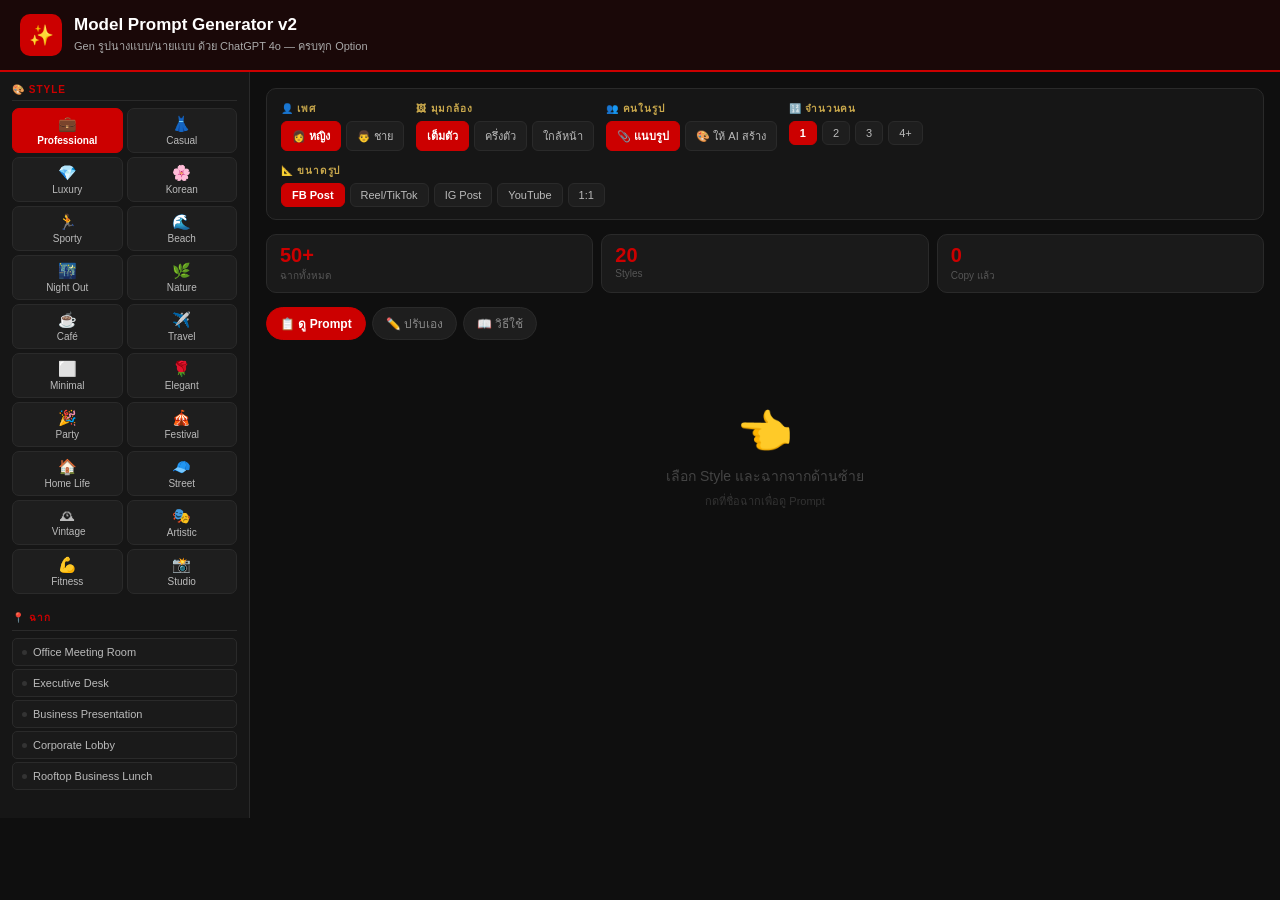
<file: index.html>
<!DOCTYPE html>
<html lang="th">
<head>
<meta charset="UTF-8">
<meta name="viewport" content="width=device-width, initial-scale=1.0">
<title>Model Prompt Generator v2</title>
<style>
*{box-sizing:border-box;margin:0;padding:0}
body{font-family:Arial,sans-serif;background:#0f0f0f;color:#f0f0f0}
.header{background:#1a0808;border-bottom:2px solid #CC0000;padding:14px 20px;display:flex;align-items:center;gap:12px}
.header-icon{width:42px;height:42px;background:#CC0000;border-radius:10px;display:flex;align-items:center;justify-content:center;font-size:20px;flex-shrink:0}
.header h1{font-size:17px;font-weight:700;color:#fff}
.header p{font-size:11px;color:#aaa;margin-top:2px}
.layout{display:flex}
.sidebar{width:250px;min-width:250px;background:#161616;border-right:1px solid #2a2a2a;padding:12px;overflow-y:auto}
.sidebar-label{font-size:10px;font-weight:700;color:#CC0000;text-transform:uppercase;letter-spacing:1px;margin-bottom:7px;padding-bottom:5px;border-bottom:1px solid #2a2a2a}
.sidebar-section{margin-bottom:16px}
.style-grid{display:grid;grid-template-columns:1fr 1fr;gap:4px}
.style-btn{background:#1e1e1e;border:1px solid #2a2a2a;border-radius:7px;padding:6px 4px;cursor:pointer;text-align:center;font-size:10px;color:#bbb;transition:all .15s}
.style-btn:hover{border-color:#CC0000;color:#fff;background:#2a1010}
.style-btn.active{background:#CC0000;border-color:#CC0000;color:#fff;font-weight:700}
.style-icon{font-size:15px;display:block;margin-bottom:2px}
.scene-list{display:flex;flex-direction:column;gap:3px}
.scene-item{background:#1a1a1a;border:1px solid #2a2a2a;border-radius:5px;padding:7px 9px;cursor:pointer;font-size:11px;color:#bbb;display:flex;align-items:center;gap:6px;transition:all .15s}
.scene-item:hover{background:#252525;border-color:#444;color:#fff}
.scene-item.active{background:#2a0808;border-color:#CC0000;color:#ff8080;font-weight:600}
.scene-dot{width:5px;height:5px;border-radius:50%;background:#333;flex-shrink:0}
.scene-item.active .scene-dot{background:#CC0000}
.content{flex:1;padding:16px;min-width:0}
/* Options bar */
.options-bar{background:#161616;border:1px solid #2a2a2a;border-radius:10px;padding:12px 14px;margin-bottom:14px;display:flex;flex-wrap:wrap;gap:12px;align-items:flex-start}
.opt-group{display:flex;flex-direction:column;gap:5px;min-width:120px}
.opt-label{font-size:10px;font-weight:700;color:#C9A84C;text-transform:uppercase;letter-spacing:.8px}
.opt-row{display:flex;gap:5px;flex-wrap:wrap}
.opt-btn{background:#1e1e1e;border:1px solid #2a2a2a;border-radius:6px;padding:5px 10px;font-size:11px;color:#bbb;cursor:pointer;transition:all .15s;white-space:nowrap}
.opt-btn:hover{border-color:#555;color:#fff}
.opt-btn.active{background:#CC0000;border-color:#CC0000;color:#fff;font-weight:700}
.opt-btn.active-blue{background:#1a237e;border-color:#3f51b5;color:#90caf9;font-weight:700}
/* Tabs */
.tab-row{display:flex;gap:6px;margin-bottom:14px;flex-wrap:wrap}
.tab-btn{background:#1e1e1e;border:1px solid #2a2a2a;border-radius:20px;padding:6px 13px;font-size:12px;color:#888;cursor:pointer;transition:all .15s}
.tab-btn:hover{border-color:#555;color:#fff}
.tab-btn.active{background:#CC0000;border-color:#CC0000;color:#fff;font-weight:700}
/* Stats */
.stats-row{display:flex;gap:8px;margin-bottom:14px}
.stat-card{background:#1a1a1a;border:1px solid #2a2a2a;border-radius:10px;padding:9px 13px;flex:1}
.stat-num{font-size:20px;font-weight:800;color:#CC0000}
.stat-label{font-size:10px;color:#555;margin-top:1px}
/* Prompt card */
.prompt-card{background:#161616;border:1px solid #2a2a2a;border-radius:12px;padding:18px}
.prompt-header{display:flex;justify-content:space-between;align-items:flex-start;margin-bottom:12px}
.prompt-title{font-size:16px;font-weight:700;color:#fff}
.prompt-subtitle{font-size:11px;color:#888;margin-top:2px}
.prompt-badge{background:#CC0000;color:#fff;font-size:11px;font-weight:700;padding:3px 9px;border-radius:20px;white-space:nowrap}
.section-label{font-size:10px;font-weight:700;color:#C9A84C;text-transform:uppercase;letter-spacing:1px}
.prompt-text{background:#0d0d0d;border:1px solid #2a2a2a;border-radius:8px;padding:13px;font-size:12px;line-height:1.8;color:#ddd;font-family:'Courier New',monospace;white-space:pre-wrap;word-break:break-word;margin-bottom:12px}
/* Thai summary */
.thai-summary{background:#0d1a0d;border:1px solid #1a3a1a;border-radius:8px;padding:12px;margin-bottom:12px}
.thai-summary-title{font-size:10px;font-weight:700;color:#4CAF50;text-transform:uppercase;letter-spacing:1px;margin-bottom:8px}
.thai-row{display:flex;gap:7px;margin-bottom:6px;align-items:flex-start}
.thai-tag{background:#1a3a1a;color:#4CAF50;font-size:10px;font-weight:700;padding:2px 7px;border-radius:10px;white-space:nowrap;flex-shrink:0;min-width:52px;text-align:center}
.thai-val{font-size:12px;color:#c8e6c9;line-height:1.4}
/* BG Upload */
.bg-upload-section{background:#0a0a1a;border:1px solid #2a2a3a;border-radius:8px;padding:12px;margin-bottom:12px}
.bg-upload-title{font-size:10px;font-weight:700;color:#7986CB;text-transform:uppercase;letter-spacing:1px;margin-bottom:8px}
.bg-upload-area{border:2px dashed #2a2a3a;border-radius:7px;padding:12px;text-align:center;cursor:pointer;transition:all .2s}
.bg-upload-area:hover,.bg-upload-area.has-image{border-color:#7986CB;background:#0d0d22}
.bg-preview{display:flex;align-items:center;gap:9px}
.bg-preview-img{width:55px;height:40px;object-fit:cover;border-radius:5px;border:1px solid #2a2a3a}
.bg-preview-info{flex:1;text-align:left}
.bg-preview-name{font-size:11px;color:#fff;font-weight:600}
.bg-preview-sub{font-size:10px;color:#777;margin-top:1px}
.bg-clear-btn{background:none;border:1px solid #333;border-radius:5px;color:#888;font-size:11px;padding:3px 7px;cursor:pointer}
.bg-clear-btn:hover{border-color:#CC0000;color:#CC0000}
.bg-placeholder{color:#555;font-size:12px}
.bg-placeholder span{display:block;font-size:20px;margin-bottom:3px}
.bg-note{font-size:10px;color:#444;margin-top:6px}
/* Buttons */
.btn-row{display:flex;gap:7px;flex-wrap:wrap}
.btn{border:none;border-radius:7px;padding:8px 14px;font-size:12px;font-weight:600;cursor:pointer;transition:all .15s}
.btn-primary{background:#CC0000;color:#fff}
.btn-primary:hover{background:#aa0000}
.btn-secondary{background:#1e1e1e;border:1px solid #333;color:#ccc}
.btn-secondary:hover{background:#282828;color:#fff}
.btn-gold{background:#C9A84C;color:#000}
.btn-gold:hover{background:#b8963e}
/* Custom form */
.custom-card{background:#161616;border:1px solid #2a2a2a;border-radius:12px;padding:18px}
.custom-card h3{font-size:13px;font-weight:700;color:#C9A84C;margin-bottom:12px}
.input-grid{display:grid;grid-template-columns:1fr 1fr;gap:9px;margin-bottom:12px}
.input-group{display:flex;flex-direction:column;gap:4px}
.input-label{font-size:10px;color:#777;font-weight:700;text-transform:uppercase}
.input-field{background:#0d0d0d;border:1px solid #2a2a2a;border-radius:6px;padding:7px 9px;font-size:12px;color:#fff;outline:none;width:100%;transition:border .15s}
.input-field:focus{border-color:#CC0000}
.input-field option{background:#1a1a1a}
/* Howto */
.howto-card{background:#161616;border:1px solid #2a2a2a;border-radius:12px;padding:18px}
.howto-card h3{font-size:13px;font-weight:700;color:#C9A84C;margin-bottom:12px}
.step{margin-bottom:10px;font-size:13px;color:#ccc;line-height:1.6}
.step strong{color:#CC0000}
.tip-box{background:#0d0d0d;border:1px solid #2a2a2a;border-radius:7px;padding:12px;margin-top:12px}
.tip-title{color:#C9A84C;font-weight:700;font-size:12px;margin-bottom:7px}
.tip{font-size:11px;color:#aaa;margin-bottom:4px}
/* Toast */
.toast{position:fixed;bottom:18px;right:18px;background:#C9A84C;color:#000;padding:9px 16px;border-radius:7px;font-size:13px;font-weight:700;opacity:0;transition:opacity .3s;pointer-events:none;z-index:9999}
.toast.show{opacity:1}
.divider{border:none;border-top:1px solid #2a2a2a;margin:12px 0}
.empty-state{text-align:center;padding:50px 20px;color:#444}
.empty-icon{font-size:44px;margin-bottom:9px}
/* Size info badge */
.size-badge{display:inline-flex;align-items:center;gap:5px;background:#0d1a2a;border:1px solid #1a3a5a;border-radius:6px;padding:4px 10px;font-size:11px;color:#90caf9;margin-top:8px}
</style>
</head>
<body>
<div class="header">
  <div class="header-icon">✨</div>
  <div><h1>Model Prompt Generator v2</h1><p>Gen รูปนางแบบ/นายแบบ ด้วย ChatGPT 4o — ครบทุก Option</p></div>
</div>

<div class="layout">
<div class="sidebar">
  <div class="sidebar-section">
    <div class="sidebar-label">🎨 Style</div>
    <div class="style-grid" id="styleGrid"></div>
  </div>
  <div class="sidebar-section">
    <div class="sidebar-label">📍 ฉาก</div>
    <div class="scene-list" id="sceneList"></div>
  </div>
</div>

<div class="content">
  <!-- OPTIONS BAR -->
  <div class="options-bar">
    <div class="opt-group">
      <div class="opt-label">👤 เพศ</div>
      <div class="opt-row">
        <div class="opt-btn active" id="g-female" onclick="setGender('female')">👩 หญิง</div>
        <div class="opt-btn" id="g-male" onclick="setGender('male')">👨 ชาย</div>
      </div>
    </div>
    <div class="opt-group">
      <div class="opt-label">🖼 มุมกล้อง</div>
      <div class="opt-row">
        <div class="opt-btn active" id="fr-full" onclick="setFrame('full')">เต็มตัว</div>
        <div class="opt-btn" id="fr-half" onclick="setFrame('half')">ครึ่งตัว</div>
        <div class="opt-btn" id="fr-close" onclick="setFrame('close')">ใกล้หน้า</div>
      </div>
    </div>
    <div class="opt-group">
      <div class="opt-label">👥 คนในรูป</div>
      <div class="opt-row">
        <div class="opt-btn active" id="sub-ref" onclick="setSubject('ref')">📎 แนบรูป</div>
        <div class="opt-btn" id="sub-gen" onclick="setSubject('gen')">🎨 ให้ AI สร้าง</div>
      </div>
    </div>
    <div class="opt-group" id="countGroup">
      <div class="opt-label">🔢 จำนวนคน</div>
      <div class="opt-row">
        <div class="opt-btn active" id="cnt-1" onclick="setCount(1)">1</div>
        <div class="opt-btn" id="cnt-2" onclick="setCount(2)">2</div>
        <div class="opt-btn" id="cnt-3" onclick="setCount(3)">3</div>
        <div class="opt-btn" id="cnt-4" onclick="setCount(4)">4+</div>
      </div>
    </div>
    <div class="opt-group">
      <div class="opt-label">📐 ขนาดรูป</div>
      <div class="opt-row">
        <div class="opt-btn active" id="sz-fb" onclick="setSize('fb')">FB Post</div>
        <div class="opt-btn" id="sz-reel" onclick="setSize('reel')">Reel/TikTok</div>
        <div class="opt-btn" id="sz-ig" onclick="setSize('ig')">IG Post</div>
        <div class="opt-btn" id="sz-yt" onclick="setSize('yt')">YouTube</div>
        <div class="opt-btn" id="sz-sq" onclick="setSize('sq')">1:1</div>
      </div>
    </div>
  </div>

  <div class="stats-row">
    <div class="stat-card"><div class="stat-num" id="statScenes">120+</div><div class="stat-label">ฉากทั้งหมด</div></div>
    <div class="stat-card"><div class="stat-num">20</div><div class="stat-label">Styles</div></div>
    <div class="stat-card"><div class="stat-num" id="statCopied">0</div><div class="stat-label">Copy แล้ว</div></div>
  </div>

  <div class="tab-row">
    <div class="tab-btn active" id="tab-prompt" onclick="setTab('prompt')">📋 ดู Prompt</div>
    <div class="tab-btn" id="tab-custom" onclick="setTab('custom')">✏️ ปรับเอง</div>
    <div class="tab-btn" id="tab-howto" onclick="setTab('howto')">📖 วิธีใช้</div>
  </div>

  <div id="view-prompt">
    <div id="promptOutput">
      <div class="empty-state"><div class="empty-icon">👈</div><p style="font-size:14px;margin-bottom:5px">เลือก Style และฉากจากด้านซ้าย</p><p style="font-size:11px;color:#333">กดที่ชื่อฉากเพื่อดู Prompt</p></div>
    </div>
  </div>

  <div id="view-custom" style="display:none">
    <div class="custom-card">
      <h3>✏️ ปรับ Prompt เองได้ทุกส่วน</h3>
      <div class="input-grid">
        <div class="input-group"><div class="input-label">ทรงผม</div>
          <select class="input-field" id="c-hair">
            <option value="long straight black hair, middle parted">ยาวตรง สีดำ</option>
            <option value="short bob cut, jet black, sleek">บ็อบสั้น สีดำ</option>
            <option value="long wavy hair with caramel highlights">ยาวหยัก ไฮไลต์</option>
            <option value="high sleek ponytail">หางม้าสูง</option>
            <option value="messy bun with face-framing strands">มวยสูง</option>
            <option value="pixie cut, sleek and edgy">พิกซี่สั้น</option>
            <option value="braided ponytail">เปียหางม้า</option>
            <option value="shoulder-length with curtain bangs">ประบ่า ม่านหน้า</option>
            <option value="short textured undercut, modern">ทรงสั้น Undercut ชาย</option>
            <option value="medium length side-parted, neat">กลางแสกข้าง เรียบ ชาย</option>
            <option value="short crew cut, professional">ทรงสั้นชาย Professional</option>
          </select>
        </div>
        <div class="input-group"><div class="input-label">การแต่งหน้า/หน้า</div>
          <select class="input-field" id="c-makeup">
            <option value="natural minimal makeup, dewy glass skin">เนเชอรัล กลอส</option>
            <option value="full glam, bold red lips, sculpted contour">Full glam ลิปแดง</option>
            <option value="Korean glass skin, gradient pink lips">Korean glass skin</option>
            <option value="smokey eye, nude matte lips">Smokey eye</option>
            <option value="fresh no-makeup look">No-makeup look</option>
            <option value="sun-kissed bronzed glow">Bronzed glow</option>
            <option value="clean groomed look, light foundation, defined brows">ชายแต่งหน้าเบา</option>
            <option value="natural masculine skin, slight groom">ชายหน้าธรรมชาติ</option>
          </select>
        </div>
        <div class="input-group"><div class="input-label">เสื้อผ้า</div>
          <select class="input-field" id="c-outfit">
            <option value="crisp white blazer with tailored black trousers">สูทขาว กางเกงดำ</option>
            <option value="deep red elegant evening gown">เดรสยาวสีแดง</option>
            <option value="casual white t-shirt with light blue jeans">ยีนส์ เสื้อยืดขาว</option>
            <option value="floral wrap midi dress in soft pink">เดรสลายดอก</option>
            <option value="sporty activewear set in coral and white">ชุดกีฬาสีคอรัล</option>
            <option value="navy blue business suit, white shirt, tie">สูทกรมท่าชาย ไทด์</option>
            <option value="casual smart-casual outfit, chinos and polo shirt">Polo + กางเกง Chinos</option>
            <option value="streetwear outfit, oversized hoodie, cargo pants">Streetwear Hoodie Cargo</option>
          </select>
        </div>
        <div class="input-group"><div class="input-label">ฉาก</div>
          <select class="input-field" id="c-scene">
            <option value="modern glass office with city skyline view">ออฟฟิศกระจก วิวเมือง</option>
            <option value="luxury hotel lobby with marble floors">ล็อบบี้โรงแรมหรู</option>
            <option value="cozy outdoor café terrace with lush greenery">คาเฟ่กลางแจ้ง</option>
            <option value="tropical beach with crystal clear turquoise water">ชายหาดทะเลใส</option>
            <option value="rooftop restaurant at golden hour">Rooftop ยามพระอาทิตย์ตก</option>
            <option value="minimalist white photography studio">สตูดิโอขาว</option>
            <option value="night city streets with neon lights">เมืองกลางคืน นีออน</option>
          </select>
        </div>
        <div class="input-group"><div class="input-label">แสง</div>
          <select class="input-field" id="c-light">
            <option value="warm golden hour sunlight">Golden hour</option>
            <option value="soft professional studio strobe lighting">Studio strobe</option>
            <option value="bright natural daylight, fresh and airy">แสงธรรมชาติ</option>
            <option value="moody dramatic side lighting">Dramatic moody</option>
            <option value="cool blue night lighting">Night blue</option>
          </select>
        </div>
        <div class="input-group"><div class="input-label">โพส</div>
          <select class="input-field" id="c-pose">
            <option value="confident smile, looking directly at camera">มั่นใจ มองกล้อง</option>
            <option value="candid natural laugh">หัวเราะธรรมชาติ</option>
            <option value="sitting gracefully, hands folded">นั่งอย่างสง่า</option>
            <option value="walking forward naturally">กำลังเดิน</option>
            <option value="standing with one hand on hip">มือเท้าสะเอว</option>
          </select>
        </div>
      </div>
      <div class="btn-row" style="margin-bottom:12px">
        <button class="btn btn-primary" onclick="genCustom()">✨ สร้าง Prompt</button>
        <button class="btn btn-secondary" onclick="randomCustom()">🎲 สุ่มทั้งหมด</button>
      </div>
      <div id="customOut"></div>
    </div>
  </div>

  <div id="view-howto" style="display:none">
    <div class="howto-card">
      <h3>📖 วิธีใช้งาน</h3>
      <div class="step"><strong>Step 1:</strong> ตั้งค่า Option ด้านบน — เพศ / มุมกล้อง / จำนวนคน / ขนาดรูป</div>
      <div class="step"><strong>Step 2:</strong> เลือก Style ซ้ายบน → กดชื่อฉาก → ดู Prompt ขึ้นมาทางขวา</div>
      <div class="step"><strong>Step 3:</strong> (ถ้า "แนบรูป") เปิด ChatGPT → กด 📎 แนบรูปนางแบบ/นายแบบ</div>
      <div class="step"><strong>Step 4:</strong> กด "📋 Copy Prompt" → วางใน ChatGPT → Enter</div>
      <div class="tip-box">
        <div class="tip-title">💡 Tips</div>
        <div class="tip">• "แนบรูป" = ChatGPT จะล็อกหน้าตามรูปที่คุณแนบ</div>
        <div class="tip">• "ให้ AI สร้าง" = ChatGPT จะสร้างตัวละครใหม่ตามที่ระบุใน Prompt</div>
        <div class="tip">• ถ้าหน้าเปลี่ยน เพิ่ม: "MUST keep identical face from photo"</div>
        <div class="tip">• แนบรูปฉากหลังได้ในช่อง "พื้นหลังที่ต้องการ"</div>
      </div>
    </div>
  </div>
</div>
</div>

<div class="toast" id="toast">✅ Copy แล้ว! ไปวางใน ChatGPT ได้เลย</div>
<script>
// ===== GLOBAL STATE =====
var gender = 'female';
var frame = 'full';
var subject = 'ref';
var count = 1;
var imgSize = 'fb';
var currentStyle = 'professional';
var currentScene = null;
var currentTab = 'prompt';
var copiedCount = 0;
var bgImageData = null;
var bgImageName = '';

// ===== SIZE CONFIG =====
var SIZES = {
  fb:   { label:'Facebook Post', ratio:'4:5', px:'1080x1350px', note:'โพสต์ Facebook แนวตั้ง' },
  reel: { label:'Reel / TikTok', ratio:'9:16', px:'1080x1920px', note:'Reels, TikTok, Shorts' },
  ig:   { label:'IG Square', ratio:'1:1', px:'1080x1080px', note:'Instagram โพสต์สี่เหลี่ยม' },
  yt:   { label:'YouTube Thumbnail', ratio:'16:9', px:'1280x720px', note:'YouTube thumbnail' },
  sq:   { label:'Square 1:1', ratio:'1:1', px:'1080x1080px', note:'ทั่วไป Square' }
};

// ===== DATA =====
var DATA = {
  professional: { label:"💼 Professional", scenes: [
    { name:"Office Meeting Room", hair:"High sleek ponytail, jet black", makeup:"Natural professional makeup, neutral lips", outfit:"Crisp white blouse, tailored navy blazer, pearl earrings", scene:"Modern glass meeting room, city skyline view", light:"Soft natural daylight, floor-to-ceiling windows", pose:"Standing confidently, arms crossed, slight smile", th_hair:"หางม้าสูง เรียบ สีดำ", th_makeup:"เนเชอรัล คิ้วชัด ลิปนู้ด", th_outfit:"เสื้อเชิ้ตขาว สูทกรมท่า ต่างหูมุก", th_scene:"ห้องประชุมกระจก วิวเมือง", th_light:"แสงธรรมชาตินุ่ม", th_pose:"ยืนมั่นใจ แขนกอด ยิ้มเบา" },
    { name:"Executive Desk", hair:"Shoulder-length blowout, dark brown", makeup:"Polished makeup, muted rose lips", outfit:"Burgundy structured blazer, silk blouse, gold jewelry", scene:"Luxurious executive office, bookshelves, desk lamp", light:"Warm tungsten lamp mixed with daylight", pose:"Sitting at desk, hands clasped, confident eye contact", th_hair:"ประบ่า บลอว์เอาต์ น้ำตาลเข้ม", th_makeup:"คอนทัวร์เบา ลิปชมพูอมแดง", th_outfit:"สูทเบอร์กันดี เสื้อไหม เครื่องทอง", th_scene:"ห้องทำงาน Executive โต๊ะไม้ ชั้นหนังสือ", th_light:"ไฟโคมอบอุ่น + แสงธรรมชาติ", th_pose:"นั่งโต๊ะ มือประกบ มองกล้อง" },
    { name:"Business Presentation", hair:"Side-parted, long straight, jet black", makeup:"Bold red lip, defined eye makeup", outfit:"Charcoal grey power suit, white shirt, pointed heels", scene:"Modern conference room, presentation screen", light:"Bright even overhead corporate lighting", pose:"Standing beside screen, one hand pointing", th_hair:"แสกข้าง ยาวตรง ดำสนิท", th_makeup:"ลิปแดงจัด ตาชัด", th_outfit:"สูทเทาเข้ม เสื้อขาว รองเท้าหัวแหลม", th_scene:"ห้องประชุม มีจอ Presentation", th_light:"แสงออฟฟิศสว่างสม่ำเสมอ", th_pose:"ยืนชี้จอ ดูมีส่วนร่วม" },
    { name:"Corporate Lobby", hair:"French twist updo, elegant", makeup:"Gold shimmer eyeshadow, nude glossy lips", outfit:"Black structured midi dress, gold earrings, strapped heels", scene:"Grand lobby, marble floors, modern art installation", light:"Dramatic architectural lighting", pose:"Walking through lobby, portfolio in hand", th_hair:"มวยฝรั่งเศส หรูหรา", th_makeup:"อายแชโดว์ทอง ลิปนู้ดกลอส", th_outfit:"เดรสดำ ต่างหูทองใหญ่ รองเท้าสายรัด", th_scene:"ล็อบบี้บริษัท พื้นหินอ่อน งานศิลป์", th_light:"ไฟสถาปัตย์ ขาวเย็น + อุ่น", th_pose:"เดินแบบ candid พอร์ตโฟลิโอในมือ" },
    { name:"Rooftop Business Lunch", hair:"Low chignon bun, gold clip", makeup:"Warm glowy makeup, berry stained lips", outfit:"Camel wrap dress, blazer draped, gold watch", scene:"Rooftop restaurant terrace, Bangkok skyline", light:"Golden hour warm sunlight", pose:"Seated at table, champagne flute, sophisticated smile", th_hair:"มวยต่ำ เรียบ กิ๊บทอง", th_makeup:"กลอว์อบอุ่น บรอนซ์ ลิปเบอร์รี่", th_outfit:"เดรสพันสีคาเมล สูทพาด นาฬิกาทอง", th_scene:"Rooftop กรุงเทพ โต๊ะอาหารสวยงาม", th_light:"Golden hour อบอุ่น", th_pose:"นั่งโต๊ะ ถือแก้วแชมเปญ ยิ้มอ่อนโยน" }
  ]},
  casual: { label:"👗 Casual", scenes: [
    { name:"Weekend Brunch", hair:"Messy bun with loose strands", makeup:"Fresh dewy skin, mascara, rosy cheeks", outfit:"Oversized cream linen shirt, high-waisted jeans, white sneakers", scene:"Bright airy brunch restaurant, rattan furniture, potted plants", light:"Bright natural morning sunlight", pose:"Laughing naturally, holding coffee cup with both hands", th_hair:"มวยสูงยุ่งๆ ธรรมชาติ", th_makeup:"ผิวกลอส มาสคาร่า แก้มชมพู", th_outfit:"เสื้อลินินครีม ยีนส์เอวสูง สนีกเกอร์ขาว", th_scene:"ร้านบรั้นช์สว่าง เฟอร์นิเจอร์หวาย ต้นไม้", th_light:"แสงเช้าสดใส", th_pose:"หัวเราะ ถือแก้วกาแฟสองมือ" },
    { name:"Shopping Day", hair:"Half-up half-down with soft waves, silk scrunchie", makeup:"Light BB cream, glossy lips, mascara", outfit:"Pastel lavender hoodie, white mini skirt, platform sneakers", scene:"Trendy shopping district, colorful storefronts", light:"Bright midday sunlight", pose:"Holding shopping bags, turning to smile at camera", th_hair:"ครึ่งขึ้นครึ่งลง ลอนนุ่ม สครันชี่ผ้าไหม", th_makeup:"BB cream กลอส", th_outfit:"ฮู้ดม่วง Pastel สเกิร์ตขาว สนีกเกอร์พื้นสูง", th_scene:"ย่านช้อปปิ้ง ร้านค้าสีสัน", th_light:"แสงกลางวันสดใส", th_pose:"ถุงช้อปปิ้ง หันยิ้มกล้อง" },
    { name:"Park Afternoon", hair:"Low ponytail, natural, few flyaways", makeup:"SPF tinted moisturizer, rosy cheeks", outfit:"Striped linen wide-leg pants, fitted white tank, sneakers", scene:"Lush green park, tall trees, dappled shade", light:"Beautiful filtered sunlight through tree canopy", pose:"Sitting on grass, leaning back on hands, laughing freely", th_hair:"หางม้าต่ำ ผมหลุดนิดหน่อย", th_makeup:"กันแดดรองพื้น แก้มสีชมพู", th_outfit:"กางเกงลินินลาย Wide-leg เสื้อยืดขาว สนีกเกอร์", th_scene:"สวนสาธารณะร่มรื่น ต้นไม้ใหญ่", th_light:"แสงลอดกิ่งไม้สวย", th_pose:"นั่งสนาม เอนหลังมือ หัวเราะอิสระ" }
  ]},
  luxury: { label:"💎 Luxury", scenes: [
    { name:"5-Star Hotel Balcony", hair:"Hollywood waves, long, dark, lustrous", makeup:"Full glamour, smokey amber eye, sculpted contour, nude glossy lips", outfit:"Silk champagne slip dress, diamond jewelry, strappy heels", scene:"Private balcony, infinity pool, tropical ocean view, sunset", light:"Dramatic golden sunset, orange pink horizon, backlit glow", pose:"Leaning on marble railing, wind in hair, gazing at horizon", th_hair:"เวฟฮอลลีวูด ยาว ดำเงางาม", th_makeup:"ตาเต็ม Smokey คอนทัวร์ ลิปนู้ดกลอส", th_outfit:"เดรสไหมสีแชมเปญ เพชร รองเท้าสายรัด", th_scene:"ระเบียงโรงแรม 5 ดาว สระอินฟินิตี้ วิวทะเล พระอาทิตย์ตก", th_light:"พระอาทิตย์ตกทอง Backlit", th_pose:"เอนราวบัลโคนีหินอ่อน มองขอบฟ้า" },
    { name:"Private Yacht", hair:"Tousled long waves, sun-bleached highlights", makeup:"Bronzed sun-kissed, gold shimmer, peachy coral lips", outfit:"White broderie anglaise resort set, sun hat, gold bracelet", scene:"Luxury yacht deck, deep blue sea, champagne on teak table", light:"Mediterranean midday sun, sparkle on ocean water", pose:"Sitting at yacht bow, looking out to sea, pure joy", th_hair:"เวฟยาวยุ่งๆ ไฮไลต์แสงแดด", th_makeup:"ผิวบรอนซ์ กลิตเตอร์ทอง ลิปคอรัล", th_outfit:"ชุด Resort ขาวปักลาย หมวกใบใหญ่ กำไลทอง", th_scene:"ดาดฟ้าเรือยอร์ช ทะเลน้ำเงินเข้ม แชมเปญบนโต๊ะ", th_light:"แสงกลางวันเมดิเตอร์เรเนียน", th_pose:"นั่งหัวเรือ มองทะเล ยิ้มสุขใจ" },
    { name:"Luxury Penthouse Pool", hair:"Sleek wet-look hair, slicked back", makeup:"Waterproof bold red lip, natural glowing skin", outfit:"Designer swimsuit, flowing silk pareo, tortoiseshell sunglasses, gold jewelry", scene:"Rooftop infinity pool, city skyline 360 degrees, glass railings, sunset", light:"Golden hour, warm apricot sky, reflections on pool water", pose:"Stepping out of pool, water glistening, confident over-shoulder look", th_hair:"ผมเปียกสลิกแบ็ค ดูดราม่า", th_makeup:"ลิปแดงกันน้ำ ผิวกลอว์", th_outfit:"ชุดว่ายน้ำดีไซเนอร์ ผ้าไหมพัน แว่น Tortoiseshell เครื่องประดับทอง", th_scene:"สระอินฟินิตี้ Penthouse วิว 360 พระอาทิตย์ตก", th_light:"Golden hour ท้องฟ้าสีแอปริคอต เงาสะท้อนน้ำ", th_pose:"ก้าวออกจากสระ น้ำเปล่งประกาย เหลียวหลัง มั่นใจ" }
  ]},
  korean: { label:"🌸 Korean", scenes: [
    { name:"Cherry Blossom Park", hair:"Soft curtain bangs, long straight, subtle caramel highlights", makeup:"Korean glass skin, gradient cherry blossom lips, puppy liner", outfit:"Pastel pink maxi dress with lace, white cardigan, Mary Jane shoes", scene:"Korean park, cherry blossom bloom, pink petals falling, wooden bridge", light:"Soft diffused spring light, pink petal bokeh, dreamy", pose:"Catching falling petals, looking up softly, peaceful smile", th_hair:"ม่านหน้านุ่ม ยาวตรง ไฮไลต์คาราเมลอ่อน", th_makeup:"Glass skin Korean ลิป Gradient ชมพูซากุระ Puppy liner", th_outfit:"เดรสยาวชมพู Pastel ลูกไม้ คาร์ดิแกนขาว รองเท้า Mary Jane", th_scene:"สวนสาธารณะเกาหลี ซากุระบาน กลีบร่วง สะพานไม้ริมบึง", th_light:"แสงฤดูใบไม้ผลินุ่ม โบเก้กลีบซากุระ", th_pose:"รับกลีบซากุระร่วง มองขึ้น ยิ้มสงบ" },
    { name:"K-Drama Rooftop", hair:"Windswept romantic waves, slightly messy", makeup:"Soft romantic Korean, flushed cheeks, pink tinted lips", outfit:"Oversized cream cable knit sweater, wide-leg jeans, canvas sneakers", scene:"Rooftop of Korean apartment building at night, city lights, fairy lights above", light:"Warm fairy lights glow, soft blue night sky, romantic", pose:"Hugging knees on rooftop chair, gazing at city lights, wistful", th_hair:"เวฟโรแมนติก ลมพัดเบาๆ", th_makeup:"Korean โรแมนติก แก้มชมพู ลิปสีชมพู", th_outfit:"สเวตเตอร์ถักครีม Oversized ยีนส์ขากว้าง รองเท้าผ้าใบ", th_scene:"ดาดฟ้าอพาร์ตเมนต์เกาหลีกลางคืน ไฟเมือง ไฟนางฟ้า", th_light:"ไฟนางฟ้าอบอุ่น ท้องฟ้าน้ำเงินนุ่ม", th_pose:"กอดเข่าบนเก้าอี้ดาดฟ้า มองไฟเมือง เหม่อฝัน" }
  ]},
  sporty: { label:"🏃 Sporty", scenes: [
    { name:"Morning Run Trail", hair:"Sporty high ponytail, athletic headband", makeup:"Bare skin, natural flush, SPF only", outfit:"Color-blocked running set in coral and white, running shoes, sports watch", scene:"Forest trail at sunrise, golden light through trees, misty morning", light:"Sunrise warm golden light, atmospheric mist", pose:"Mid-stride running, hair flying, focused determined expression", th_hair:"หางม้าสูง Sporty คาดผม", th_makeup:"ผิวธรรมชาติ หน้าแดงจากออกกำลัง กันแดด", th_outfit:"ชุดวิ่ง Color-block คอรัล+ขาว รองเท้าวิ่ง นาฬิกากีฬา", th_scene:"ทางป่าสวยตอนพระอาทิตย์ขึ้น แสงทอง หมอกยามเช้า", th_light:"แสงพระอาทิตย์ขึ้นทอง + หมอก", th_pose:"วิ่งอยู่ ผมปลิว ดูมุ่งมั่น" },
    { name:"Rooftop Yoga", hair:"Loose low bun, zen and natural", makeup:"Completely bare, clear radiant skin", outfit:"High-end yoga set in sage green, seamless leggings, crop bralette", scene:"Rooftop yoga deck at sunrise, bamboo plants, terracotta pots, city view", light:"Gentle soft sunrise light, peaceful golden tones", pose:"Warrior II yoga pose, arms stretched, eyes closed, serene", th_hair:"มวยต่ำหลวมๆ เซน ธรรมชาติ", th_makeup:"ไม่แต่งหน้า ผิวใสเรเดียนต์", th_outfit:"ชุดโยคะ Sage green Seamless กางเกงแน่น บรา Crop", th_scene:"ดาดฟ้าโยคะตอนพระอาทิตย์ขึ้น ไม้ไผ่ กระถางดินเผา วิวเมือง", th_light:"แสงพระอาทิตย์ขึ้นนุ่ม สีทองสงบ", th_pose:"ท่า Warrior II แขนกาง หลับตา แข็งแกร่งและสงบ" }
  ]},
  beach: { label:"🌊 Beach", scenes: [
    { name:"Sunset Beach Walk", hair:"Long beach waves, salt-textured, golden highlights", makeup:"Sun-kissed bronzed glowing skin, waterproof mascara, coral lips", outfit:"Flowing boho beach dress in white, beaded sandals, shell anklet", scene:"Empty tropical beach at golden hour, wet sand reflecting sunset", light:"Spectacular beach sunset, orange pink purple sky, backlit glow", pose:"Walking along shoreline, sandals in hand, peaceful smile", th_hair:"เวฟยาว ผมทะเล ไฮไลต์แสงแดด", th_makeup:"ผิวบรอนซ์ Sun-kissed มาสคาร่ากันน้ำ ลิปคอรัล", th_outfit:"เดรสชายหาด Boho ขาว รองเท้าแตะลูกปัด กำไลเปลือกหอย", th_scene:"ชายหาดเขตร้อนว่างเปล่า Golden hour ทรายเปียกสะท้อน", th_light:"พระอาทิตย์ตกทะเลสวยมาก ส้ม ชมพู ม่วง Backlit", th_pose:"เดินตามแนวชายฝั่ง ถือรองเท้า ยิ้มสงบ" }
  ]},
  night: { label:"🌃 Night Out", scenes: [
    { name:"Wine Bar Date Night", hair:"Elegant low side bun, Hollywood-inspired, face-framing waves", makeup:"Sophisticated evening, burgundy ombre lip, bronze smokey eye", outfit:"Deep emerald velvet midi dress, nude heels, gold clutch, statement earrings", scene:"Upscale wine bar, exposed brick, moody low lighting", light:"Warm moody wine bar lighting, intimate and sophisticated", pose:"Holding wine glass by stem, swirling slightly, engaged smile", th_hair:"มวยข้างต่ำ Hollywood เวฟเฟรมหน้า", th_makeup:"ลิปเบอร์กันดีไล่เฉด Smokey บรอนซ์ ผิวเรเดียนต์", th_outfit:"เดรสกำมะหยี่ Emerald กลมเข่า รองเท้านู้ด กระเป๋าทอง ต่างหู Statement", th_scene:"ไวน์บาร์หรู อิฐโชว์ ไฟมืด โชว์ขวดไวน์", th_light:"ไฟบาร์อบอุ่นมืด ดูสนิท หรู", th_pose:"ถือก้านแก้วไวน์ หมุนเบาๆ ยิ้มคุย" },
    { name:"Neon City Streets", hair:"Voluminous blowout, tousled, rock-inspired", makeup:"Bold graphic colorful makeup, electric eye, glossy lip", outfit:"Sheer bodysuit, structured mini dress, thigh-high boots, leather jacket", scene:"Cyberpunk neon-lit city streets at night, neon signs, light rain", light:"Neon pink and blue reflections on wet pavement, futuristic", pose:"Mid-stride, looking up at neon signs, rain on jacket, cinematic", th_hair:"บลอว์เอาต์ฟู Rockstar ยุ่งๆ", th_makeup:"ตาสีสด กลอส คอนทัวร์ชัด", th_outfit:"บอดี้สูทโปร่งใส + เดรส Mini สูง บูตต้นขา แจ็คเก็ตหนัง", th_scene:"ถนนเมืองกลางคืน Cyberpunk ป้ายนีออน ฝนตกเบา", th_light:"นีออนสีชมพูน้ำเงินสะท้อนพื้นเปียก ดูอนาคต", th_pose:"เดินอยู่ มองขึ้นป้ายนีออน ฝนบนแจ็คเก็ต" }
  ]},
  nature: { label:"🌿 Nature", scenes: [
    { name:"Lavender Field", hair:"Loose low braid with wildflowers", makeup:"Rosy natural look, flushed cheeks, dewy skin, pink stained lips", outfit:"Vintage floral prairie dress, straw hat, ankle boots, wicker basket", scene:"Endless purple lavender field, Provence, rolling hills, blue sky", light:"Warm afternoon light, slight golden haze, romantic and idyllic", pose:"Running through lavender rows, hat in hand, laughing, dress catching air", th_hair:"เปียต่ำหลวม สอดดอกไม้ป่า โรแมนติก", th_makeup:"แก้มชมพูธรรมชาติ ผิวกลอว์ ลิปชมพูอิ่ม", th_outfit:"เดรสลายดอกวินเทจ Prairie หมวกฟาง บูตข้อเท้า ตะกร้าหวาย", th_scene:"ทุ่งลาเวนเดอร์สีม่วง Provence เขาลูกคลื่น", th_light:"แสงบ่ายทอง หมอกบางๆ โรแมนติก", th_pose:"วิ่งผ่านแถวลาเวนเดอร์ ถือหมวก หัวเราะ เดรสปลิว" }
  ]},
  cafe: { label:"☕ Café", scenes: [
    { name:"Specialty Coffee Bar", hair:"Effortless shoulder-length waves, natural", makeup:"Coffee shop casual, tinted SPF, mascara, peach gloss", outfit:"Relaxed chic, tapered beige trousers, fitted knit top, loafers", scene:"Award-winning specialty coffee bar, exposed concrete, espresso machine", light:"Natural light from large windows, warm wooden accents", pose:"Watching barista pour latte art, anticipatory delighted smile", th_hair:"เวฟประบ่า ธรรมชาติ ไม่จัด", th_makeup:"กันแดดรองพื้น มาสคาร่า กลอสพีช", th_outfit:"กางเกงเบจ เสื้อถักแน่น รองเท้า Loafer กระเป๋าหนังเล็ก", th_scene:"คาเฟ่สเปเชียลตี้ คอนกรีต เครื่องชงกาแฟมืออาชีพ", th_light:"แสงธรรมชาติจากหน้าต่างใหญ่ ไม้อบอุ่น", th_pose:"มองบาริสต้าเทลาเต้อาร์ต ยิ้มตั้งใจ" },
    { name:"Rainy Day Café", hair:"Slightly damp from rain, natural waves, cozy", makeup:"Minimal pink-cheeked look, rosy and warm", outfit:"Oversized chunky knit in camel, warm scarf, jeans, ankle boots", scene:"Cozy café window seat, rain streaming down glass, warm interior", light:"Warm café interior light contrasting grey rainy window, hygge", pose:"Looking out rain-streaked window while holding hot drink, contemplative", th_hair:"ผมเปียกนิดจากฝน เวฟธรรมชาติ โคซี่", th_makeup:"แก้มชมพูจากอากาศ มินิมัล", th_outfit:"สเวตเตอร์ถักคาเมล Oversized ผ้าพันคออบอุ่น ยีนส์ บูตข้อเท้า", th_scene:"นั่งริมหน้าต่างคาเฟ่ ฝนไหลบนกระจก ข้างในอบอุ่น", th_light:"ไฟคาเฟ่อบอุ่น vs หน้าต่างฝนสีเทา Hygge", th_pose:"มองออกหน้าต่างฝน ถือแก้วร้อน ครุ่นคิด" }
  ]},
  travel: { label:"✈️ Travel", scenes: [
    { name:"Paris Streets", hair:"Chic French girl effortless messy bun, wisps framing face", makeup:"French minimal, mascara, red lip, clear skin", outfit:"Striped marinière top, tailored trousers, trench coat draped, ballet flats", scene:"Parisian boulevard, Eiffel Tower distant, café terrasse, blooming chestnuts", light:"Soft Parisian afternoon light, grey sky, romantic golden moments", pose:"Sitting at café terrasse, croissant in hand, people-watching", th_hair:"มวยยุ่ง French girl ลอนหน้าหลุด", th_makeup:"ฝรั่งเศส มินิมัล มาสคาร่า ลิปแดง ผิวใส", th_outfit:"เสื้อลายทาง Marinière กางเกงเรียบ เทรนช์โค้ทพาด รองเท้า Ballet", th_scene:"บูเลอวาร์ดปารีส หอไอเฟล Café terrasse ต้นเกาลัดบาน", th_light:"แสงบ่ายปารีสนุ่ม ฟ้าเทา ทองชั่วคราว", th_pose:"นั่งคาเฟ่ถือครัวซองต์ ดูคนเดิน ยิ้มสบาย" }
  ]},
  minimal: { label:"⬜ Minimal", scenes: [
    { name:"White Studio Portrait", hair:"Sleek middle-parted straight hair, ultra clean", makeup:"Absolutely minimal, clear glass skin, barely there brow gel", outfit:"Simple white linen wide-leg set, no jewelry", scene:"Pure white infinity cyclorama studio, no props", light:"Soft diffused studio light from large softbox, even and gentle", pose:"Simple direct gaze at camera, slight natural smile", th_hair:"แสกกลาง ตรงเรียบสุดขีด", th_makeup:"มินิมัลสุด ผิว Glass skin เจลคิ้วเบา", th_outfit:"ชุดลินินขาว Wide-leg เรียบ ไม่มีเครื่องประดับ", th_scene:"สตูดิโอขาวอินฟินิตี้ ไม่มีอะไรเลย แค่แสง", th_light:"แสง Softbox นุ่ม สม่ำเสมอ", th_pose:"มองกล้องตรงๆ ยิ้มธรรมชาติเบา Beauty portrait" }
  ]},
  elegant: { label:"🌹 Elegant", scenes: [
    { name:"Grand Opera House", hair:"Intricate French twist with pearl hair pins", makeup:"Timeless elegant, classic red lip, cat eye, luminous porcelain skin", outfit:"Black floor-length couture gown with beading, long gloves, diamond jewelry", scene:"Grand opera house, red velvet, gold balconies, massive chandelier", light:"Warm golden chandelier light, theatrical and glamorous", pose:"Standing on grand staircase, one hand on banister, looking back, classic film star", th_hair:"ผมเฟรนช์ทวิสต์ซับซ้อน กิ๊บมุก Couture", th_makeup:"ลิปแดง Classic ตาแมว ผิวพอร์ซเลนเรเดียนต์", th_outfit:"เดรสยาวถึงพื้น สีดำ ลายปัก ถุงมือยาว เพชร", th_scene:"โรงอุปรากรใหญ่ กำมะหยี่แดง ระเบียงทอง โคมไฟยักษ์", th_light:"โคมไฟทองอบอุ่น ดูโรงละคร หรูหรา", th_pose:"ยืนบันไดใหญ่ มือแตะราว เหลียวหลัง ดูเป็นดาราหนังคลาสสิก" }
  ]},
  party: { label:"🎉 Party", scenes: [
    { name:"Rooftop Club", hair:"Big voluminous curls, party-ready, glitter hair gems", makeup:"Full glam, dramatic smokey eye, glitter on cheekbones, deep plum lips", outfit:"Sequin mini dress in midnight blue, strappy heels, clutch, chandelier earrings", scene:"Exclusive rooftop club, city lights backdrop, DJ setup, bokeh lights", light:"Night club atmosphere, purple and blue accent lights, bokeh", pose:"On the dance floor, arms up, eyes closed, completely euphoric", th_hair:"ลอนใหญ่ฟู Party-ready กลิตเตอร์ประดับ", th_makeup:"Full glam Smokey ดราม่า กลิตเตอร์แก้ม ลิปพลัม", th_outfit:"เดรสเลื่อม Midnight blue สั้น รองเท้าสายรัด กระเป๋า Clutch ต่างหู Chandelier", th_scene:"คลับ Rooftop หรู ไฟเมือง DJ บรรยากาศปาร์ตี้ โบเก้ไฟ", th_light:"ไฟคลับ ม่วง น้ำเงิน โบเก้ฉากหลัง", th_pose:"บนฟลอร์เต้น แขนขึ้น หลับตา ดีใจสุดๆ" }
  ]},
  festival: { label:"🎪 Festival", scenes: [
    { name:"Music Festival", hair:"Boho festival hair, braids, flowers, gems, bandana", makeup:"Festival glam, glitter freckles, bold eye, holographic details", outfit:"Bohemian outfit, crochet crop top, high-waisted denim shorts, fringed boots, layered jewelry", scene:"Outdoor music festival, giant stage with light show, crowd energy, golden hour", light:"Festival golden hour with dramatic stage lights, magical atmosphere", pose:"Arms in air, eyes closed, completely lost in music", th_hair:"ผม Boho Festival เปีย ดอกไม้ เพชร บันดาน่า", th_makeup:"กลิตเตอร์กระ ตาเข้ม Holographic", th_outfit:"ชุด Boho Festival เสื้อโครเชต์ กางเกงยีนส์เอวสูง บูตพู่ สร้อยซ้อนชั้น", th_scene:"เทศกาลดนตรีกลางแจ้ง เวทีใหญ่ ไฟแสงสี พลังงานฝูงชน Golden hour", th_light:"Golden hour Festival + ไฟเวทีดราม่า", th_pose:"แขนขึ้น หลับตา หลงอยู่กับดนตรี" }
  ]},
  homelife: { label:"🏠 Home Life", scenes: [
    { name:"Morning Kitchen", hair:"Effortless morning bed-waves, soft and undone", makeup:"No makeup, fresh morning face, genuine natural beauty", outfit:"Soft pajama set in pale yellow, fluffy slippers, oversized cardigan", scene:"Scandinavian kitchen, morning sun streaming in, coffee brewing, fresh flowers", light:"Warm soft morning sunlight through kitchen window, golden and peaceful", pose:"Holding oversized mug with both hands, leaning on counter, content smile", th_hair:"ผมยุ่งๆ ตื่นนอน ธรรมชาติ", th_makeup:"ไม่แต่งเลย ผิวเช้าสด", th_outfit:"ชุดนอน Pastel เหลือง สลิปเปอร์ขนนุ่ม คาร์ดิแกน Oversized", th_scene:"ครัว Scandinavian แดดเช้า กาแฟชง ดอกไม้บนเคาน์เตอร์", th_light:"แสงเช้าผ่านหน้าต่างครัว ทอง สงบ", th_pose:"ถือแก้วกาแฟใหญ่สองมือ เอนเคาน์เตอร์ ยิ้มสบาย" }
  ]},
  streetwear: { label:"🧢 Street", scenes: [
    { name:"Graffiti Wall", hair:"Braids with gold rings, edgy and expressive", makeup:"Bold graphic eyeliner wings, orange-red lip, metallic liner", outfit:"Oversized graphic tee, cargo pants, chunky boots, layered chains, bucket hat", scene:"Urban street with large colorful graffiti mural, gritty urban setting", light:"Natural urban daylight, shadow play on textured walls", pose:"Leaning against wall, arms crossed, cool direct stare", th_hair:"เปียใส่ห่วงทอง ดูแข็งแกร่ง", th_makeup:"Eyeliner เส้นหนา ลิปส้มแดง ไลเนอร์เมทัลลิก", th_outfit:"เสื้อยืด Graphic Oversized Cargo สูง บูตหนัก สร้อยหลายชั้น Bucket hat", th_scene:"ถนนเมือง กำแพงกราฟฟิตี้สีสัน Urban", th_light:"แสงธรรมชาติกลางวัน เงาบนผนัง", th_pose:"พิงกำแพง แขนกอด จ้องกล้อง ดู Cool" }
  ]},
  vintage: { label:"🕰️ Vintage", scenes: [
    { name:"Retro Diner", hair:"Victory rolls pinup style", makeup:"Vintage pinup, matte red lip, winged liner, defined brows, rouge cheeks", outfit:"Polka dot fit and flare dress 1950s, pearls, kitten heels, white gloves", scene:"Classic American diner, red leather booths, jukebox, checkered floor, chrome details", light:"Warm retro diner light, nostalgic and inviting", pose:"Seated in booth, milkshake in hand, playful wink at camera", th_hair:"Victory rolls สไตล์ Pinup", th_makeup:"ลิปแดงด้าน Winged liner คิ้วชัด แก้มแดง", th_outfit:"เดรสลายจุด Fit and Flare 1950s ไข่มุก รองเท้าแมว ถุงมือขาว", th_scene:"ไดเนอร์อเมริกันคลาสสิก บูธหนังแดง จุ๊กบ็อกซ์ พื้นลายตาราง", th_light:"ไฟ retro อบอุ่น บรรยากาศโรแมนติก", th_pose:"นั่งบูธ ถือมิลค์เชค กระพริบตา" }
  ]},
  art: { label:"🎭 Artistic", scenes: [
    { name:"Art Gallery", hair:"Editorial avant-garde, extreme sleek or sculptural updo", makeup:"High art editorial, bold unexpected colors", outfit:"Conceptual designer piece, avant-garde silhouette", scene:"Contemporary art gallery white cube, large scale artworks, polished concrete", light:"Gallery track lighting, dramatic spotlight", pose:"Standing in conversation with artwork, head tilted in contemplation", th_hair:"ทรง Editorial Avant-garde หรือมวยประติมากรรม", th_makeup:"สีสันหนักแบบ High art ไม่ธรรมดา", th_outfit:"เสื้อผ้าแนวคิด Avant-garde ทรงสถาปัตย์", th_scene:"แกลเลอรีศิลปะ White cube งานศิลป์ใหญ่ พื้นคอนกรีต", th_light:"สปอตไลต์แทร็ก ดราม่า", th_pose:"ยืนดูงานศิลป์ เอียงหัวครุ่นคิด" }
  ]},
  fitness: { label:"💪 Fitness", scenes: [
    { name:"Pilates Studio", hair:"Clean low bun, ballet-inspired", makeup:"Fresh dewy skin, tinted lip balm, mascara", outfit:"Pastel pink Pilates set, fitted leggings, matching long-sleeve top, grip socks", scene:"Bright airy Pilates studio, reformer machines, large mirrors, wood floors", light:"Bright natural light, fresh and clean", pose:"On reformer machine, controlled movement, focused and graceful", th_hair:"มวยต่ำ Ballet เรียบ", th_makeup:"ผิวกลอว์ ลิปบาล์มสี มาสคาร่า", th_outfit:"ชุด Pilates สีชมพู Pastel กางเกงแน่น เสื้อแขนยาว ถุงเท้า Grip", th_scene:"สตูดิโอ Pilates สว่าง เครื่อง Reformer กระจกใหญ่ พื้นไม้", th_light:"แสงธรรมชาติสว่าง สดชื่นสะอาด", th_pose:"อยู่บนเครื่อง Reformer เคลื่อนไหวมีสติ โฟกัส สง่า" }
  ]},
  studio: { label:"📸 Studio", scenes: [
    { name:"Clean White Backdrop", hair:"Sleek polished blowout, full body and perfectly styled", makeup:"Professional model makeup, flawless base, defined features, photogenic", outfit:"Simple solid white or cream knit dress, clean lines, minimal", scene:"Professional photography studio, pure white seamless backdrop, no distractions", light:"Professional 3-point studio lighting setup, even and flattering, softboxes", pose:"Direct confident gaze at camera, slight smile, natural model energy", th_hair:"บลอว์เอาต์ฟู จัดทรงสมบูรณ์แบบ", th_makeup:"เมกอัพนางแบบ รองพื้นไร้รอยต่อ เส้นชัด", th_outfit:"เดรสสีขาวหรือครีม เรียบ Clean lines", th_scene:"สตูดิโอขาวสะอาด ฉากหลังขาว Seamless ไม่มีอะไรรบกวน", th_light:"แสง 3-point สตูดิโอ Softbox สม่ำเสมอ เหมาะกับหน้า", th_pose:"มองกล้องตรง ยิ้มเบาๆ พลังงานนางแบบธรรมชาติ" },
    { name:"Dramatic Black Backdrop", hair:"Extreme high fashion styling, avant-garde or dramatic", makeup:"High contrast dramatic, full editorial makeup, bold artistic expression", outfit:"All black structured editorial ensemble, fashion forward and striking", scene:"Pure black infinity backdrop studio, dramatic and stark, high fashion environment", light:"Dramatic high contrast Rembrandt lighting, artistic shadows, moody", pose:"Dynamic fashion pose, strong stance, editorial arms, fierce high fashion expression", th_hair:"ทรง High fashion สุดขีด Editorial", th_makeup:"คอนทราสต์สูง เมกอัพ Editorial ศิลปะ", th_outfit:"ชุดดำล้วน Editorial โครงสร้างชัด แฟชั่นสุดขอบ", th_scene:"สตูดิโอ Backdrop ดำอินฟินิตี้ ดราม่า", th_light:"แสงคอนทราสต์สูง Rembrandt lighting", th_pose:"โพสแฟชั่น Dynamic ยืนมั่น แขน Editorial ดู Fierce" },
    { name:"Beauty Close-Up Portrait", hair:"Clean sleek style, low bun or straight, face-focused", makeup:"Flawless beauty editorial, perfect skin, highlighted features, beauty campaign quality", outfit:"Simple plain shoulder-baring top or bare shoulders, focus is entirely on the face", scene:"Clean white or cream beauty backdrop, soft elegant studio environment", light:"Perfect beauty lighting, ring light or large softbox, completely shadow-free and luminous", pose:"Close up beauty portrait, slight angle, eyes piercing the camera, beauty campaign perfection", th_hair:"เรียบสะอาด มวยต่ำหรือยาวตรง โฟกัสที่หน้า", th_makeup:"Beauty editorial สมบูรณ์แบบ ผิวไร้ที่ติ ไฮไลต์ชัด", th_outfit:"เสื้อไหล่โล่ง หรือโชว์ไหล่ โฟกัสที่ใบหน้า", th_scene:"ฉากหลังขาวหรือครีม Beauty studio", th_light:"Ring light หรือ Softbox ใหญ่ ไร้เงา สมบูรณ์", th_pose:"Beauty portrait ใกล้ เอียงเล็กน้อย ตาทะลุกล้อง" },
    { name:"Colored Gel Backdrop", hair:"Polished editorial hair, styled to match the dramatic color mood", makeup:"Bold makeup that complements the gel color — statement lip or dramatic eye", outfit:"Monochrome outfit that either matches or powerfully contrasts the backdrop color", scene:"Professional studio with vivid colored gel backdrop — vibrant red, electric blue, or deep purple", light:"Dramatic colored gel studio lighting, strong color cast, fashion editorial mood", pose:"Strong editorial pose, facing camera directly, dramatic and intentional body language", th_hair:"ผมจัดทรง Editorial เข้ากับโทนสีดราม่า", th_makeup:"เมกอัพเข้ม เข้ากับสีฉาก — ลิปหนา หรือตาดราม่า", th_outfit:"ชุด Monochrome เข้ากันหรือตัดกับสีฉากอย่างดี", th_scene:"สตูดิโอ Gel backdrop สีจัด — แดงสด น้ำเงินไฟฟ้า ม่วงเข้ม", th_light:"Gel lighting สตูดิโอ สีสด Editorial mood ดราม่า", th_pose:"โพสตรงหน้ากล้อง ดราม่า ภาษากายตั้งใจชัดเจน" },
    { name:"High Key White Studio", hair:"Bright and clean hair styling, voluminous or sleek — both work beautifully", makeup:"Soft luminous beauty makeup, brightening technique, flushed dewy skin", outfit:"All white or very light pastel outfit, clean and pure, minimal accessories", scene:"High key white studio, everything overexposed slightly, pure brilliant white surrounding", light:"Maximum brightness studio setup, multiple softboxes, nearly shadowless everywhere", pose:"Gentle and graceful pose, soft energy, light feminine or editorial expression", th_hair:"ทรงผมสะอาดสว่าง ฟูหรือเรียบ — ทั้งสองแบบสวย", th_makeup:"เมกอัพ Beauty นุ่มๆ สดใส ผิวกลอว์", th_outfit:"ชุดขาวล้วนหรือ Pastel อ่อนมาก สะอาด มินิมัล", th_scene:"สตูดิโอ High Key ขาวสว่างมาก ทุกอย่าง Overexpose เล็กน้อย", th_light:"สว่างสูงสุด หลาย Softbox เกือบไม่มีเงาเลย", th_pose:"โพสนุ่มนวล สง่าเบา พลังงานนุ่มๆ Editorial" },
    { name:"Low Key Dark Studio", hair:"Dramatic hair styling, sleek or wild — strong presence", makeup:"Sculpted dramatic makeup, strong contour, dark lips or intense eye", outfit:"Dark dramatic outfit — deep jewel tones or all black, structured and powerful", scene:"Dark low key studio, black backdrop, strategic spot lighting, deep dramatic shadows", light:"Low key Rembrandt or split lighting, strong directional light, rich deep shadows", pose:"Powerful commanding pose, strong confident stance, artistic shadow interplay", th_hair:"ทรงผมดราม่า เรียบหรือยุ่งแรง — มีอยู่ชัดเจน", th_makeup:"เมกอัพแกะสลักดราม่า คอนทัวร์แรง ลิปเข้ม หรือตาดราม่า", th_outfit:"ชุดดราม่าเข้ม — สีอัญมณีเข้ม หรือดำล้วน โครงสร้างชัดแข็งแกร่ง", th_scene:"สตูดิโอ Low Key มืด Backdrop ดำ สปอตไลต์ strategic เงาดราม่า", th_light:"Rembrandt หรือ Split lighting แสงทิศทางแรง เงาดำลึก", th_pose:"โพส Commanding แข็งแกร่ง ยืนมั่นคง เงาสร้างสรรค์" },
    { name:"Gold Luxury Studio", hair:"Glamorous voluminous styling, warm tones or dark lustrous hair", makeup:"Old Hollywood glamour, red lip, sculpted contour, luminous highlighted skin", outfit:"Gold or champagne colored gown or structured suit, luxury fashion", scene:"Gold toned luxury studio, warm gold backdrop, gold reflectors, opulent environment", light:"Warm golden studio lighting, flattering glamour light, rich warm tones throughout", pose:"Old Hollywood glamour pose, elegant and powerful, classic beauty stance", th_hair:"ทรงผมกลอร์เรียส ฟู โทนอุ่นหรือดำเงางาม", th_makeup:"Old Hollywood glamour ลิปแดง คอนทัวร์แกะสลัก ผิวไฮไลต์ส่องแสง", th_outfit:"เดรสทองหรือแชมเปญ หรือสูทหรูหรา", th_scene:"สตูดิโอทอง หรูหรา Backdrop สีทอง Reflector ทอง", th_light:"แสงสตูดิโอโทนทองอบอุ่น Glamour lighting ทองตลอด", th_pose:"โพส Old Hollywood Glamour สง่างาม คลาสสิก" },
    { name:"Neon Lit Studio", hair:"Fun bold hair styling, experimental color or extreme texture", makeup:"Neon-inspired makeup, bright colors, futuristic elements, glitter", outfit:"Futuristic or streetwear bold outfit, neon accents, statement pieces", scene:"Dark studio with multiple neon light tubes, cyberpunk aesthetic, electric colors", light:"Neon tube lighting in pink, blue, purple, green — colorful dramatic effect", pose:"Dynamic energetic pose, movement freeze, futuristic editorial vibe", th_hair:"ทรงผมสนุก ทดลอง สีบ้า หรือ texture สุดขีด", th_makeup:"เมกอัพ Neon สีสดใส ฟิวเจอริสต์ กลิตเตอร์", th_outfit:"ชุด Futuristic หรือ Streetwear เข้มข้น Neon accent ชิ้นที่โดดเด่น", th_scene:"สตูดิโอมืด หลอดนีออนหลาย cyberpunk สีไฟฟ้า", th_light:"หลอดนีออน ชมพู น้ำเงิน ม่วง เขียว — สีดราม่า", th_pose:"โพสพลังงานสูง Dynamic freeze movement Editorial ฟิวเจอริสต์" },
    { name:"Retro Pastel Studio", hair:"Soft retro styling, pin curls or elegant waves, vintage feminine", makeup:"Soft pastel retro makeup, rosy blush, vintage red lip, classic feminine", outfit:"Pastel retro outfit — 50s or 60s inspired silhouette, soft colors, vintage accessories", scene:"Retro pastel studio, soft pink or mint backdrop, vintage props, nostalgic warmth", light:"Soft pastel studio lighting, warm and dreamy, vintage filter feel", pose:"Playful vintage pose, flirtatious smile, retro hand placement, charming energy", th_hair:"ทรงผม Retro นุ่มๆ Pin curls หรือเวฟ Vintage หญิง", th_makeup:"เมกอัพพาสเทล Retro แก้มชมพู ลิปแดงวินเทจ Classic feminine", th_outfit:"ชุด Pastel Retro — ทรง 50s หรือ 60s สีนุ่ม เครื่องประดับวินเทจ", th_scene:"สตูดิโอ Retro Pastel ฉากชมพูหรือมิ้นท์ Props วินเทจ อบอุ่นโรแมนติก", th_light:"แสงสตูดิโอพาสเทลนุ่ม อบอุ่นและฝันๆ ให้ความรู้สึก Vintage filter", th_pose:"โพส Vintage เล่นๆ ยิ้มเย้ายวน มือ Retro style น่ารักน่าหลงใหล" },
    { name:"Cinematic Moody Studio", hair:"Artistically tousled or slicked dramatic hair, strong presence", makeup:"Sculpted cinematic makeup, defined features, strong shadows and highlights", outfit:"Cinematic wardrobe — dark rich colors, draped fabric, editorial silhouette", scene:"Moody cinematic studio setup, dark atmosphere, single dramatic key light", light:"Cinematic single key light setup, strong shadows, film noir atmosphere", pose:"Cinematic storytelling pose, emotional expression, character and depth", th_hair:"ผมยุ่งๆ อาร์ตๆ หรือสลิกดราม่า มีอยู่ชัดเจนแรง", th_makeup:"เมกอัพ Cinematic แกะสลัก เส้นชัด เงาไฮไลต์แรง", th_outfit:"เสื้อผ้า Cinematic สีเข้มร่ำรวย ผ้าพลิ้ว ทรง Editorial", th_scene:"สตูดิโอ Moody Cinematic บรรยากาศมืด แสงเดี่ยวดราม่า Key light", th_light:"Cinematic single key light เงาแรง Film noir atmosphere", th_pose:"โพส Cinematic เล่าเรื่อง อารมณ์ลึก มีตัวตน มีความลึก" },
    { name:"Fashion Week Runway Studio", hair:"Avant-garde runway hair, sculptural or dramatically styled", makeup:"High fashion runway makeup, bold statement, runway editorial level", outfit:"Designer runway piece, avant-garde silhouette, fashion week aesthetic", scene:"Fashion week runway studio setup, sleek floor, spotlights, editorial environment", light:"Fashion show lighting, dramatic runway spots, high fashion editorial atmosphere", pose:"Runway model walk pose, fierce and confident, editorial high fashion expression", th_hair:"ผม Avant-garde Runway ประติมากรรม หรือจัดทรงดราม่าสุดขีด", th_makeup:"เมกอัพ High fashion Runway ระดับ Statement สูงมาก", th_outfit:"ชุด Designer Runway ทรง Avant-garde สไตล์ Fashion week", th_scene:"สตูดิโอ Runway ลักษณะ Fashion week พื้นเรียบ สปอตไลต์ Editorial", th_light:"แสง Fashion show Runway spots ดราม่า High fashion", th_pose:"โพสเดิน Runway นางแบบ Fierce มั่นใจ ดู High fashion" },
    { name:"Urban Industrial Studio", hair:"Cool effortless styling, textured or slick — urban edge", makeup:"Natural or bold urban makeup, strong brows, clean or dramatic finish", outfit:"Urban streetwear or edgy fashion — denim, leather, statement pieces", scene:"Industrial studio with exposed brick, steel beams, concrete walls, urban raw aesthetic", light:"Hard industrial lighting, warm tungsten or cool fluorescent, raw atmosphere", pose:"Urban editorial pose, casual power stance, authentic street energy", th_hair:"ทรงผม Urban เท่ หยาบหรือเรียบ — ขอบ Urban", th_makeup:"เมกอัพ Urban ธรรมชาติหรือเข้มข้น คิ้วแรง จบ Clean หรือดราม่า", th_outfit:"Urban Streetwear หรือแฟชั่น Edgy — ยีนส์ หนัง ชิ้น Statement", th_scene:"สตูดิโอ Industrial อิฐโชว์ คานเหล็ก ผนังคอนกรีต Aesthetic Urban raw", th_light:"ไฟ Industrial แรง Tungsten อบอุ่น หรือ Fluorescent เย็น บรรยากาศดิบ", th_pose:"โพส Urban Editorial ท่ายืน Power casual พลังงาน Street authentic" },
    { name:"Floral Garden Studio", hair:"Romantic feminine styling, flowers woven in, soft and beautiful", makeup:"Romantic botanical makeup, dewy skin, rosy cheeks, flower-inspired colors", outfit:"Floral or romantic feminine outfit, light fabrics, soft colors, garden party aesthetic", scene:"Indoor garden studio, lush plants and flowers everywhere, botanical paradise setting", light:"Soft diffused natural-feeling light, warm and romantic, garden ambiance", pose:"Graceful feminine pose among flowers, touching petals, romantic dreamy energy", th_hair:"ทรงผม Romantic feminine สอดดอกไม้ นุ่มสวยงาม", th_makeup:"เมกอัพ Romantic Botanical ผิวกลอว์ แก้มชมพู สีดอกไม้", th_outfit:"ชุดลายดอกหรือ Romantic feminine ผ้าเบา สีนุ่ม Garden party aesthetic", th_scene:"สตูดิโอสวนในร่ม พืชดอกไม้เยอะมาก Botanical paradise", th_light:"แสงนุ่ม Diffused ให้ความรู้สึกธรรมชาติ อบอุ่นโรแมนติก บรรยากาศสวน", th_pose:"โพสสง่าหญิง Feminine ท่ามกลางดอกไม้ แตะกลีบดอก พลังงาน Romantic dreamy" },
    { name:"Mirror Reflection Studio", hair:"Visually impactful hair, styled to create interesting reflections", makeup:"Striking makeup that looks dramatic from multiple angles", outfit:"Visually interesting outfit with texture or shine, reflects beautifully in mirrors", scene:"Studio with multiple large mirrors creating infinite reflections, artistic environment", light:"Strategic lighting that plays beautifully with the mirror reflections", pose:"Playing with reflections, multiple angles visible, artistic conceptual pose", th_hair:"ผมที่ดูน่าสนใจทุกมุม สร้างเงาสะท้อนสวยงาม", th_makeup:"เมกอัพโดดเด่น ดูดราม่าจากหลายมุม", th_outfit:"ชุดที่มี Texture หรือความเงา สะท้อนกระจกได้สวย", th_scene:"สตูดิโอกระจกหลายบาน เงาสะท้อนอินฟินิตี้ สภาพแวดล้อมทางศิลปะ", th_light:"แสง Strategic เล่นกับเงาสะท้อนกระจกได้สวยงาม", th_pose:"เล่นกับเงาสะท้อน มองได้หลายมุม โพสแนวคิดทางศิลปะ" },
    { name:"Color Pop Studio", hair:"Fun vibrant hair styling that complements or contrasts bold background", makeup:"Bold colorful makeup with graphic elements, maximalist and playful", outfit:"Bright color-blocked or bold patterned outfit, maximalist fashion statement", scene:"Bright vivid colored backdrop — hot pink, electric yellow, or bold orange studio", light:"Even bright studio lighting that makes colors pop, vibrant and energetic", pose:"Fun playful energetic pose, full of personality, maximalist energy", th_hair:"ทรงผมสนุกสีสัน เข้ากันหรือตัดกับฉากหลังสีจัด", th_makeup:"เมกอัพสีสัน Graphic Maximalist สนุก", th_outfit:"ชุด Color-block สีสด หรือลายโดดเด่น แฟชั่น Maximalist statement", th_scene:"สตูดิโอ Backdrop สดใสจัดมาก — ชมพูร้อน เหลืองไฟฟ้า หรือส้มกล้าหาญ", th_light:"แสงสตูดิโอสม่ำเสมอสว่าง ทำให้สีดูโดดเด่น พลังงานสูง", th_pose:"โพสสนุก เล่นๆ พลังงานสูง เต็มไปด้วยบุคลิก Maximalist energy" },
    { name:"Fine Art Nude Studio", hair:"Artistically arranged hair, natural or dramatically styled for artistic composition", makeup:"Natural or artistic makeup, serving the artistic vision of the photograph", outfit:"Minimal fabric or draped cloth, artistic body painting optional, fine art approach", scene:"Clean fine art photography studio, neutral backdrop, minimal props, pure artistic focus", light:"Fine art lighting — Rembrandt, butterfly, or split lighting for sculptural beauty", pose:"Artistic fine art pose, elegant and dignified, compositional focus on form and line", th_hair:"ผมจัดวางอย่างศิลปะ ธรรมชาติหรือดราม่า เพื่อ Composition ทางศิลปะ", th_makeup:"เมกอัพธรรมชาติหรือทางศิลปะ รับใช้วิสัยทัศน์ทางศิลปะของภาพ", th_outfit:"ผ้าน้อยชิ้น หรือผ้าคลุมพริ้ว ทาสีร่างกายเชิงศิลป์ได้ แนวทาง Fine art", th_scene:"สตูดิโอ Fine art photography สะอาด Backdrop กลางๆ Props น้อย โฟกัสศิลปะล้วนๆ", th_light:"แสง Fine art — Rembrandt, Butterfly, หรือ Split lighting ความงามประติมากรรม", th_pose:"โพส Fine art สง่างาม มีศักดิ์ศรี โฟกัส Composition รูปทรงและเส้น" },
    { name:"Sports Action Studio", hair:"Functional sporty hair — ponytail, braid, or athletic updo", makeup:"Athletic natural makeup, SPF, healthy glow, performance-ready look", outfit:"Premium athletic wear — sports bra, leggings, or team uniform, athletic shoes", scene:"Dynamic sports studio setup, action photography environment, motion blur background", light:"Sports photography lighting, fast flash freezing motion, high energy", pose:"Dynamic athletic action pose, jumping, stretching, power move, full of energy", th_hair:"ผมกีฬา Functional — หางม้า เปีย หรือมวยสำหรับออกกำลัง", th_makeup:"Athletic เนเชอรัล กันแดด ผิวสุขภาพดี ดู Performance-ready", th_outfit:"ชุดกีฬา Premium — Sports bra Legging หรือชุดทีม รองเท้ากีฬา", th_scene:"สตูดิโอกีฬา Dynamic ถ่ายภาพ Action Motion blur background", th_light:"แสงกีฬา Flash เร็ว Freeze motion พลังงานสูง", th_pose:"โพส Dynamic กีฬา Action กระโดด ยืด Power move เต็มพลังงาน" },
    { name:"Glamour Sequin Studio", hair:"Glamorous voluminous hair, old Hollywood waves or dramatic updo", makeup:"Old Hollywood glamour makeup, red or nude lip, sculpted contour, radiant skin", outfit:"Dazzling sequin or beaded gown, full glamour fashion, sparkle and shine", scene:"Glamour photography studio, soft warm backdrop, flattering golden lighting", light:"Glamour lighting setup, butterfly or clamshell lighting for maximum glamour effect", pose:"Classic glamour pose, elegant and poised, radiating confidence and allure", th_hair:"ผมกลอร์เรียส ฟู เวฟ Old Hollywood หรือมวยดราม่า", th_makeup:"Old Hollywood Glamour ลิปแดงหรือนู้ด คอนทัวร์แกะสลัก ผิวส่องแสง", th_outfit:"เดรสเลื่อมหรือลูกปัดแวววาว Full glamour fashion ประกายและความเงา", th_scene:"สตูดิโอ Glamour photography ฉากหลังอบอุ่นนุ่ม ไฟทองเหมาะกับหน้า", th_light:"Glamour lighting setup Butterfly หรือ Clamshell lighting เพื่อ Glamour สูงสุด", th_pose:"โพส Glamour คลาสสิก สง่างาม สมถะ แผ่ความมั่นใจและเสน่ห์" },
    { name:"Studio with Props", hair:"Versatile styling that complements the chosen props and concept", makeup:"Makeup suited to the prop concept — playful, dramatic, or elegant", outfit:"Outfit coordinated with props — matching theme, color, or era", scene:"Creative studio with themed props — vintage telephone, books, flowers, instruments, etc.", light:"Creative studio lighting suited to prop theme and mood", pose:"Interacting naturally and creatively with props, storytelling through objects", th_hair:"ทรงผม Versatile เข้ากับ Props และแนวคิดที่เลือก", th_makeup:"เมกอัพเหมาะกับแนวคิด Props — สนุก ดราม่า หรือสง่างาม", th_outfit:"ชุดประสานกับ Props — ธีม สี หรือยุคสมัยเดียวกัน", th_scene:"สตูดิโอสร้างสรรค์ที่มี Props ตามธีม — โทรศัพท์วินเทจ หนังสือ ดอกไม้ เครื่องดนตรี ฯลฯ", th_light:"แสงสตูดิโอสร้างสรรค์เหมาะกับธีม Props และ Mood", th_pose:"โต้ตอบกับ Props อย่างธรรมชาติและสร้างสรรค์ เล่าเรื่องผ่านวัตถุ" }
  ]}
};

// ===== OPTION SETTERS =====
function setGender(g) {
  gender = g;
  ['female','male'].forEach(function(x){ document.getElementById('g-'+x).className='opt-btn'+(x===g?' active':''); });
  if(currentScene!==null) renderPrompt();
}
function setFrame(f) {
  frame = f;
  ['full','half','close'].forEach(function(x){ document.getElementById('fr-'+x).className='opt-btn'+(x===f?' active':''); });
  if(currentScene!==null) renderPrompt();
}
function setSubject(s) {
  subject = s;
  ['ref','gen'].forEach(function(x){ document.getElementById('sub-'+x).className='opt-btn'+(x===s?' active':''); });
  if(currentScene!==null) renderPrompt();
}
function setCount(c) {
  count = c;
  [1,2,3,4].forEach(function(x){ document.getElementById('cnt-'+x).className='opt-btn'+(x===c?' active':''); });
  if(currentScene!==null) renderPrompt();
}
function setSize(s) {
  imgSize = s;
  ['fb','reel','ig','yt','sq'].forEach(function(x){ document.getElementById('sz-'+x).className='opt-btn'+(x===s?' active':''); });
  if(currentScene!==null) renderPrompt();
}

// ===== RENDER STYLE GRID =====
function renderStyleGrid() {
  var styles = Object.keys(DATA);
  var html = '';
  styles.forEach(function(s) {
    var lbl = DATA[s].label;
    var icon = lbl.match(/^(..)/)[1];
    var name = lbl.slice(2).trim();
    html += '<div class="style-btn'+(s===currentStyle?' active':'')+'" onclick="setStyle(\''+s+'\')"><span class="style-icon">'+icon+'</span>'+name+'</div>';
  });
  document.getElementById('styleGrid').innerHTML = html;
  document.getElementById('statScenes').textContent = getTotalScenes()+'+';
}
function getTotalScenes() {
  var n = 0;
  Object.keys(DATA).forEach(function(s){ n += DATA[s].scenes.length; });
  return n;
}

function setStyle(s) { currentStyle=s; currentScene=null; renderStyleGrid(); renderScenes(); showEmpty(); }

function renderScenes() {
  var scenes = DATA[currentStyle].scenes;
  var html = '';
  scenes.forEach(function(sc,i){
    html += '<div class="scene-item'+(i===currentScene?' active':'')+'" onclick="selectScene('+i+')">';
    html += '<div class="scene-dot"></div>'+sc.name+'</div>';
  });
  document.getElementById('sceneList').innerHTML = html;
}

function selectScene(i) { currentScene=i; renderScenes(); setTab('prompt'); renderPrompt(); }
function showEmpty() { document.getElementById('promptOutput').innerHTML='<div class="empty-state"><div class="empty-icon">👈</div><p style="font-size:14px;margin-bottom:5px">เลือก Style และฉากจากด้านซ้าย</p><p style="font-size:11px;color:#333">กดที่ชื่อฉากเพื่อดู Prompt</p></div>'; }

// ===== BUILD THAI SUMMARY =====
function buildThaiSummary(sc) {
  return '<div class="thai-summary"><div class="thai-summary-title">🇹🇭 สรุปภาษาไทย — รูปที่จะได้ประมาณนี้</div>'
    +'<div class="thai-row"><div class="thai-tag">ทรงผม</div><div class="thai-val">'+sc.th_hair+'</div></div>'
    +'<div class="thai-row"><div class="thai-tag">เมกอัพ</div><div class="thai-val">'+sc.th_makeup+'</div></div>'
    +'<div class="thai-row"><div class="thai-tag">ชุด</div><div class="thai-val">'+sc.th_outfit+'</div></div>'
    +'<div class="thai-row"><div class="thai-tag">ฉาก</div><div class="thai-val">'+sc.th_scene+'</div></div>'
    +'<div class="thai-row"><div class="thai-tag">แสง</div><div class="thai-val">'+sc.th_light+'</div></div>'
    +'<div class="thai-row"><div class="thai-tag">โพส</div><div class="thai-val">'+sc.th_pose+'</div></div>'
    +'</div>';
}

// ===== BUILD BG UPLOAD =====
function buildBgUpload() {
  var inner = bgImageData
    ? '<div class="bg-preview"><img src="'+bgImageData+'" class="bg-preview-img"><div class="bg-preview-info"><div class="bg-preview-name">'+bgImageName+'</div><div class="bg-preview-sub">ใช้เป็น Reference ฉากหลังใน Prompt</div></div><button class="bg-clear-btn" onclick="clearBg(event)">✕ ลบ</button></div>'
    : '<div class="bg-placeholder"><span>🖼️</span>คลิกอัปโหลดรูปฉากพื้นหลัง (ไม่บังคับ)</div><div class="bg-note">เช่น รูปห้อง ร้านอาหาร สถานที่ ที่อยากให้นายแบบ/นางแบบไปยืน</div>';
  return '<div class="bg-upload-section"><div class="bg-upload-title">🖼️ พื้นหลังที่ต้องการ (ถ้ามี)</div>'
    +'<div class="bg-upload-area'+(bgImageData?' has-image':'')+'" onclick="document.getElementById(\'bgFileInput\').click()">'
    +'<input type="file" accept="image/*" id="bgFileInput" style="display:none" onchange="handleBgUpload(event)">'
    +inner+'</div></div>';
}
function handleBgUpload(e) {
  var file=e.target.files[0]; if(!file) return;
  bgImageName=file.name;
  var reader=new FileReader();
  reader.onload=function(ev){ bgImageData=ev.target.result; renderPrompt(); };
  reader.readAsDataURL(file);
}
function clearBg(e) { e.stopPropagation(); bgImageData=null; bgImageName=''; renderPrompt(); }

// ===== BUILD PROMPT TEXT =====
function buildPromptText(sc, isCustom) {
  var sz = SIZES[imgSize];
  var genderWord = gender==='female' ? 'woman' : 'man';
  var genderThai = gender==='female' ? 'ผู้หญิง' : 'ผู้ชาย';
  var frameMap = { full:'Full body shot, showing the entire figure from head to toe', half:'Half body shot, framing from waist up', close:'Close-up portrait, head and shoulders only' };
  var frameThai = { full:'เต็มตัว', half:'ครึ่งตัว', close:'ใกล้หน้า' };
  var countMap = {1:'one person',2:'two people',3:'three people',4:'a group of four or more people'};
  var hasBg = !!bgImageData;

  var subjectBlock = '';
  if (subject === 'ref') {
    subjectBlock = '[Attach your model photo'+(hasBg?' AND a background reference image':'')+' before sending this message]\n\n';
    subjectBlock += 'Using the '+genderWord+' in the attached photo as the subject, generate a photorealistic image.\n\n';
    subjectBlock += 'KEEP IDENTICAL — do not change:\n';
    subjectBlock += '- Face shape, facial features, nose, eyes, lips, skin tone\n';
    subjectBlock += '- Age appearance and overall facial structure\n\n';
  } else {
    subjectBlock = hasBg ? '[Attach a background reference image before sending]\n\n' : '';
    var countStr = count > 1 ? countMap[count] || (count+' people') : 'one person';
    subjectBlock += 'Generate a photorealistic image featuring '+countStr+' ('+genderThai+').\n';
    subjectBlock += 'Create an attractive, realistic '+genderWord+' with natural Thai features, age 25-35.\n\n';
  }

  var hairLine = 'HAIR: '+(sc.hair||'natural styled hair');
  var makeupLine = 'FACE: '+(sc.makeup||'natural makeup');
  var outfitLine = 'OUTFIT: '+(sc.outfit||'stylish outfit');
  var sceneLine = 'SCENE: '+(sc.scene||'beautiful setting');
  var bgLine = hasBg && subject==='ref' ? '\nBACKGROUND REFERENCE: Place the model naturally within the environment shown in the attached background image.' : '';
  var lightLine = 'LIGHTING: '+(sc.light||'beautiful natural lighting');
  var poseLine = 'POSE: '+(sc.pose||'natural confident pose');

  var prompt = subjectBlock;
  prompt += 'CHANGE TO:\n';
  prompt += hairLine+'\n';
  prompt += makeupLine+'\n';
  prompt += outfitLine+'\n\n';
  prompt += sceneLine+bgLine+'\n';
  prompt += lightLine+'\n';
  prompt += poseLine+'\n\n';
  prompt += 'FRAMING: '+frameMap[frame]+'\n\n';
  prompt += 'IMAGE SPECS:\n';
  prompt += '- Platform: '+sz.label+' ('+sz.note+')\n';
  prompt += '- Aspect ratio: '+sz.ratio+' ('+sz.px+')\n';
  prompt += '- Style: High-end editorial photography, magazine cover quality\n';
  prompt += '- Camera: 85mm portrait lens, shallow depth of field, ultra-detailed\n';
  if (subject==='ref') {
    prompt += '\nIMPORTANT: Maintain exact facial likeness from the reference photo. Only change hair, makeup, outfit, background, and pose.';
  }
  return prompt;
}

// ===== RENDER PROMPT =====
function renderPrompt() {
  if (currentScene===null) { showEmpty(); return; }
  var sc = DATA[currentStyle].scenes[currentScene];
  var sz = SIZES[imgSize];
  var prompt = buildPromptText(sc, false);
  var html = '<div class="prompt-card">';
  html += '<div class="prompt-header"><div><div class="prompt-title">'+sc.name+'</div><div class="prompt-subtitle">'+DATA[currentStyle].label+'</div></div><div class="prompt-badge">ChatGPT 4o</div></div>';
  html += '<div class="size-badge">📐 '+sz.label+' · '+sz.ratio+' · '+sz.px+'</div>';
  html += '<div style="height:12px"></div>';
  html += buildThaiSummary(sc);
  html += '<div style="border-top:1px solid #2a2a2a;margin:12px 0"></div>';
  html += buildBgUpload();
  html += '<div class="section-label" style="margin-bottom:6px">📋 Prompt (Copy วางใน ChatGPT)</div>';
  html += '<div class="prompt-text" id="promptText">'+prompt+'</div>';
  html += '<div class="btn-row">';
  html += '<button class="btn btn-primary" onclick="copyPrompt(\'promptText\')">📋 Copy Prompt</button>';
  html += '<button class="btn btn-secondary" onclick="nextScene()">⏭ ฉากถัดไป</button>';
  html += '<button class="btn btn-gold" onclick="randomScene()">🎲 สุ่มฉาก</button>';
  html += '</div></div>';
  document.getElementById('promptOutput').innerHTML = html;
}

// ===== COPY (shared, robust) =====
function copyPrompt(elemId) {
  var el = document.getElementById(elemId);
  if (!el) { alert('ไม่พบ Prompt'); return; }
  var text = el.innerText || el.textContent;
  if (!text || !text.trim()) { alert('Prompt ว่างเปล่า กรุณาสร้าง Prompt ก่อน'); return; }
  if (navigator.clipboard && navigator.clipboard.writeText) {
    navigator.clipboard.writeText(text).then(showToast).catch(function(){ fallbackCopy(text); });
  } else { fallbackCopy(text); }
}
function fallbackCopy(text) {
  var ta = document.createElement('textarea');
  ta.value = text; ta.style.position='fixed'; ta.style.top='-9999px';
  document.body.appendChild(ta); ta.focus(); ta.select();
  try { document.execCommand('copy'); showToast(); } catch(e){ alert('Copy ไม่ได้ กรุณา Copy ด้วยตนเอง'); }
  document.body.removeChild(ta);
}
function showToast() {
  copiedCount++; document.getElementById('statCopied').textContent=copiedCount;
  var t=document.getElementById('toast'); t.classList.add('show');
  setTimeout(function(){ t.classList.remove('show'); }, 2500);
}

function nextScene() {
  var scenes=DATA[currentStyle].scenes;
  currentScene=(currentScene===null?0:(currentScene+1)%scenes.length);
  renderScenes(); renderPrompt();
}
function randomScene() {
  var styles=Object.keys(DATA);
  currentStyle=styles[Math.floor(Math.random()*styles.length)];
  currentScene=Math.floor(Math.random()*DATA[currentStyle].scenes.length);
  renderStyleGrid(); renderScenes(); renderPrompt();
}

// ===== TABS =====
function setTab(tab) {
  currentTab=tab;
  ['prompt','custom','howto'].forEach(function(t){
    document.getElementById('tab-'+t).className='tab-btn'+(t===tab?' active':'');
    document.getElementById('view-'+t).style.display=t===tab?'':'none';
  });
}

// ===== CUSTOM PROMPT =====
function genCustom() {
  var sc = {
    hair: document.getElementById('c-hair').value,
    makeup: document.getElementById('c-makeup').value,
    outfit: document.getElementById('c-outfit').value,
    scene: document.getElementById('c-scene').value,
    light: document.getElementById('c-light').value,
    pose: document.getElementById('c-pose').value,
    th_hair:'ตามที่เลือก', th_makeup:'ตามที่เลือก', th_outfit:'ตามที่เลือก',
    th_scene:'ตามที่เลือก', th_light:'ตามที่เลือก', th_pose:'ตามที่เลือก'
  };
  var prompt = buildPromptText(sc, true);
  var html = '<div style="margin-top:12px">';
  html += '<div class="section-label" style="margin-bottom:6px">✨ Prompt ที่สร้างขึ้น</div>';
  html += '<div class="prompt-text" id="customPromptText">'+prompt+'</div>';
  html += '<div class="btn-row"><button class="btn btn-primary" onclick="copyPrompt(\'customPromptText\')">📋 Copy Prompt</button></div>';
  html += '</div>';
  document.getElementById('customOut').innerHTML = html;
}
function randomCustom() {
  ['c-hair','c-makeup','c-outfit','c-scene','c-light','c-pose'].forEach(function(id){
    var s=document.getElementById(id); s.selectedIndex=Math.floor(Math.random()*s.options.length);
  });
  genCustom();
}

// ===== INIT =====
function init() { renderStyleGrid(); renderScenes(); }
init();
</script>
</body>
</html>
</file>
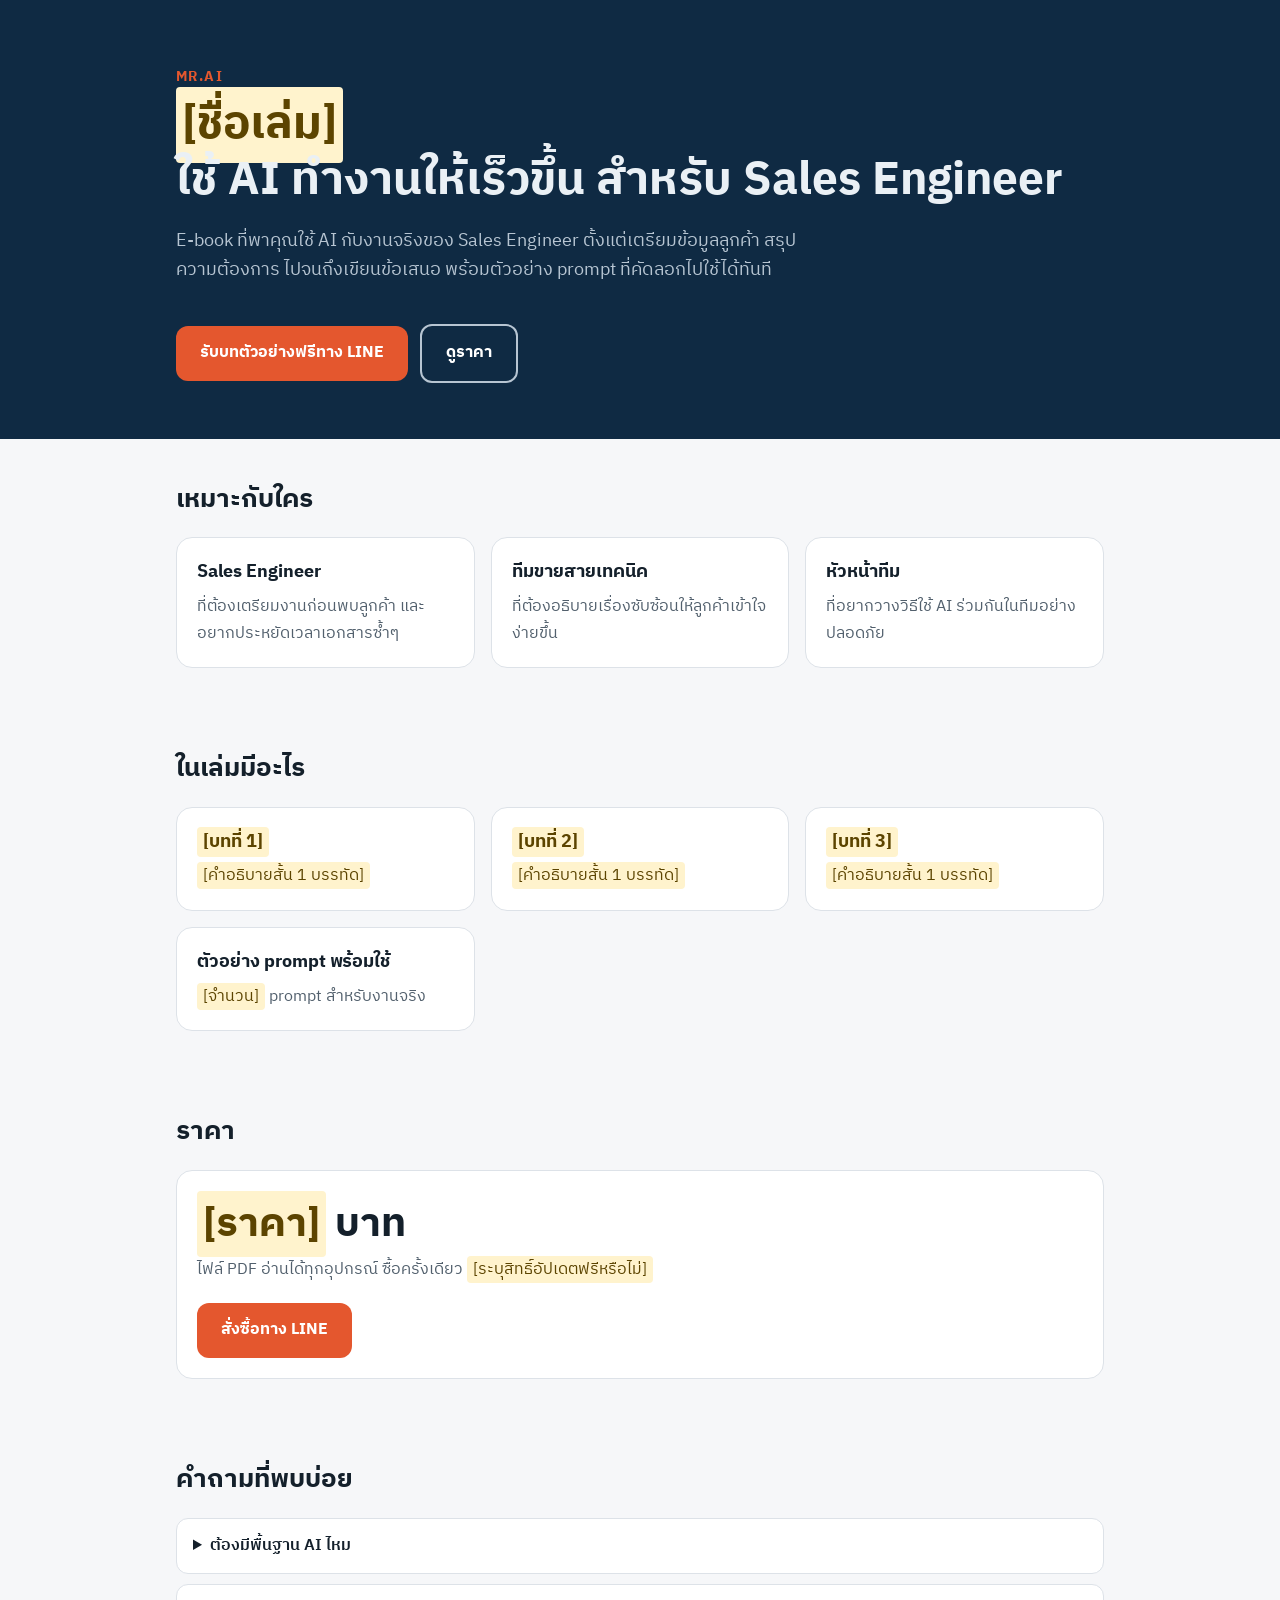
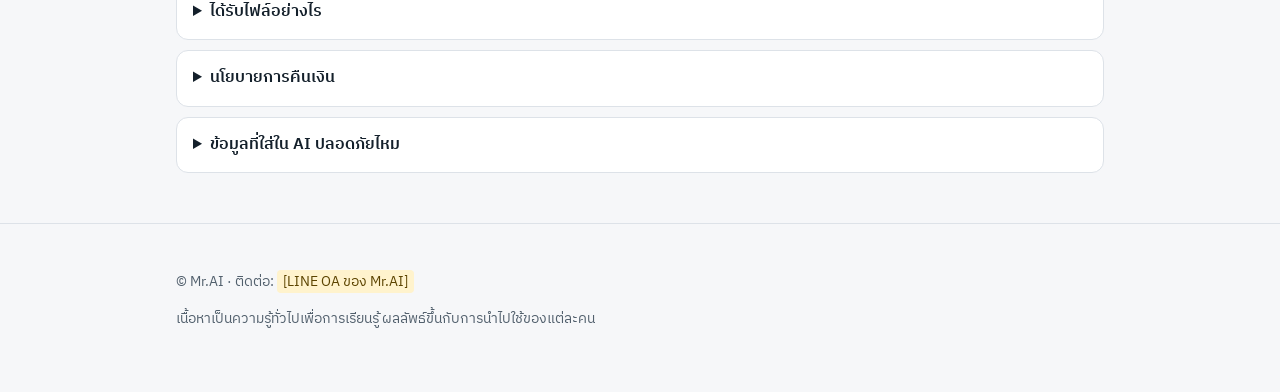
<file: mrai-site/index.html>
<!DOCTYPE html>
<html lang="th">
<head>
<meta charset="UTF-8">
<meta name="viewport" content="width=device-width,initial-scale=1">
<!-- ลบบรรทัด noindex นี้ เมื่อเติมข้อมูลจริงครบแล้ว -->
<meta name="robots" content="noindex">
<title>Mr.AI | E-book สำหรับ Sales Engineer ใช้ AI ทำงาน</title>
<meta name="description" content="E-book สอน Sales Engineer ใช้ AI ทำงานจริง พร้อมตัวอย่าง prompt ที่ลงมือทำได้ทันที">
<link rel="preconnect" href="https://fonts.googleapis.com">
<link href="https://fonts.googleapis.com/css2?family=IBM+Plex+Sans+Thai:wght@400;600;700&display=swap" rel="stylesheet">
<style>
:root{--bg:#F6F7F9;--card:#fff;--ink:#14202B;--mut:#52606D;--acc:#E4572E;--navy:#0F2A43;--line:#DDE2E8}
@media(prefers-color-scheme:dark){:root{--bg:#0B141D;--card:#12202D;--ink:#EAF0F5;--mut:#9FB0BF;--acc:#FF7A52;--navy:#0B141D;--line:#233646}}
*{box-sizing:border-box}
body{margin:0;background:var(--bg);color:var(--ink);font-family:"IBM Plex Sans Thai",system-ui,sans-serif;line-height:1.65}
.wrap{max-width:960px;margin:0 auto;padding:0 16px}
header.hero{background:var(--navy);color:#EAF0F5;padding:64px 0 56px}
header.hero h1{font-size:clamp(28px,6vw,46px);line-height:1.2;margin:8px 0 12px}
.tag{display:inline-block;font-weight:700;letter-spacing:.1em;color:var(--acc);font-size:14px}
.sub{max-width:640px;color:#B7C5D2;font-size:18px}
.btn{display:inline-block;margin-top:20px;background:var(--acc);color:#fff;padding:14px 24px;border-radius:12px;font-weight:700;text-decoration:none}
.btn.ghost{background:transparent;border:2px solid #B7C5D2;margin-left:8px}
section{padding:40px 0}
h2{font-size:26px;margin:0 0 16px}
.grid{display:grid;gap:16px;grid-template-columns:repeat(auto-fit,minmax(240px,1fr))}
.card{background:var(--card);border:1px solid var(--line);border-radius:16px;padding:20px}
.card h3{margin:0 0 6px;font-size:18px}
.card p{margin:0;color:var(--mut)}
.price{font-size:40px;font-weight:700}
details{background:var(--card);border:1px solid var(--line);border-radius:12px;padding:14px 16px;margin-bottom:10px}
summary{cursor:pointer;font-weight:600}
footer{padding:32px 0 48px;color:var(--mut);font-size:14px;border-top:1px solid var(--line)}
.ph{background:#FFF3CD;color:#5c4400;padding:0 6px;border-radius:4px}
</style>
</head>
<body>
<header class="hero"><div class="wrap">
  <span class="tag">MR.AI</span>
  <h1><span class="ph">[ชื่อเล่ม]</span><br>ใช้ AI ทำงานให้เร็วขึ้น สำหรับ Sales Engineer</h1>
  <p class="sub">E-book ที่พาคุณใช้ AI กับงานจริงของ Sales Engineer ตั้งแต่เตรียมข้อมูลลูกค้า สรุปความต้องการ ไปจนถึงเขียนข้อเสนอ พร้อมตัวอย่าง prompt ที่คัดลอกไปใช้ได้ทันที</p>
  <a class="btn" href="LINE_URL">รับบทตัวอย่างฟรีทาง LINE</a>
  <a class="btn ghost" href="#buy">ดูราคา</a>
</div></header>

<main class="wrap">
<section>
  <h2>เหมาะกับใคร</h2>
  <div class="grid">
    <div class="card"><h3>Sales Engineer</h3><p>ที่ต้องเตรียมงานก่อนพบลูกค้า และอยากประหยัดเวลาเอกสารซ้ำๆ</p></div>
    <div class="card"><h3>ทีมขายสายเทคนิค</h3><p>ที่ต้องอธิบายเรื่องซับซ้อนให้ลูกค้าเข้าใจง่ายขึ้น</p></div>
    <div class="card"><h3>หัวหน้าทีม</h3><p>ที่อยากวางวิธีใช้ AI ร่วมกันในทีมอย่างปลอดภัย</p></div>
  </div>
</section>

<section>
  <h2>ในเล่มมีอะไร</h2>
  <div class="grid">
    <div class="card"><h3><span class="ph">[บทที่ 1]</span></h3><p><span class="ph">[คำอธิบายสั้น 1 บรรทัด]</span></p></div>
    <div class="card"><h3><span class="ph">[บทที่ 2]</span></h3><p><span class="ph">[คำอธิบายสั้น 1 บรรทัด]</span></p></div>
    <div class="card"><h3><span class="ph">[บทที่ 3]</span></h3><p><span class="ph">[คำอธิบายสั้น 1 บรรทัด]</span></p></div>
    <div class="card"><h3>ตัวอย่าง prompt พร้อมใช้</h3><p><span class="ph">[จำนวน]</span> prompt สำหรับงานจริง</p></div>
  </div>
</section>

<section id="buy">
  <h2>ราคา</h2>
  <div class="card"><div class="price"><span class="ph">[ราคา]</span> บาท</div>
  <p>ไฟล์ PDF อ่านได้ทุกอุปกรณ์ ซื้อครั้งเดียว <span class="ph">[ระบุสิทธิ์อัปเดตฟรีหรือไม่]</span></p>
  <a class="btn" href="LINE_URL">สั่งซื้อทาง LINE</a></div>
</section>

<section>
  <h2>คำถามที่พบบ่อย</h2>
  <details><summary>ต้องมีพื้นฐาน AI ไหม</summary><p>ไม่ต้อง เล่มนี้เริ่มจากขั้นพื้นฐานและมีตัวอย่างให้ทำตามได้ทันที</p></details>
  <details><summary>ได้รับไฟล์อย่างไร</summary><p>ส่งไฟล์ PDF ให้ทาง LINE หลังตรวจสอบการชำระเงิน <span class="ph">[ระบุเวลาที่ส่ง]</span></p></details>
  <details><summary>นโยบายการคืนเงิน</summary><p><span class="ph">[เขียนเงื่อนไขชัดเจน เช่น สินค้าดิจิทัลที่ส่งมอบแล้วไม่รับคืน ยกเว้นไฟล์เปิดไม่ได้]</span></p></details>
  <details><summary>ข้อมูลที่ใส่ใน AI ปลอดภัยไหม</summary><p>ในเล่มมีแนวทางเลือกข้อมูลที่ไม่ควรใส่ลง AI สาธารณะ และวิธีปกปิดข้อมูลลูกค้าก่อนใช้งาน</p></details>
</section>
</main>

<footer><div class="wrap">
  <p>© Mr.AI · ติดต่อ: <span class="ph">[LINE OA ของ Mr.AI]</span></p>
  <p>เนื้อหาเป็นความรู้ทั่วไปเพื่อการเรียนรู้ ผลลัพธ์ขึ้นกับการนำไปใช้ของแต่ละคน</p>
</div></footer>
</body>
</html>
</file>
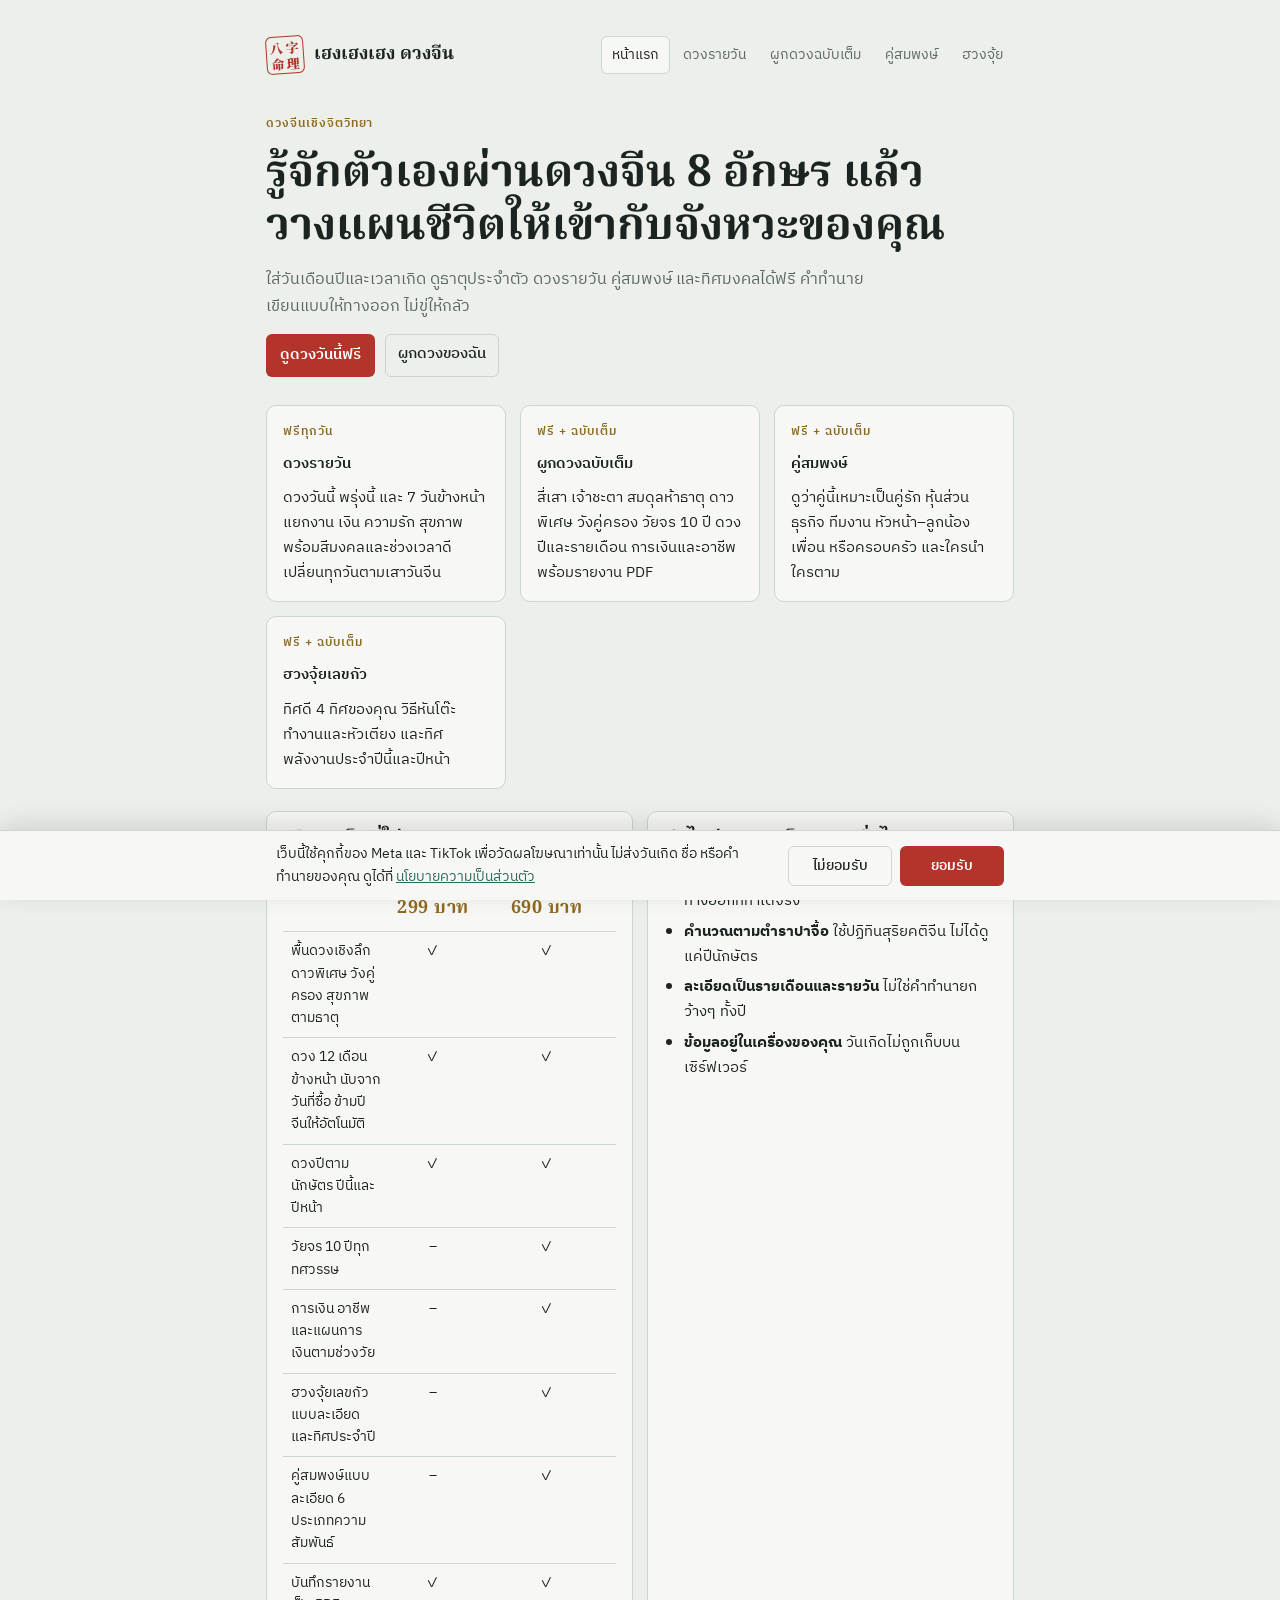
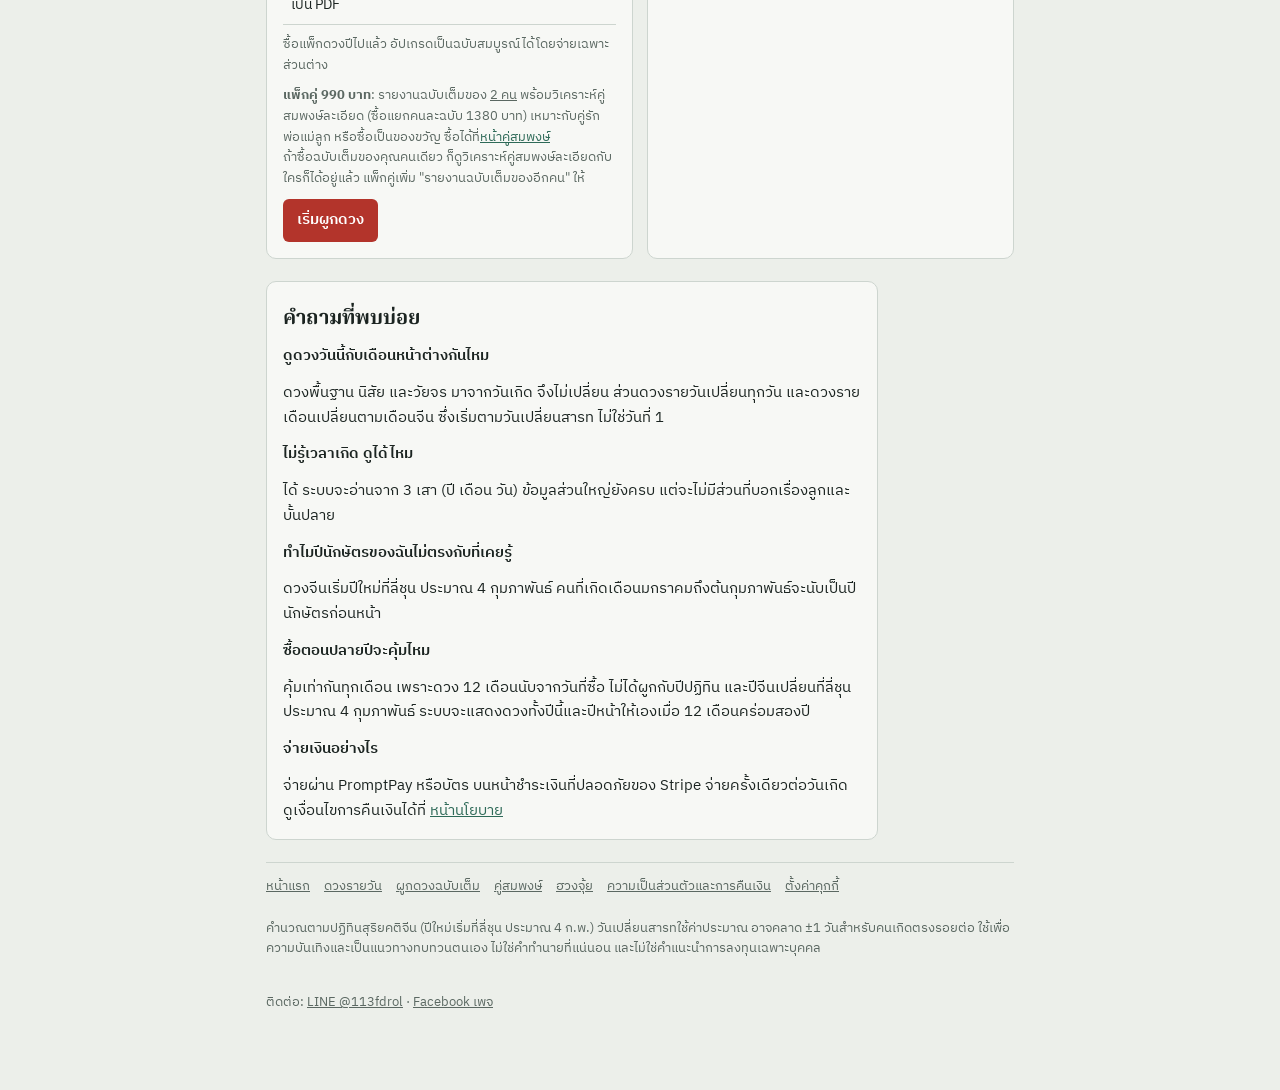
<file: site/index.html>
<!DOCTYPE html>
<html lang="th">
<head>
<meta charset="UTF-8">
<meta name="viewport" content="width=device-width, initial-scale=1.0, viewport-fit=cover">
<title>เฮงเฮงเฮง ดวงจีน</title>
<meta name="description" content="ดูดวงจีนแปดอักษร (ปาจื้อ) ดวงรายวัน คู่สมพงษ์ และฮวงจุ้ยเลขกัว อ่านโดยผู้ศึกษาจิตวิทยาการปรึกษา">
<meta property="og:title" content="เฮงเฮงเฮง ดวงจีน">
<meta property="og:description" content="ดูดวงจีนแปดอักษร (ปาจื้อ) ดวงรายวัน คู่สมพงษ์ และฮวงจุ้ยเลขกัว อ่านโดยผู้ศึกษาจิตวิทยาการปรึกษา">
<link rel="preconnect" href="https://fonts.googleapis.com">
<link rel="stylesheet" href="https://fonts.googleapis.com/css2?family=Noto+Serif+TC:wght@500;900&family=Noto+Serif+Thai:wght@500;700&family=IBM+Plex+Sans+Thai:wght@400;500;600&display=swap">
<link rel="stylesheet" href="assets/style.css">
</head>
<body data-page="index">
<div class="wrap">
  <header class="top">
    <a class="brand" href="index.html"><span class="seal sm" aria-hidden="true"><span>八</span><span>字</span><span>命</span><span>理</span></span>เฮงเฮงเฮง ดวงจีน</a>
    <nav class="main" aria-label="เมนูหลัก"><a href="index.html" aria-current="page">หน้าแรก</a><a href="daily.html">ดวงรายวัน</a><a href="chart.html">ผูกดวงฉบับเต็ม</a><a href="match.html">คู่สมพงษ์</a><a href="fengshui.html">ฮวงจุ้ย</a></nav>
  </header>
  <section class="hero">
    <span class="kicker">ดวงจีนเชิงจิตวิทยา</span>
    <h1>รู้จักตัวเองผ่านดวงจีน 8 อักษร แล้ววางแผนชีวิตให้เข้ากับจังหวะของคุณ</h1>
    <p>ใส่วันเดือนปีและเวลาเกิด ดูธาตุประจำตัว ดวงรายวัน คู่สมพงษ์ และทิศมงคลได้ฟรี คำทำนายเขียนแบบให้ทางออก ไม่ขู่ให้กลัว</p>
    <div class="cta-row"><a class="go" href="daily.html">ดูดวงวันนี้ฟรี</a><a class="ghost" href="chart.html">ผูกดวงของฉัน</a></div>
  </section>
  <div class="feature-grid">
    <div class="card"><span class="kicker">ฟรีทุกวัน</span><h3><a href="daily.html">ดวงรายวัน</a></h3><p>ดวงวันนี้ พรุ่งนี้ และ 7 วันข้างหน้า แยกงาน เงิน ความรัก สุขภาพ พร้อมสีมงคลและช่วงเวลาดี เปลี่ยนทุกวันตามเสาวันจีน</p></div>
    <div class="card"><span class="kicker">ฟรี + ฉบับเต็ม</span><h3><a href="chart.html">ผูกดวงฉบับเต็ม</a></h3><p>สี่เสา เจ้าชะตา สมดุลห้าธาตุ ดาวพิเศษ วังคู่ครอง วัยจร 10 ปี ดวงปีและรายเดือน การเงินและอาชีพ พร้อมรายงาน PDF</p></div>
    <div class="card"><span class="kicker">ฟรี + ฉบับเต็ม</span><h3><a href="match.html">คู่สมพงษ์</a></h3><p>ดูว่าคู่นี้เหมาะเป็นคู่รัก หุ้นส่วนธุรกิจ ทีมงาน หัวหน้า–ลูกน้อง เพื่อน หรือครอบครัว และใครนำ ใครตาม</p></div>
    <div class="card"><span class="kicker">ฟรี + ฉบับเต็ม</span><h3><a href="fengshui.html">ฮวงจุ้ยเลขกัว</a></h3><p>ทิศดี 4 ทิศของคุณ วิธีหันโต๊ะทำงานและหัวเตียง และทิศพลังงานประจำปีนี้และปีหน้า</p></div>
  </div>
  <div class="grid2">
    <div class="card">
      <h2>เลือกแพ็กที่ใช่</h2>
      <div class="tblwrap"><table class="ptable">
        <thead><tr><th></th><th>แพ็กดวงปี<br><span class="price"><span data-cfg="priceYear"></span> บาท</span></th><th>แพ็กชีวิตฉบับสมบูรณ์<br><span class="price"><span data-cfg="priceFull"></span> บาท</span></th></tr></thead>
        <tbody>
          <tr><td>พื้นดวงเชิงลึก ดาวพิเศษ วังคู่ครอง สุขภาพตามธาตุ</td><td>✓</td><td>✓</td></tr>
          <tr><td>ดวง 12 เดือนข้างหน้า นับจากวันที่ซื้อ ข้ามปีจีนให้อัตโนมัติ</td><td>✓</td><td>✓</td></tr>
          <tr><td>ดวงปีตามนักษัตร ปีนี้และปีหน้า</td><td>✓</td><td>✓</td></tr>
          <tr><td>วัยจร 10 ปีทุกทศวรรษ</td><td>–</td><td>✓</td></tr>
          <tr><td>การเงิน อาชีพ และแผนการเงินตามช่วงวัย</td><td>–</td><td>✓</td></tr>
          <tr><td>ฮวงจุ้ยเลขกัวแบบละเอียด และทิศประจำปี</td><td>–</td><td>✓</td></tr>
          <tr><td>คู่สมพงษ์แบบละเอียด 6 ประเภทความสัมพันธ์</td><td>–</td><td>✓</td></tr>
          <tr><td>บันทึกรายงานเป็น PDF</td><td>✓</td><td>✓</td></tr>
        </tbody>
      </table></div>
      <p class="note">ซื้อแพ็กดวงปีไปแล้ว อัปเกรดเป็นฉบับสมบูรณ์ได้โดยจ่ายเฉพาะส่วนต่าง</p>
      <p class="note"><b>แพ็กคู่ <span data-cfg="pricePair"></span> บาท</b>: รายงานฉบับเต็มของ <u>2 คน</u> พร้อมวิเคราะห์คู่สมพงษ์ละเอียด (ซื้อแยกคนละฉบับ <span data-cfg="priceFullX2"></span> บาท) เหมาะกับคู่รัก พ่อแม่ลูก หรือซื้อเป็นของขวัญ ซื้อได้ที่<a href="match.html">หน้าคู่สมพงษ์</a><br>ถ้าซื้อฉบับเต็มของคุณคนเดียว ก็ดูวิเคราะห์คู่สมพงษ์ละเอียดกับใครก็ได้อยู่แล้ว แพ็กคู่เพิ่ม "รายงานฉบับเต็มของอีกคน" ให้</p>
      <div class="cta-row"><a class="go" href="chart.html">เริ่มผูกดวง</a></div>
    </div>
    <div class="card">
      <h2>ทำไมต่างจากเว็บดูดวงทั่วไป</h2>
      <ul class="list"><li><b>อ่านดวงด้วยมุมจิตวิทยา</b> เน้นความเข้าใจตัวเองและทางออกที่ทำได้จริง</li><li><b>คำนวณตามตำราปาจื้อ</b> ใช้ปฏิทินสุริยคติจีน ไม่ได้ดูแค่ปีนักษัตร</li><li><b>ละเอียดเป็นรายเดือนและรายวัน</b> ไม่ใช่คำทำนายกว้างๆ ทั้งปี</li><li><b>ข้อมูลอยู่ในเครื่องของคุณ</b> วันเกิดไม่ถูกเก็บบนเซิร์ฟเวอร์</li></ul>
    </div>
  </div>
  <div class="card prose">
    <h2>คำถามที่พบบ่อย</h2>
    <h3>ดูดวงวันนี้กับเดือนหน้าต่างกันไหม</h3><p>ดวงพื้นฐาน นิสัย และวัยจร มาจากวันเกิด จึงไม่เปลี่ยน ส่วนดวงรายวันเปลี่ยนทุกวัน และดวงรายเดือนเปลี่ยนตามเดือนจีน ซึ่งเริ่มตามวันเปลี่ยนสารท ไม่ใช่วันที่ 1</p>
    <h3>ไม่รู้เวลาเกิด ดูได้ไหม</h3><p>ได้ ระบบจะอ่านจาก 3 เสา (ปี เดือน วัน) ข้อมูลส่วนใหญ่ยังครบ แต่จะไม่มีส่วนที่บอกเรื่องลูกและบั้นปลาย</p>
    <h3>ทำไมปีนักษัตรของฉันไม่ตรงกับที่เคยรู้</h3><p>ดวงจีนเริ่มปีใหม่ที่ลี่ชุน ประมาณ 4 กุมภาพันธ์ คนที่เกิดเดือนมกราคมถึงต้นกุมภาพันธ์จะนับเป็นปีนักษัตรก่อนหน้า</p>
    <h3>ซื้อตอนปลายปีจะคุ้มไหม</h3><p>คุ้มเท่ากันทุกเดือน เพราะดวง 12 เดือนนับจากวันที่ซื้อ ไม่ได้ผูกกับปีปฏิทิน และปีจีนเปลี่ยนที่ลี่ชุน ประมาณ 4 กุมภาพันธ์ ระบบจะแสดงดวงทั้งปีนี้และปีหน้าให้เองเมื่อ 12 เดือนคร่อมสองปี</p>
    <h3>จ่ายเงินอย่างไร</h3><p>จ่ายผ่าน PromptPay หรือบัตร บนหน้าชำระเงินที่ปลอดภัยของ Stripe จ่ายครั้งเดียวต่อวันเกิด ดูเงื่อนไขการคืนเงินได้ที่ <a href="privacy.html">หน้านโยบาย</a></p>
  </div>
  <footer class="sitefoot">
    <nav aria-label="ลิงก์ท้ายเว็บ"><a href="index.html">หน้าแรก</a><a href="daily.html">ดวงรายวัน</a><a href="chart.html">ผูกดวงฉบับเต็ม</a><a href="match.html">คู่สมพงษ์</a><a href="fengshui.html">ฮวงจุ้ย</a><a href="privacy.html">ความเป็นส่วนตัวและการคืนเงิน</a><a href="#" data-consent-open hidden>ตั้งค่าคุกกี้</a></nav>
    <p>คำนวณตามปฏิทินสุริยคติจีน (ปีใหม่เริ่มที่ลี่ชุน ประมาณ 4 ก.พ.) วันเปลี่ยนสารทใช้ค่าประมาณ อาจคลาด ±1 วันสำหรับคนเกิดตรงรอยต่อ ใช้เพื่อความบันเทิงและเป็นแนวทางทบทวนตนเอง ไม่ใช่คำทำนายที่แน่นอน และไม่ใช่คำแนะนำการลงทุนเฉพาะบุคคล</p>
    <p>ติดต่อ: <a href="https://line.me/R/ti/p/@113fdrol" target="_blank" rel="noopener">LINE @113fdrol</a> · <a href="https://www.facebook.com/hengdoungjeen" target="_blank" rel="noopener">Facebook เพจ</a></p>
  </footer>
</div>
<script src="assets/core.js"></script>
</body>
</html>
</file>
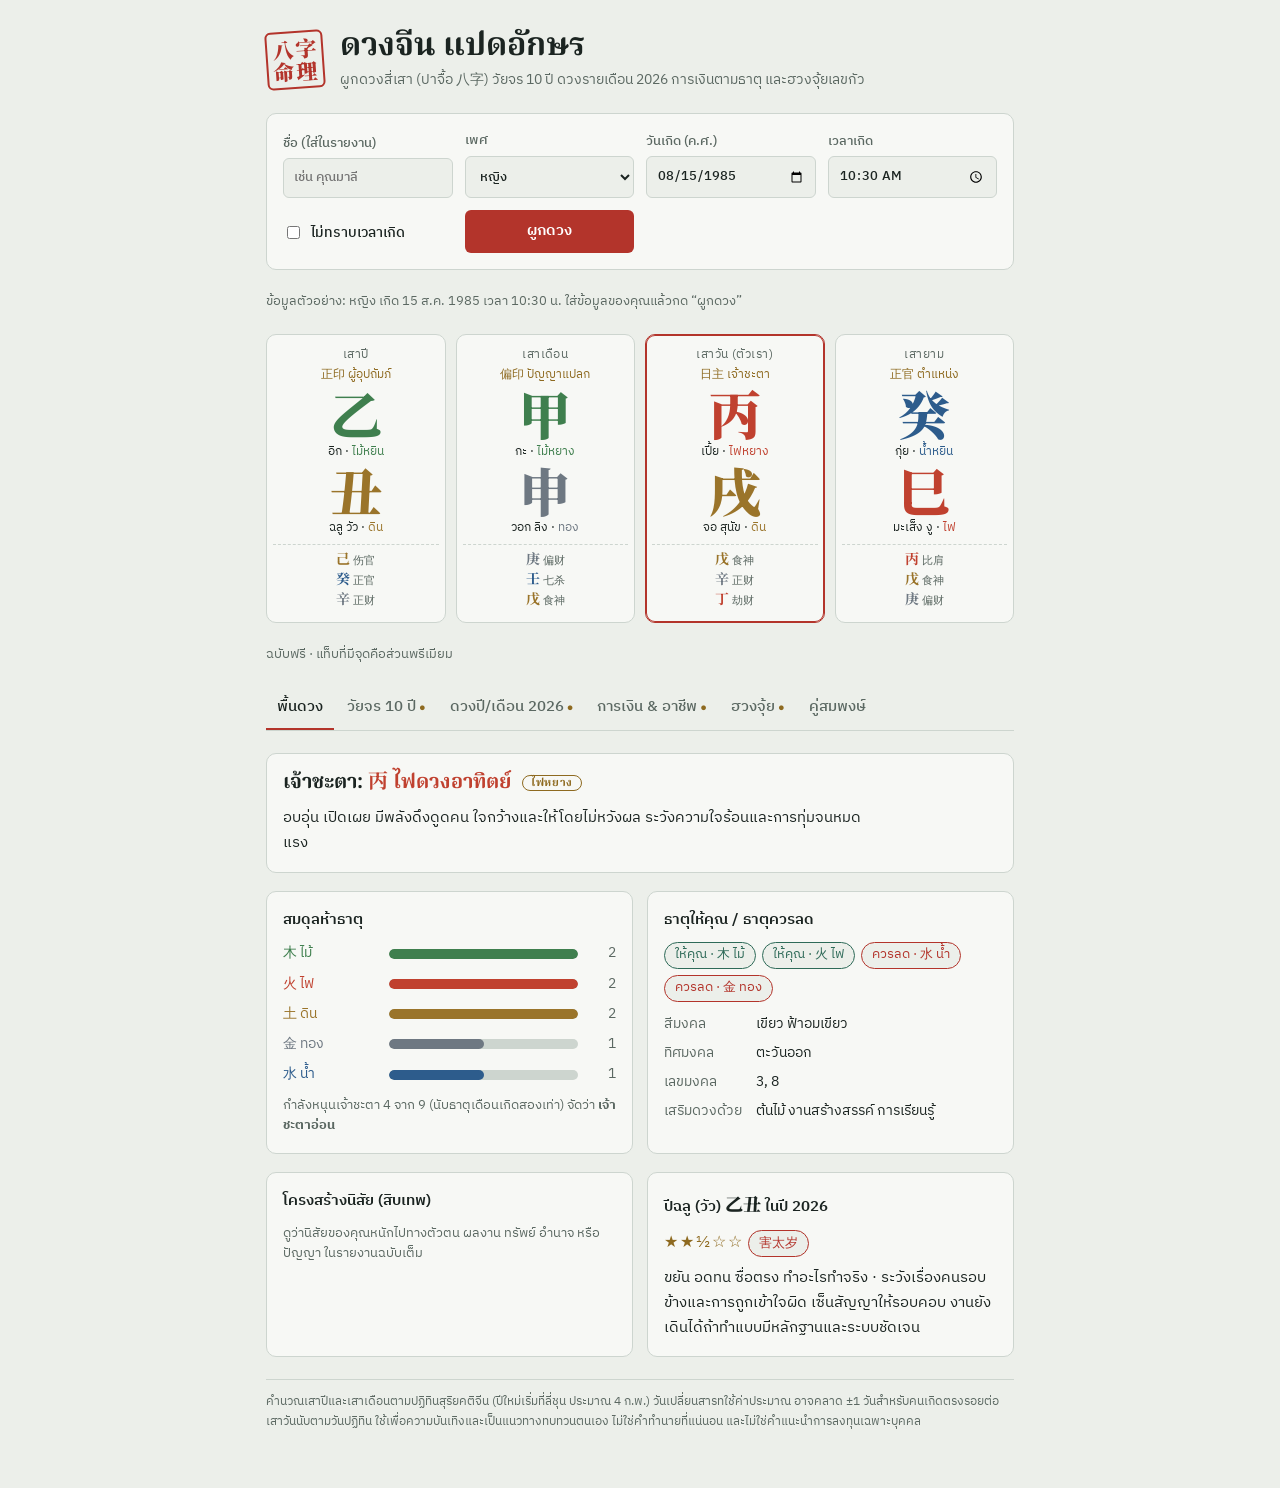
<file: chinese-fortune.html>
<!DOCTYPE html>
<html lang="th">
<head>
<meta charset="UTF-8">
<meta name="viewport" content="width=device-width, initial-scale=1.0">
<title>ดวงจีน แปดอักษร</title>
<link rel="preconnect" href="https://fonts.googleapis.com">
<link rel="stylesheet" href="https://fonts.googleapis.com/css2?family=Noto+Serif+TC:wght@500;900&family=Noto+Serif+Thai:wght@500;700&family=IBM+Plex+Sans+Thai:wght@400;500;600&display=swap">
<style>
/* Layout: one reading column; four pillars as vertical ink tiles under a seal header; tabs switch report chapters; premium chapters show a lock card until unlocked */
:root{
  --paper:#ECEFEA; --sheet:#F7F8F5; --ink:#1B2421; --muted:#5B6862; --line:#CDD5CF;
  --cinnabar:#B3342B; --jade:#2E6A58; --gold:#8E6A20;
  --wood:#3F7F4E; --fire:#C0412F; --earth:#9A742A; --metal:#6E7882; --water:#2D5C8C;
  --f-display:"Noto Serif Thai","Noto Serif TC",Georgia,serif;
  --f-han:"Noto Serif TC","Noto Serif SC","Songti TC",serif;
  --f-body:"IBM Plex Sans Thai","Leelawadee UI",Tahoma,sans-serif;
}
@media (prefers-color-scheme:dark){:root:not([data-theme="light"]){
  --paper:#101614; --sheet:#18201D; --ink:#E5EAE5; --muted:#9AA8A1; --line:#2C3833;
  --cinnabar:#E0645A; --jade:#6DB59E; --gold:#D3AA5C;
  --wood:#77B987; --fire:#EE7563; --earth:#D3AE63; --metal:#B4BDC4; --water:#78A9DB; color-scheme:dark}}
:root[data-theme="dark"]{
  --paper:#101614; --sheet:#18201D; --ink:#E5EAE5; --muted:#9AA8A1; --line:#2C3833;
  --cinnabar:#E0645A; --jade:#6DB59E; --gold:#D3AA5C;
  --wood:#77B987; --fire:#EE7563; --earth:#D3AE63; --metal:#B4BDC4; --water:#78A9DB; color-scheme:dark}
*{box-sizing:border-box}
[hidden]{display:none!important}
body{margin:0;background:var(--paper);color:var(--ink);font-family:var(--f-body);font-size:15px;line-height:1.65}
.wrap{max-width:780px;margin:0 auto;padding-inline:16px;padding-block:28px 56px;display:grid;gap:22px}
header{display:flex;gap:16px;align-items:center}
.seal{flex:none;width:58px;height:58px;border:2px solid var(--cinnabar);color:var(--cinnabar);border-radius:6px;display:grid;grid-template-columns:1fr 1fr;place-items:center;font-family:var(--f-han);font-weight:900;font-size:21px;line-height:1;padding:4px;transform:rotate(-4deg)}
h1{font-family:var(--f-display);font-size:clamp(24px,5vw,32px);line-height:1.2;margin:0;text-wrap:balance}
header p{margin:2px 0 0;color:var(--muted);font-size:14px}
form{background:var(--sheet);border:1px solid var(--line);border-radius:10px;padding:16px;display:grid;grid-template-columns:repeat(auto-fit,minmax(150px,1fr));gap:12px;align-items:end}
label{display:grid;gap:4px;font-size:13px;color:var(--muted);font-weight:500}
input[type=date],input[type=time],input[type=text],select{font:inherit;color:var(--ink);background:var(--paper);border:1px solid var(--line);border-radius:6px;padding:8px 10px;width:100%;min-width:0}
.chk{display:flex;gap:8px;align-items:center;color:var(--ink);font-size:14px;padding-bottom:9px}
button{font:inherit;cursor:pointer}
.go{background:var(--cinnabar);color:#fff;border:0;border-radius:6px;padding:9px 14px;font-weight:600}
.go:hover{filter:brightness(1.08)}
.ghost{background:none;border:1px solid var(--line);color:var(--ink);border-radius:6px;padding:7px 12px;font-weight:500}
:focus-visible{outline:2px solid var(--jade);outline-offset:2px}
.note{font-size:12.5px;color:var(--muted);margin:0}
.tag{display:inline-block;font-size:11px;letter-spacing:.06em;color:var(--gold);border:1px solid var(--gold);border-radius:99px;padding:0 8px;margin-left:6px;vertical-align:2px}

.pillars{display:grid;grid-template-columns:repeat(4,1fr);gap:10px}
.pillar{background:var(--sheet);border:1px solid var(--line);border-radius:10px;padding:10px 6px 12px;text-align:center;display:grid;gap:3px;min-width:0;align-content:start}
.pillar.dm{border-color:var(--cinnabar);box-shadow:0 0 0 1px var(--cinnabar) inset}
.pillar .cap{font-size:12px;color:var(--muted);letter-spacing:.04em}
.han{font-family:var(--f-han);font-weight:900;font-size:clamp(34px,9vw,52px);line-height:1.05}
.sub{font-size:12px;line-height:1.35}
.god{font-size:11.5px;color:var(--gold);min-height:1.3em;line-height:1.3}
.hidden-stems{border-top:1px dashed var(--line);margin-top:4px;padding-top:4px;font-size:11px;line-height:1.4;color:var(--muted)}
.hidden-stems b{font-family:var(--f-han);font-size:14px}
.pillar.off{opacity:.45}
.el-wood{color:var(--wood)}.el-fire{color:var(--fire)}.el-earth{color:var(--earth)}.el-metal{color:var(--metal)}.el-water{color:var(--water)}

.tabs{display:flex;gap:2px;border-bottom:1px solid var(--line);overflow-x:auto}
.tabs button{background:none;border:0;border-bottom:2px solid transparent;color:var(--muted);padding:8px 11px;font-weight:500;white-space:nowrap}
.tabs button[aria-selected=true]{color:var(--ink);border-bottom-color:var(--cinnabar)}
.tabs .lk{font-size:11px;color:var(--gold);margin-left:3px}
section.panel{display:grid;gap:18px}
h2{font-family:var(--f-display);font-size:20px;margin:0;line-height:1.3;text-wrap:balance}
h3{font-size:15px;margin:0;font-weight:600}
.card{background:var(--sheet);border:1px solid var(--line);border-radius:10px;padding:16px;display:grid;gap:10px;min-width:0;align-content:start}
.card p{margin:0;max-width:65ch}
.grid2{display:grid;grid-template-columns:repeat(auto-fit,minmax(260px,1fr));gap:14px}
.bars{display:grid;gap:8px}
.bar{display:grid;grid-template-columns:96px 1fr 28px;gap:10px;align-items:center;font-size:13.5px}
.track{height:10px;border-radius:5px;background:var(--line);overflow:hidden}
.fill{height:100%;border-radius:5px}
.num{font-variant-numeric:tabular-nums;text-align:right;color:var(--muted)}
.chips{display:flex;flex-wrap:wrap;gap:6px}
.chip{font-size:12.5px;border:1px solid var(--line);border-radius:99px;padding:2px 10px;background:var(--paper);white-space:nowrap}
.chip.good{border-color:var(--jade);color:var(--jade)}
.chip.bad{border-color:var(--cinnabar);color:var(--cinnabar)}
dl{display:grid;grid-template-columns:max-content 1fr;gap:6px 14px;margin:0;font-size:14px}
dt{color:var(--muted)}dd{margin:0;min-width:0}
.stars{color:var(--gold);letter-spacing:2px;font-size:16px}
table{width:100%;border-collapse:collapse;font-size:13.5px}
.tblwrap{overflow-x:auto}
th,td{text-align:left;padding:8px;border-bottom:1px solid var(--line);vertical-align:top}
th{font-weight:600;color:var(--muted);font-size:12px;letter-spacing:.04em;white-space:nowrap}
tr.me td{background:color-mix(in srgb,var(--cinnabar) 9%,transparent)}
.hanS{font-family:var(--f-han);font-weight:900;font-size:18px;white-space:nowrap}
.score{font-family:var(--f-han);font-size:46px;font-weight:900;line-height:1;color:var(--cinnabar);font-variant-numeric:tabular-nums}
.rate{display:inline-block;font-size:12px;font-weight:600;border-radius:4px;padding:1px 8px;white-space:nowrap;border:1px solid currentColor}
.r3{color:var(--jade)}.r2{color:var(--jade)}.r1{color:var(--muted)}.r0{color:var(--cinnabar)}
.lock{border:1.5px dashed var(--gold);background:var(--sheet);border-radius:10px;padding:18px;display:grid;gap:12px}
.lock ul{margin:0;padding-left:20px;display:grid;gap:2px}
.lock .row{display:flex;flex-wrap:wrap;gap:8px;align-items:center}
.lock .row input{flex:1 1 160px;width:auto}
.price{font-family:var(--f-display);font-size:22px;color:var(--gold);font-weight:700}
.msg{font-size:13px;min-height:1.2em;margin:0}
.msg.err{color:var(--cinnabar)}.msg.ok{color:var(--jade)}
.cta{border-left:3px solid var(--jade);padding:4px 0 4px 12px;font-size:14px}
.compass{display:grid;grid-template-columns:repeat(3,1fr);gap:6px;max-width:360px}
.compass div{border:1px solid var(--line);border-radius:6px;padding:6px 4px;text-align:center;font-size:12px;line-height:1.35;min-height:62px;display:grid;align-content:center}
.compass .g{border-color:var(--jade);color:var(--jade)}
.compass .b{border-color:var(--cinnabar);color:var(--cinnabar)}
.compass .c{font-family:var(--f-han);font-size:26px;font-weight:900;color:var(--ink)}
.compass small{display:block;color:var(--muted);font-size:10.5px}
.toolbar{display:flex;flex-wrap:wrap;gap:8px;align-items:center;justify-content:space-between}
.print-head{display:none}
footer{font-size:12px;color:var(--muted);border-top:1px solid var(--line);padding-top:12px}
@media (max-width:460px){.pillars{gap:6px}.pillar{padding:8px 2px}.sub{font-size:11px}.bar{grid-template-columns:80px 1fr 24px}}
@media (prefers-reduced-motion:no-preference){.han{transition:transform .25s}.pillar:hover .han{transform:translateY(-2px)}}
@media print{
  body{background:#fff;color:#000;font-size:12px}
  #f,.tabs,.toolbar,.lock,#exnote,#f2{display:none!important}
  section.panel[hidden]{display:grid!important}
  section.panel{break-before:page}
  #p-read{break-before:auto}
  .card,.pillar{break-inside:avoid;border-color:#bbb}
  .print-head{display:block;margin-bottom:6px}
}
</style>
</head>
<body>

<div class="wrap">
  <header>
    <div class="seal" aria-hidden="true"><span>八</span><span>字</span><span>命</span><span>理</span></div>
    <div>
      <h1 id="brand">ดวงจีน แปดอักษร</h1>
      <p>ผูกดวงสี่เสา (ปาจื้อ 八字) วัยจร 10 ปี ดวงรายเดือน 2026 การเงินตามธาตุ และฮวงจุ้ยเลขกัว</p>
    </div>
  </header>

  <form id="f">
    <label for="nm">ชื่อ (ใส่ในรายงาน)<input type="text" id="nm" maxlength="40" placeholder="เช่น คุณมาลี"></label>
    <label for="sex">เพศ<select id="sex"><option value="f">หญิง</option><option value="m">ชาย</option></select></label>
    <label for="bd">วันเกิด (ค.ศ.)<input type="date" id="bd" min="1900-01-01" max="2100-12-31" required></label>
    <label for="bt">เวลาเกิด<input type="time" id="bt"></label>
    <label class="chk" for="nohour"><input type="checkbox" id="nohour"> ไม่ทราบเวลาเกิด</label>
    <button class="go" type="submit">ผูกดวง</button>
  </form>
  <p class="note" id="exnote">ข้อมูลตัวอย่าง: หญิง เกิด 15 ส.ค. 1985 เวลา 10:30 น. ใส่ข้อมูลของคุณแล้วกด “ผูกดวง”</p>

  <div class="print-head" id="printHead"></div>
  <div class="pillars" id="pillars" aria-label="สี่เสาดวงชะตา"></div>

  <div class="toolbar">
    <span class="note" id="status"></span>
    <button class="ghost" type="button" id="pdfBtn" hidden>บันทึกรายงาน PDF</button>
  </div>

  <div class="tabs" role="tablist">
    <button role="tab" id="t-read" aria-selected="true" aria-controls="p-read">พื้นดวง</button>
    <button role="tab" id="t-luck" aria-selected="false" aria-controls="p-luck">วัยจร 10 ปี<span class="lk">●</span></button>
    <button role="tab" id="t-month" aria-selected="false" aria-controls="p-month">ดวงปี/เดือน 2026<span class="lk">●</span></button>
    <button role="tab" id="t-money" aria-selected="false" aria-controls="p-money">การเงิน & อาชีพ<span class="lk">●</span></button>
    <button role="tab" id="t-fs" aria-selected="false" aria-controls="p-fs">ฮวงจุ้ย<span class="lk">●</span></button>
    <button role="tab" id="t-match" aria-selected="false" aria-controls="p-match">คู่สมพงษ์</button>
  </div>

  <section class="panel" id="p-read" role="tabpanel" aria-labelledby="t-read"></section>
  <section class="panel" id="p-luck" role="tabpanel" aria-labelledby="t-luck" hidden></section>
  <section class="panel" id="p-month" role="tabpanel" aria-labelledby="t-month" hidden></section>
  <section class="panel" id="p-money" role="tabpanel" aria-labelledby="t-money" hidden></section>
  <section class="panel" id="p-fs" role="tabpanel" aria-labelledby="t-fs" hidden></section>
  <section class="panel" id="p-match" role="tabpanel" aria-labelledby="t-match" hidden>
    <form id="f2">
      <label for="bd2">วันเกิดของอีกฝ่าย<input type="date" id="bd2" min="1900-01-01" max="2100-12-31" required></label>
      <button class="go" type="submit">ดูคู่สมพงษ์</button>
    </form>
    <div id="matchOut" class="grid2"></div>
  </section>

  <footer>
    คำนวณเสาปีและเสาเดือนตามปฏิทินสุริยคติจีน (ปีใหม่เริ่มที่ลี่ชุน ประมาณ 4 ก.พ.) วันเปลี่ยนสารทใช้ค่าประมาณ อาจคลาด ±1 วันสำหรับคนเกิดตรงรอยต่อ
    เสาวันนับตามวันปฏิทิน ใช้เพื่อความบันเทิงและเป็นแนวทางทบทวนตนเอง ไม่ใช่คำทำนายที่แน่นอน และไม่ใช่คำแนะนำการลงทุนเฉพาะบุคคล
  </footer>
</div>

<script>
/* ===== ตั้งค่าร้าน: แก้ตรงนี้ก่อนขายจริง ===== */
const CONFIG={
  price:"199 บาท / รายงาน",
  contact:"ใส่ LINE ID หรือช่องทางชำระเงินของคุณที่ CONFIG.contact",
  consult:"อยากวางแผนการเงินและประกันให้เข้ากับดวง ปรึกษาแบบตัวต่อตัวได้",
  codes:["PUEY2026"]            // รหัสปลดล็อก (เปลี่ยนเป็นของคุณ)
};
/* ============================================ */

const STEMS="甲乙丙丁戊己庚辛壬癸".split("");
const STEM_TH=["กะ","อิก","เปี้ย","เต็ง","โบ่ว","กี้","แก","ซิง","หยิม","กุ่ย"];
const BR="子丑寅卯辰巳午未申酉戌亥".split("");
const BR_TH=["ชวด","ฉลู","ขาล","เถาะ","มะโรง","มะเส็ง","มะเมีย","มะแม","วอก","ระกา","จอ","กุน"];
const ANIMAL=["หนู","วัว","เสือ","กระต่าย","มังกร","งู","ม้า","แพะ","ลิง","ไก่","สุนัข","หมู"];
const EL=["wood","fire","earth","metal","water"];
const EL_TH=["ไม้","ไฟ","ดิน","ทอง","น้ำ"];
const EL_HAN="木火土金水".split("");
const MON_TH=["ม.ค.","ก.พ.","มี.ค.","เม.ย.","พ.ค.","มิ.ย.","ก.ค.","ส.ค.","ก.ย.","ต.ค.","พ.ย.","ธ.ค."];
const stemEl=s=>Math.floor(s/2);
const BR_EL=[4,2,0,0,2,1,1,2,3,3,2,4];
// 藏干 hidden stems, main qi first
const HIDDEN=[[9],[5,9,7],[0,2,4],[1],[4,1,9],[2,4,6],[3,5],[5,3,1],[6,8,4],[7],[4,7,3],[8,0]];
const yinyang=i=>i%2===0?"หยาง":"หยิน";

const LUCK={
  0:{color:"เขียว ฟ้าอมเขียว",dir:"ตะวันออก",num:"3, 8",act:"ต้นไม้ งานสร้างสรรค์ การเรียนรู้",job:"การศึกษา สิ่งพิมพ์ สุขภาพ เกษตร แฟชั่น งานพัฒนาคน"},
  1:{color:"แดง ชมพู ม่วง ส้ม",dir:"ใต้",num:"2, 7",act:"แสงแดด การออกงาน การพูดในที่สาธารณะ",job:"สื่อ การตลาด เทคโนโลยี ความงาม ร้านอาหาร พลังงาน"},
  2:{color:"เหลือง น้ำตาล ครีม",dir:"ศูนย์กลาง ตะวันออกเฉียงเหนือ",num:"5, 0",act:"อสังหาฯ งานที่ต้องอดทน สร้างความน่าเชื่อถือ",job:"อสังหาฯ ก่อสร้าง ประกัน ที่ปรึกษา HR คลังสินค้า"},
  3:{color:"ขาว ทอง เงิน เทา",dir:"ตะวันตก",num:"4, 9",act:"ระบบ ระเบียบ การเงิน เครื่องประดับโลหะ",job:"การเงิน ธนาคาร กฎหมาย วิศวกรรม ยานยนต์ เครื่องจักร"},
  4:{color:"ดำ น้ำเงิน กรมท่า",dir:"เหนือ",num:"1, 6",act:"การเดินทาง การสื่อสาร งานที่ใช้ปัญญา",job:"การค้า โลจิสติกส์ ท่องเที่ยว การสื่อสาร จิตวิทยา งานให้คำปรึกษา"}
};

const DM_TEXT=[
 ["甲 ไม้ใหญ่","ตั้งตรงเหมือนต้นไม้ใหญ่ มีหลักการ ชอบเป็นผู้นำและปกป้องคนอื่น จุดที่ต้องระวังคือความดื้อและไม่ยอมงอ เมื่อเจอแรงกดดันให้ฝึกยืดหยุ่นบ้าง"],
 ["乙 ไม้เลื้อย","อ่อนโยน ปรับตัวเก่ง เข้าคนง่ายเหมือนเถาวัลย์ที่หาทางขึ้นสู่แสงได้เสมอ เก่งเรื่องเครือข่าย แต่บางครั้งพึ่งพาคนอื่นมากเกินไป"],
 ["丙 ไฟดวงอาทิตย์","อบอุ่น เปิดเผย มีพลังดึงดูดคน ใจกว้างและให้โดยไม่หวังผล ระวังความใจร้อนและการทุ่มจนหมดแรง"],
 ["丁 ไฟเทียน","ละเอียดอ่อน ช่างสังเกต ให้แสงสว่างกับคนใกล้ตัวแบบลึกซึ้ง เหมาะกับงานที่ใช้ความคิดและการดูแลคน ระวังคิดมากจนกังวล"],
 ["戊 ภูเขา","มั่นคง หนักแน่น น่าไว้วางใจ คนรอบตัวพึ่งพาได้ ข้อควรระวังคือความเชื่องช้าในการเปลี่ยนแปลงและการเก็บความรู้สึก"],
 ["己 ดินสวน","เลี้ยงดูเก่ง มีความอดทน ใส่ใจรายละเอียด เหมาะกับงานบริการและงานพัฒนาคน ระวังการแบกรับปัญหาของคนอื่นจนลืมตัวเอง"],
 ["庚 เหล็กกล้า","เด็ดขาด ตรงไปตรงมา รักความยุติธรรม ลงมือทำจริง ระวังคำพูดที่แข็งจนคนรอบข้างเจ็บ"],
 ["辛 อัญมณี","ประณีต มีรสนิยม รักความสวยงามและความสมบูรณ์แบบ อ่อนไหวต่อคำวิจารณ์ ควรเลือกสภาพแวดล้อมที่ขัดเกลาให้ตัวเองเปล่งประกาย"],
 ["壬 มหาสมุทร","ฉลาด คิดกว้าง ชอบอิสระและการผจญภัย ปรับตัวได้ทุกสถานการณ์ ระวังความไม่อยู่นิ่งและการเปลี่ยนใจบ่อย"],
 ["癸 น้ำค้าง/ฝน","ลึกซึ้ง มีญาณหยั่งรู้ เข้าใจจิตใจคนเก่ง เหมาะกับงานให้คำปรึกษาหรืองานเบื้องหลัง ระวังอารมณ์แปรปรวนและเก็บตัวมากเกิน"]
];
const ANIMAL_TEXT=["ไหวพริบดี หาโอกาสเก่ง ประหยัดและรู้จักเก็บ","ขยัน อดทน ซื่อตรง ทำอะไรทำจริง","กล้าหาญ มั่นใจ ชอบความท้าทาย","สุภาพ มีศิลปะ รักสงบ","ทะเยอทะยาน มีบารมี คิดการใหญ่","ฉลาดลึก รอบคอบ มีเสน่ห์","รักอิสระ กระตือรือร้น ชอบเคลื่อนไหว","ใจดี อ่อนโยน มีศิลปะ","หัวไว แก้ปัญหาเก่ง สนุกสนาน","ละเอียด ตรงเวลา มีระเบียบ","ซื่อสัตย์ จริงใจ รักความยุติธรรม","ใจกว้าง ใจบุญ จริงใจ มีโชคลาภ"];

const Y2026={
  0:{s:2,tag:"ชง (冲太岁)",t:"ปีแห่งการเปลี่ยนแปลงใหญ่ อาจย้ายงาน ย้ายบ้าน หรือเปลี่ยนทิศชีวิต ระวังการลงทุนเสี่ยงและสุขภาพ ใช้ความนิ่งเป็นจุดแข็ง"},
  1:{s:2.5,tag:"害太岁",t:"ระวังเรื่องคนรอบข้างและการถูกเข้าใจผิด เซ็นสัญญาให้รอบคอบ งานยังเดินได้ถ้าทำแบบมีหลักฐานและระบบชัดเจน"},
  2:{s:4.5,tag:"สามประสาน (三合)",t:"ปีที่มีผู้ใหญ่อุปถัมภ์ งานเติบโต เหมาะเริ่มโปรเจกต์ใหม่หรือขยายธุรกิจ พลังสูงแต่อย่าเร่งจนสุขภาพเสีย"},
  3:{s:3,tag:"破太岁",t:"มีอุปสรรคเล็กๆ ระหว่างทาง แผนอาจต้องปรับกลางคัน ค่อยๆ ไปจะถึง เน้นเก็บเงินสำรองและดูแลความสัมพันธ์ในบ้าน"},
  4:{s:3.5,tag:"ปีกลาง",t:"ดวงทรงตัว ได้ผลจากสิ่งที่ลงแรงไว้ปีก่อน เหมาะพัฒนาทักษะและจัดระบบชีวิตให้แน่นขึ้น"},
  5:{s:3.5,tag:"ไฟหนุน",t:"ชื่อเสียงและการได้รับการยอมรับเด่น โอกาสมาจากการสื่อสารและการออกสื่อ ระวังใช้จ่ายตามอารมณ์"},
  6:{s:2.5,tag:"ปีชงตัวเอง (值太岁)",t:"ปีนักษัตรของตัวเอง พลังแรงแต่ผันผวน ระวังความใจร้อนและอุบัติเหตุ ทำสิ่งใหม่ได้แต่ต้องมีแผนสำรอง"},
  7:{s:4.5,tag:"หกประสาน (六合)",t:"ปีที่ดีมาก มีคนช่วย ความรักและการเงินสดใส เหมาะเจรจา ร่วมทุน แต่งงาน หรือเปิดตลาดใหม่"},
  8:{s:3.5,tag:"ปีกลาง",t:"งานมีโอกาสใหม่จากการเดินทางหรือคนต่างถิ่น การเงินต้องจัดสรรดีๆ เพราะรายจ่ายสูงขึ้นตามโอกาส"},
  9:{s:3.5,tag:"ปีกลาง",t:"เหมาะกับการเรียนรู้และสร้างความเชี่ยวชาญ งานละเอียดได้ผลดี ระวังความเครียดสะสมจากความสมบูรณ์แบบ"},
  10:{s:4.5,tag:"สามประสาน (三合)",t:"ปีแห่งความร่วมมือ ทีมงานดี เพื่อนช่วยเหลือ โอกาสก้าวหน้าในตำแหน่ง ความรักมีคนอุปถัมภ์"},
  11:{s:3,tag:"ปีกลาง",t:"น้ำกับไฟปะทะเบาๆ อารมณ์อาจขึ้นลง เลือกงานที่ถนัดและอย่ารับปากเกินตัว ครึ่งปีหลังดีขึ้น"}
};

const GOD_NAME=[["比肩 เพื่อน","劫财 คู่แข่ง"],["食神 ฝีมือ","伤官 ความคิดสร้างสรรค์"],["偏财 ลาภลอย","正财 รายได้ประจำ"],["七杀 อำนาจกดดัน","正官 ตำแหน่ง"],["偏印 ปัญญาแปลก","正印 ผู้อุปถัมภ์"]];
const GROUP=["比劫 ตัวตน","食伤 ผลงาน","财 ทรัพย์","官杀 อำนาจ","印 ปัญญา"];
const GROUP_TRAIT=[
  "พึ่งตัวเองสูง มั่นใจ ชอบตัดสินใจเอง ทำงานเป็นทีมได้ดีเมื่อมีเป้าร่วมกัน แต่ไม่ชอบถูกสั่ง",
  "สมองไว ไอเดียเยอะ สื่อสารเก่ง ชอบสร้างสิ่งใหม่ เหมาะกับงานสอน ขาย คอนเทนต์ หรือศิลปะ",
  "มองเรื่องผลลัพธ์และตัวเลขเป็น รู้คุณค่าของเงิน จับโอกาสเก่ง เหมาะกับงานธุรกิจและการขาย",
  "มีวินัย รับผิดชอบสูง เคารพระบบ เหมาะกับงานบริหารหรือองค์กรที่มีโครงสร้างชัดเจน",
  "ใฝ่รู้ เมตตา คิดลึก มีผู้ใหญ่คอยช่วย เหมาะกับงานวิชาการ ที่ปรึกษา จิตวิทยา หรือการสอน"
];
const GOD_2026=[
  "ปีแห่งเพื่อนและการแข่งขัน คนรอบตัวช่วยได้มาก แต่ระวังการเงินรั่วจากการให้ยืมหรือร่วมหุ้นโดยไม่มีสัญญา",
  "ปีแห่งการแสดงฝีมือ ผลงาน ไอเดียใหม่ และการสื่อสาร เหมาะทำคอนเทนต์ สอน หรือขายความคิด",
  "ปีแห่งการเงิน มีช่องทางรายได้ใหม่ ต้องลงแรงไล่ตามโอกาส วางแผนลงทุนอย่างมีระบบ",
  "ปีแห่งความรับผิดชอบและตำแหน่ง มีแรงกดดันแต่เป็นโอกาสเลื่อนขั้น ดูแลสุขภาพเรื่องความเครียด",
  "ปีแห่งการเรียนรู้และผู้อุปถัมภ์ มีคนให้การสนับสนุน เหมาะเรียนต่อ สอบใบอนุญาต หรือศึกษาด้านจิตใจ"
];
const LUCK_TEXT=[
  "ทศวรรษแห่งการยืนด้วยตัวเอง มีเพื่อนและพันธมิตรเยอะ แต่ต้องแข่งขันและแบ่งผลประโยชน์",
  "ทศวรรษแห่งการแสดงฝีมือ สร้างผลงานและไอเดียใหม่ เหมาะกับงานอิสระและงานสร้างสรรค์",
  "ทศวรรษแห่งการสร้างฐานะ โอกาสหาเงินเด่น ความสัมพันธ์และครอบครัวมีบทบาทมาก",
  "ทศวรรษแห่งหน้าที่และตำแหน่ง ความรับผิดชอบสูงขึ้น ได้รับการยอมรับในองค์กร",
  "ทศวรรษแห่งการเรียนรู้และผู้อุปถัมภ์ เหมาะสะสมความรู้ ใบรับรอง และดูแลจิตใจ"
];
const MONTH_TEXT=[
  "เครือข่ายช่วยได้ ระวังเงินรั่วจากการร่วมหุ้นหรือให้ยืม",
  "เด่นเรื่องผลงาน การนำเสนอ ทำคอนเทนต์ และการขาย",
  "เดือนการเงิน มีรายได้เข้า ปิดการขายได้ดี",
  "งานกดดัน มีความรับผิดชอบใหม่ หัวหน้าจับตามอง",
  "เรียนรู้ วางแผน ผู้ใหญ่สนับสนุน เหมาะพักใจ"
];

function tenGod(dm,other){
  const rel=(stemEl(other)-stemEl(dm)+5)%5;
  return {rel,name:GOD_NAME[rel][(dm%2)===(other%2)?0:1]};
}
function jdn(y,m,d){const a=Math.floor((14-m)/12),yy=y+4800-a,mm=m+12*a-3;return d+Math.floor((153*mm+2)/5)+365*yy+Math.floor(yy/4)-Math.floor(yy/100)+Math.floor(yy/400)-32045}
const TERM_DAY=[6,4,6,5,6,6,7,8,8,8,7,7]; // approximate 节 day for each Gregorian month
const sexIdx=(s,b)=>{for(let n=0;n<60;n++) if(n%10===s&&n%12===b) return n;};
const clash=(a,b)=>(a-b+12)%12===6;
const LIUHE=[[0,1],[2,11],[3,10],[4,9],[5,8],[6,7]];
const SANHE=[[8,0,4],[11,3,7],[2,6,10],[5,9,1]];
const HAI=[[0,7],[1,6],[2,5],[3,4],[8,11],[9,10]];
const XING=[[0,3],[2,5],[5,8],[2,8],[1,10],[10,7],[1,7]];
const has=(list,a,b)=>list.some(p=>(p[0]===a&&p[1]===b)||(p[0]===b&&p[1]===a));

function bazi(y,m,d,hour){
  const beforeLichun=(m<2)||(m===2&&d<4);
  const by=beforeLichun?y-1:y;
  const ys=((by-4)%10+10)%10, yb=((by-4)%12+12)%12;
  let mi=m-2; if(d<TERM_DAY[m-1]) mi-=1; mi=(mi+12)%12;
  const ms=((ys%5)*2+2+mi)%10, mb=(mi+2)%12;
  const di=(jdn(y,m,d)+49)%60;
  let hp=null;
  if(hour!=null){const hb=Math.floor((hour+1)/2)%12; hp=[((di%10%5)*2+hb)%10,hb];}
  return {year:[ys,yb],month:[ms,mb],day:[di%10,di%12],hour:hp,by,y,m,d};
}

function analyse(b){
  const parts=[b.year,b.month,b.day,b.hour].filter(Boolean);
  const cnt=[0,0,0,0,0];
  parts.forEach(([s,br])=>{cnt[stemEl(s)]++;cnt[BR_EL[br]]++;});
  const dmE=stemEl(b.day[0]), resE=(dmE+4)%5;
  // month branch counts double (得令)
  const w=[...cnt]; w[BR_EL[b.month[1]]]++;
  const support=w[dmE]+w[resE], total=parts.length*2+1;
  const strong=support>total/2;
  const fav=strong?[(dmE+1)%5,(dmE+2)%5]:[resE,dmE];
  const unfav=strong?[resE,dmE]:[(dmE+3)%5,(dmE+2)%5];
  // ten-god profile: visible stems (not day master) + main hidden stem of every branch
  const gods=[0,0,0,0,0];
  parts.forEach(([s,br],i)=>{ if(!(parts[i]===b.day)) gods[tenGod(b.day[0],s).rel]++; gods[tenGod(b.day[0],HIDDEN[br][0]).rel]++; });
  return {cnt,dmE,support,total,strong,fav,unfav,gods};
}
const elScore=(a,e)=>a.fav.includes(e)?1:a.unfav.includes(e)?-1:0;
function rateOf(v){return v>=1.5?[3,"ดีมาก"]:v>=0.5?[2,"ดี"]:v>-0.5?[1,"กลางๆ"]:[0,"ระวัง"]}

function luckPillars(b,male){
  const yang=b.year[0]%2===0, fwd=(yang&&male)||(!yang&&!male);
  const {y,m,d}=b; let ty,tm;
  if(fwd){ if(d<TERM_DAY[m-1]){ty=y;tm=m;} else {tm=m%12+1;ty=m===12?y+1:y;} }
  else { if(d>=TERM_DAY[m-1]){ty=y;tm=m;} else {tm=m===1?12:m-1;ty=m===1?y-1:y;} }
  const days=Math.abs(jdn(ty,tm,TERM_DAY[tm-1])-jdn(y,m,d));
  const start=Math.max(1,Math.round(days/3));
  const base=sexIdx(b.month[0],b.month[1]);
  const list=[];
  for(let i=1;i<=8;i++){const n=((base+(fwd?i:-i))%60+60)%60; const age=start+10*(i-1); list.push({s:n%10,b:n%12,age,from:y+age,to:y+age+9});}
  return {fwd,start,list};
}

function kua(by,male){
  const r=by%9; let k=male?(11-r)%9:(r+4)%9; if(k===0)k=9; if(k===5)k=male?2:8; return k;
}
const DIRS={N:"เหนือ",NE:"ตอ.เฉียงเหนือ",E:"ตะวันออก",SE:"ตอ.เฉียงใต้",S:"ใต้",SW:"ตต.เฉียงใต้",W:"ตะวันตก",NW:"ตต.เฉียงเหนือ"};
// [生气,天医,延年,伏位,祸害,五鬼,六煞,绝命]
const KUA_DIR={1:["SE","E","S","N","W","NE","NW","SW"],2:["NE","W","NW","SW","E","SE","S","N"],3:["S","N","SE","E","SW","NW","NE","W"],4:["N","S","E","SE","NW","SW","W","NE"],6:["W","NE","SW","NW","SE","E","N","S"],7:["NW","SW","NE","W","N","S","SE","E"],8:["SW","NW","W","NE","S","N","E","SE"],9:["E","SE","N","S","NE","W","SW","NW"]};
const KUA_NAME=[["生气","โชคลาภ ความสำเร็จ","หันโต๊ะทำงาน ประตูหลัก"],["天医","สุขภาพ ผู้อุปถัมภ์","หัวเตียง ห้องพักฟื้น"],["延年","ความรัก ความสัมพันธ์","มุมพักผ่อนของคู่ ห้องนั่งเล่น"],["伏位","ความสงบ สมาธิ","มุมสวดมนต์ อ่านหนังสือ"],["祸害","อุปสรรคเล็กน้อย","ห้องน้ำ ห้องเก็บของ"],["五鬼","ขัดแย้ง สูญเสีย","ห้องน้ำ ห้องเก็บของ"],["六煞","เรื่องวุ่นวาย ข่าวลือ","ห้องน้ำ ห้องครัว"],["绝命","หนักที่สุด ควรหลีกเลี่ยง","ไม่ควรหันหัวนอนหรือโต๊ะทำงาน"]];
const KUA_EL={1:4,2:2,3:0,4:0,6:3,7:3,8:2,9:1};

/* ===== premium ===== */
let unlocked=false;
try{unlocked=localStorage.getItem("bazi_unlocked")==="1";}catch(e){}
const framed=(()=>{try{return window.self!==window.top}catch(e){return true}})();

const $=id=>document.getElementById(id);
const elSpan=(e,txt)=>`<span class="el-${EL[e]}">${txt}</span>`;
const esc=s=>s.replace(/[&<>"]/g,c=>({"&":"&amp;","<":"&lt;",">":"&gt;",'"':"&quot;"}[c]));

function lockCard(title,items){
  return `<div class="lock">
    <h2>${title}</h2>
    <p>ส่วนนี้อยู่ในรายงานฉบับเต็ม ประกอบด้วย</p>
    <ul>${items.map(i=>`<li>${i}</li>`).join("")}</ul>
    <div class="price">${CONFIG.price}</div>
    <p class="note">ปลดล็อกครั้งเดียวได้ครบ: วัยจร 10 ปี ดวงรายเดือน การเงินและอาชีพ ฮวงจุ้ย คู่สมพงษ์แบบละเอียด และรายงาน PDF<br>รับรหัสได้ที่: ${esc(CONFIG.contact)}</p>
    <form class="row unlock" novalidate>
      <input type="text" placeholder="ใส่รหัสปลดล็อก" aria-label="รหัสปลดล็อก" autocomplete="off">
      <button class="go" type="submit">ปลดล็อก</button>
    </form>
    <p class="msg" aria-live="polite"></p>
  </div>`;
}
document.addEventListener("submit",e=>{
  if(!e.target.classList.contains("unlock")) return;
  e.preventDefault();
  const v=e.target.querySelector("input").value.trim().toUpperCase();
  const msg=e.target.nextElementSibling;
  if(CONFIG.codes.map(c=>c.toUpperCase()).includes(v)){
    unlocked=true; try{localStorage.setItem("bazi_unlocked","1");}catch(_){}
    msg.className="msg ok"; msg.textContent="ปลดล็อกแล้ว"; run();
  } else { msg.className="msg err"; msg.textContent="รหัสไม่ถูกต้อง ตรวจตัวอักษรอีกครั้ง หรือติดต่อผู้ขายเพื่อรับรหัส"; }
});

/* ===== renderers ===== */
function renderPillars(b){
  const cols=[["เสาปี",b.year],["เสาเดือน",b.month],["เสาวัน (ตัวเรา)",b.day],["เสายาม",b.hour]];
  $("pillars").innerHTML=cols.map(([cap,p],i)=>{
    if(!p) return `<div class="pillar off"><div class="cap">${cap}</div><div class="god"></div><div class="han">？</div><div class="sub">&nbsp;</div><div class="han">？</div><div class="sub">ไม่ทราบเวลา</div></div>`;
    const [s,br]=p, se=stemEl(s), be=BR_EL[br];
    const god=i===2?"日主 เจ้าชะตา":tenGod(b.day[0],s).name;
    const hid=HIDDEN[br].map(h=>`<b class="el-${EL[stemEl(h)]}">${STEMS[h]}</b> ${tenGod(b.day[0],h).name.split(" ")[0]}`).join("<br>");
    return `<div class="pillar${i===2?" dm":""}">
      <div class="cap">${cap}</div>
      <div class="god">${god}</div>
      <div class="han el-${EL[se]}">${STEMS[s]}</div>
      <div class="sub">${STEM_TH[s]} · ${elSpan(se,EL_TH[se]+yinyang(s))}</div>
      <div class="han el-${EL[be]}">${BR[br]}</div>
      <div class="sub">${BR_TH[br]} ${ANIMAL[br]} · ${elSpan(be,EL_TH[be])}</div>
      <div class="hidden-stems" title="ธาตุแฝงในกิ่ง (藏干)">${hid}</div>
    </div>`;}).join("");
}

function renderRead(b,a){
  const dm=b.day[0], yb=b.year[1], max=Math.max(...a.cnt,1);
  const bars=a.cnt.map((c,e)=>`<div class="bar"><span>${elSpan(e,EL_HAN[e]+" "+EL_TH[e])}</span><div class="track"><div class="fill" style="width:${c/max*100}%;background:var(--${EL[e]})"></div></div><span class="num">${c}</span></div>`).join("");
  const missing=a.cnt.map((c,e)=>c===0?EL_TH[e]:null).filter(Boolean);
  const f=a.fav[0], y=Y2026[yb], g=tenGod(dm,2);
  const stars="★".repeat(Math.floor(y.s))+(y.s%1?"½":"")+"☆".repeat(5-Math.ceil(y.s));
  const gmax=Math.max(...a.gods,1), top=a.gods.indexOf(Math.max(...a.gods));
  const godBars=a.gods.map((c,i)=>`<div class="bar"><span>${GROUP[i]}</span><div class="track"><div class="fill" style="width:${c/gmax*100}%;background:var(--gold)"></div></div><span class="num">${c}</span></div>`).join("");
  $("p-read").innerHTML=`
  <div class="card">
    <h2>เจ้าชะตา: ${elSpan(stemEl(dm),DM_TEXT[dm][0])} <span class="tag">${EL_TH[stemEl(dm)]}${yinyang(dm)}</span></h2>
    <p>${DM_TEXT[dm][1]}</p>
  </div>
  <div class="grid2">
    <div class="card">
      <h3>สมดุลห้าธาตุ</h3>
      <div class="bars">${bars}</div>
      <p class="note">กำลังหนุนเจ้าชะตา ${a.support} จาก ${a.total} (นับธาตุเดือนเกิดสองเท่า) จัดว่า <b>${a.strong?"เจ้าชะตาแข็ง":"เจ้าชะตาอ่อน"}</b>${missing.length?` · ขาดธาตุ${missing.join(" ")}`:""}</p>
    </div>
    <div class="card">
      <h3>ธาตุให้คุณ / ธาตุควรลด</h3>
      <div class="chips">${a.fav.map(e=>`<span class="chip good">ให้คุณ · ${EL_HAN[e]} ${EL_TH[e]}</span>`).join("")}${a.unfav.map(e=>`<span class="chip bad">ควรลด · ${EL_HAN[e]} ${EL_TH[e]}</span>`).join("")}</div>
      <dl>
        <dt>สีมงคล</dt><dd>${LUCK[f].color}</dd>
        <dt>ทิศมงคล</dt><dd>${LUCK[f].dir}</dd>
        <dt>เลขมงคล</dt><dd>${LUCK[f].num}</dd>
        <dt>เสริมดวงด้วย</dt><dd>${LUCK[f].act}</dd>
      </dl>
    </div>
  </div>
  <div class="grid2">
    <div class="card">
      <h3>โครงสร้างนิสัย (สิบเทพ)</h3>
      ${unlocked?`<div class="bars">${godBars}</div><p>เด่นที่สุด: <b>${GROUP[top]}</b> ${GROUP_TRAIT[top]}</p>`:`<p class="note">ดูว่านิสัยของคุณหนักไปทางตัวตน ผลงาน ทรัพย์ อำนาจ หรือปัญญา ในรายงานฉบับเต็ม</p>`}
    </div>
    <div class="card">
      <h3>ปี${BR_TH[yb]} (${ANIMAL[yb]}) <span class="hanS">${STEMS[b.year[0]]}${BR[yb]}</span> ในปี 2026</h3>
      <div><span class="stars" aria-label="${y.s} จาก 5 ดาว">${stars}</span> <span class="chip ${y.s>=4?"good":y.s<3?"bad":""}">${y.tag}</span></div>
      <p>${ANIMAL_TEXT[yb]} · ${y.t}</p>
    </div>
  </div>`;
}

function renderLuck(b,a,male){
  if(!unlocked){$("p-luck").innerHTML=lockCard("วัยจร 10 ปี (大运)",["เสาวัยจร 8 ช่วง ตั้งแต่อายุเริ่มจรจนถึงวัยเกษียณ","ช่วงไหนดวงขึ้น ช่วงไหนควรตั้งรับ","ธีมชีวิตของแต่ละทศวรรษ และช่วงที่คุณอยู่ตอนนี้"]);return;}
  const L=luckPillars(b,male), age=2026-b.y;
  const rows=L.list.map(p=>{
    const v=elScore(a,stemEl(p.s))+elScore(a,BR_EL[p.b])-(clash(p.b,b.day[1])?0.5:0);
    const [r,lab]=rateOf(v), g=tenGod(b.day[0],p.s), now=age>=p.age&&age<p.age+10;
    return `<tr class="${now?"me":""}"><td class="num" style="text-align:left">${p.age}–${p.age+9} ปี<br><span class="note">${p.from}–${p.to}</span></td><td><span class="hanS">${elSpan(stemEl(p.s),STEMS[p.s])}${elSpan(BR_EL[p.b],BR[p.b])}</span><br><span class="note">${ANIMAL[p.b]}</span></td><td><span class="rate r${r}">${lab}</span>${now?' <span class="tag">ตอนนี้</span>':""}</td><td>${g.name}<br>${LUCK_TEXT[g.rel]}${clash(p.b,b.day[1])?" · มีช่วงชงกับวันเกิด เตรียมรับการเปลี่ยนแปลง":""}</td></tr>`;}).join("");
  $("p-luck").innerHTML=`
  <div class="card">
    <h2>วัยจร 10 ปี</h2>
    <p>ดวงเดิน${L.fwd?"ไปข้างหน้า (順行)":"ถอยหลัง (逆行)"} เริ่มเข้าวัยจรราวอายุ ${L.start} ปี ช่วงที่ไฮไลต์คือทศวรรษที่คุณอยู่ในปี 2026</p>
    <div class="tblwrap"><table><thead><tr><th>ช่วงอายุ</th><th>เสาจร</th><th>ดวง</th><th>ธีมของทศวรรษ</th></tr></thead><tbody>${rows}</tbody></table></div>
    <p class="note">อายุเริ่มจรคำนวณจากระยะห่างถึงวันเปลี่ยนสารท (3 วัน = 1 ปี) อาจคลาดได้ 1 ปี</p>
  </div>`;
}

function renderMonth(b,a){
  if(!unlocked){$("p-month").innerHTML=lockCard("ดวงรายเดือน 2026",["คำทำนายครบ 12 เดือนจีน (ก.พ. 2026 – ม.ค. 2027)","เดือนไหนเหมาะเจรจา ปิดการขาย ลงทุน หรือควรพัก","เตือนเดือนที่ชงกับวันเกิดหรือปีเกิดของคุณ","ดวงปี 2026 กับเจ้าชะตาของคุณโดยเฉพาะ"]);return;}
  const g=tenGod(b.day[0],2);
  const rows=[];
  for(let i=0;i<12;i++){
    const s=(6+i)%10, br=(2+i)%12, gm=i+2>12?i-10:i+2, gy=i+2>12?2027:2026;
    let v=elScore(a,stemEl(s))+elScore(a,BR_EL[br]); const flags=[];
    if(clash(br,b.day[1])){v-=1;flags.push("ชงวันเกิด: ระวังความสัมพันธ์และการเปลี่ยนแปลงกะทันหัน");}
    if(has(LIUHE,br,b.day[1])){v+=0.5;flags.push("ประสานวันเกิด: มีคนช่วย ความรักดี");}
    if(clash(br,b.year[1])){v-=0.5;flags.push("ชงปีเกิด: ดูแลครอบครัวและการเดินทาง");}
    const [r,lab]=rateOf(v), tg=tenGod(b.day[0],s);
    rows.push(`<tr><td>${TERM_DAY[gm-1]} ${MON_TH[gm-1]} ${gy}<br><span class="note">เดือน${BR_TH[br]}</span></td><td><span class="hanS">${elSpan(stemEl(s),STEMS[s])}${elSpan(BR_EL[br],BR[br])}</span></td><td><span class="rate r${r}">${lab}</span></td><td>${MONTH_TEXT[tg.rel]}${flags.length?`<br><span class="note">${flags.join(" · ")}</span>`:""}</td></tr>`);
  }
  $("p-month").innerHTML=`
  <div class="card">
    <h2>ปี 2026 丙午 กับเจ้าชะตา ${STEMS[b.day[0]]}</h2>
    <p><span class="chip">${g.name}</span></p>
    <p>${GOD_2026[g.rel]}</p>
  </div>
  <div class="card">
    <h3>ดวงรายเดือน (เริ่มนับตามวันเปลี่ยนเดือนจีน)</h3>
    <div class="tblwrap"><table><thead><tr><th>เริ่ม</th><th>เสาเดือน</th><th>ดวง</th><th>เรื่องเด่น</th></tr></thead><tbody>${rows.join("")}</tbody></table></div>
  </div>`;
}

function renderMoney(b,a){
  if(!unlocked){$("p-money").innerHTML=lockCard("การเงินและอาชีพตามธาตุ",["สไตล์การหาเงินและการเก็บเงินของคุณ","อาชีพและอุตสาหกรรมที่ธาตุส่งเสริม","แนวทางวางแผนการเงิน ลงทุน และความคุ้มครองที่เข้ากับดวง","จังหวะการเงินปี 2026"]);return;}
  const wE=(a.dmE+2)%5, wCnt=a.cnt[wE], wFav=a.fav.includes(wE), out=a.gods[1], res=a.gods[4], off=a.gods[3];
  let style,plan;
  if(a.strong&&wFav){style="นักล่าโอกาส: ดวงแข็งพอจะแบกความเสี่ยงและจัดการทรัพย์ก้อนใหญ่";plan="รับความเสี่ยงได้ปานกลางถึงสูง แต่ควรมีเงินสำรองฉุกเฉิน 6 เดือนและแผนคุ้มครองรายได้ก่อน แล้วค่อยกระจายลงทุนตามเป้าหมาย";}
  else if(a.strong){style="นักสร้างผลงาน: เงินมาจากฝีมือและชื่อเสียงมากกว่าการเก็งกำไร";plan="ลงทุนในทักษะและแบรนด์ส่วนตัว ตั้งระบบออมอัตโนมัติ ลงทุนแบบสม่ำเสมอ (DCA) ดีกว่าจับจังหวะตลาด";}
  else {style="นักสร้างฐาน: ทรัพย์โตจากความสม่ำเสมอและผู้อุปถัมภ์";plan="เน้นความมั่นคงก่อน: เงินสำรองฉุกเฉิน ประกันสุขภาพและชีวิต ออมระยะยาวหรือแผนเกษียณที่มีวินัย หลีกเลี่ยงการลงทุนที่ผันผวนสูงหรือค้ำประกันให้ผู้อื่น";}
  const tips=[];
  if(wCnt===0) tips.push("ดวงไม่มีธาตุทรัพย์ปรากฏ เงินไม่ค่อยอยู่กับตัว ควรใช้ระบบหักออมอัตโนมัติทันทีที่เงินเข้า");
  if(wCnt>=3&&!a.strong) tips.push("ธาตุทรัพย์มากแต่เจ้าชะตาอ่อน เห็นโอกาสเยอะแต่แบกไม่ไหว เลือกทำทีละเรื่องและหาหุ้นส่วนที่ไว้ใจได้");
  if(out>=2) tips.push("ดาวผลงานเด่น รายได้เสริมจากการสอน ขายความรู้ หรือทำคอนเทนต์จะไปได้ดี");
  if(off>=2) tips.push("ดาวอำนาจเด่น เหมาะเติบโตในองค์กรหรือสายบริหาร รายได้มาจากตำแหน่ง");
  if(res>=2) tips.push("ดาวปัญญาเด่น การลงทุนในใบรับรองหรือการเรียนต่อให้ผลตอบแทนคุ้มค่า");
  if(a.gods[0]>=3) tips.push("ดาวเพื่อน/คู่แข่งเยอะ ระวังการร่วมหุ้นและให้ยืมเงิน ทำสัญญาเป็นลายลักษณ์อักษรเสมอ");
  const g=tenGod(b.day[0],2);
  $("p-money").innerHTML=`
  <div class="card">
    <h2>สไตล์การเงินของคุณ</h2>
    <p><b>${style}</b></p>
    <p>ธาตุทรัพย์ของคุณคือ ${elSpan(wE,EL_HAN[wE]+" "+EL_TH[wE])} (ธาตุที่เจ้าชะตาข่ม) พบ ${wCnt} อักษรในดวง${wFav?" และเป็นธาตุให้คุณ":""}</p>
  </div>
  <div class="grid2">
    <div class="card">
      <h3>แนวทางวางแผนการเงิน</h3>
      <p>${plan}</p>
      ${tips.length?`<ul style="margin:0;padding-left:20px">${tips.map(t=>`<li>${t}</li>`).join("")}</ul>`:""}
    </div>
    <div class="card">
      <h3>อาชีพที่ธาตุส่งเสริม</h3>
      ${a.fav.map(e=>`<p>${elSpan(e,EL_HAN[e]+" "+EL_TH[e])}: ${LUCK[e].job}</p>`).join("")}
      <h3>จังหวะการเงินปี 2026</h3>
      <p>${g.name} · ${GOD_2026[g.rel]}</p>
    </div>
  </div>
  <p class="cta">${CONFIG.consult}<br><span class="note">ติดต่อ: ${esc(CONFIG.contact)}</span></p>`;
}

function renderFS(b,male){
  if(!unlocked){$("p-fs").innerHTML=lockCard("ฮวงจุ้ยเลขกัว (八宅)",["เลขกัวประจำตัวและกลุ่มทิศ ตะวันออก/ตะวันตก","4 ทิศมงคล: โชคลาภ สุขภาพ ความรัก ความสงบ","4 ทิศที่ควรเลี่ยง","วิธีจัดโต๊ะทำงานและหัวเตียง"]);return;}
  const k=kua(b.by,male), D=KUA_DIR[k], east=[1,3,4,9].includes(k);
  const at={}; D.forEach((d,i)=>at[d]=i);
  const cell=d=>{const i=at[d];return `<div class="${i<4?"g":"b"}">${DIRS[d]}<small>${KUA_NAME[i][0]} ${KUA_NAME[i][1]}</small></div>`};
  $("p-fs").innerHTML=`
  <div class="grid2">
    <div class="card">
      <h2>เลขกัวของคุณ: ${k}</h2>
      <p>กลุ่ม${east?"ทิศตะวันออก (东四命)":"ทิศตะวันตก (西四命)"} · ธาตุ${elSpan(KUA_EL[k],EL_TH[KUA_EL[k]])}</p>
      <p class="note">คำนวณจากปีเกิดตามลี่ชุน (${b.by}) และเพศ${male?"ชาย":"หญิง"}</p>
      <div class="compass" aria-label="เข็มทิศเลขกัว">${cell("NW")}${cell("N")}${cell("NE")}${cell("W")}<div class="c">${k}</div>${cell("E")}${cell("SW")}${cell("S")}${cell("SE")}</div>
      <p class="note">ด้านบนคือทิศเหนือ</p>
    </div>
    <div class="card">
      <h3>วิธีใช้</h3>
      <div class="tblwrap"><table><thead><tr><th>ทิศ</th><th>ความหมาย</th><th>ใช้กับ</th></tr></thead><tbody>
      ${D.map((d,i)=>`<tr><td class="${i<4?"el-wood":"el-fire"}" style="white-space:nowrap">${DIRS[d]}</td><td>${KUA_NAME[i][0]} ${KUA_NAME[i][1]}</td><td>${KUA_NAME[i][2]}</td></tr>`).join("")}
      </tbody></table></div>
    </div>
  </div>`;
}

function matchScore(b1,b2){
  const a=b1.year[1], c=b2.year[1]; let s,label,txt,kind;
  if(has(LIUHE,a,c)){s=92;label="หกประสาน 六合";kind="good";txt="คู่เกื้อหนุนกันโดยธรรมชาติ เข้าใจกันง่าย เหมาะเป็นคู่ชีวิตหรือคู่ธุรกิจระยะยาว";}
  else if(SANHE.some(g=>g.includes(a)&&g.includes(c))&&a!==c){s=86;label="สามประสาน 三合";kind="good";txt="มีเป้าหมายไปทางเดียวกัน ทำงานร่วมกันแล้วได้ผลมากกว่าทำคนเดียว";}
  else if(clash(a,c)){s=38;label="ชง 六冲";kind="bad";txt="มุมมองต่างกันชัดเจน ดึงดูดกันแรงแต่ปะทะง่าย ต้องตกลงบทบาทและเคารพพื้นที่ของกันและกัน";}
  else if(has(HAI,a,c)){s=48;label="ทำลาย 六害";kind="bad";txt="มักขัดใจกันเรื่องเล็กๆ สะสม ควรสื่อสารตรงๆ ไม่เก็บไว้";}
  else if(has(XING,a,c)){s=52;label="เบียด 刑";kind="bad";txt="มีแรงเสียดทาน ต้องอดทนและให้อภัย ความสัมพันธ์จะช่วยขัดเกลาทั้งสองฝ่าย";}
  else if(a===c){s=70;label="นักษัตรเดียวกัน";kind="";txt="เข้าใจกันเพราะนิสัยคล้ายกัน แต่ข้อเสียก็ซ้ำกัน ต้องมีคนถอยเมื่อเห็นต่าง";}
  else {s=66;label="เป็นกลาง";kind="";txt="ไม่ส่งเสริมไม่ขัดแย้ง ความสัมพันธ์ขึ้นกับความตั้งใจของทั้งคู่";}
  const e1=stemEl(b1.day[0]), e2=stemEl(b2.day[0]), r=(e2-e1+5)%5; let etxt,adj;
  if(r===0){adj=4;etxt=`เจ้าชะตาธาตุ${EL_TH[e1]}เหมือนกัน เป็นเพื่อนคู่คิด`;}
  else if(r===1){adj=6;etxt=`คุณ (${EL_TH[e1]}) หล่อเลี้ยงอีกฝ่าย (${EL_TH[e2]}) คุณเป็นฝ่ายให้`;}
  else if(r===4){adj=6;etxt=`อีกฝ่าย (${EL_TH[e2]}) หล่อเลี้ยงคุณ (${EL_TH[e1]}) คุณได้รับการดูแล`;}
  else if(r===2){adj=-6;etxt=`คุณ (${EL_TH[e1]}) ข่มอีกฝ่าย (${EL_TH[e2]}) ระวังการควบคุมมากเกินไป`;}
  else {adj=-6;etxt=`อีกฝ่าย (${EL_TH[e2]}) ข่มคุณ (${EL_TH[e1]}) ต้องกล้าพูดความต้องการของตัวเอง`;}
  return {s:Math.max(10,Math.min(99,s+adj)),label,txt,kind,etxt,a,c};
}

let current=null;
function run(){
  const v=$("bd").value; if(!v) return;
  const [y,m,d]=v.split("-").map(Number);
  let hour=null;
  if(!$("nohour").checked && $("bt").value) hour=Number($("bt").value.split(":")[0]);
  const male=$("sex").value==="m";
  const b=bazi(y,m,d,hour); current=b;
  const a=analyse(b);
  renderPillars(b); renderRead(b,a); renderLuck(b,a,male); renderMonth(b,a); renderMoney(b,a); renderFS(b,male);
  document.querySelectorAll(".tabs .lk").forEach(x=>x.hidden=unlocked);
  $("status").textContent=unlocked?"รายงานฉบับเต็ม":"ฉบับฟรี · แท็บที่มีจุดคือส่วนพรีเมียม";
  $("pdfBtn").hidden=!(unlocked&&!framed);
  const nm=$("nm").value.trim();
  $("printHead").innerHTML=`<h2>รายงานดวงจีนแปดอักษร${nm?" · "+esc(nm):""}</h2><p class="note">เกิด ${d} ${MON_TH[m-1]} ${y}${hour!=null?" เวลา "+$("bt").value+" น.":""} · ${male?"ชาย":"หญิง"} · ออกรายงานวันที่ ${new Date().toLocaleDateString("th-TH")}</p>`;
  if($("bd2").value) runMatch();
}
function runMatch(){
  if(!current||!$("bd2").value) return;
  const [y,m,d]=$("bd2").value.split("-").map(Number);
  const b2=bazi(y,m,d,null), r=matchScore(current,b2);
  $("matchOut").innerHTML=`
  <div class="card">
    <h3>คะแนนคู่สมพงษ์</h3>
    <div class="score">${r.s}</div>
    <p><span class="chip ${r.kind}">${r.label}</span></p>
    <p>ปี${BR_TH[r.a]} <span class="hanS">${BR[r.a]}</span> กับ ปี${BR_TH[r.c]} <span class="hanS">${BR[r.c]}</span></p>
  </div>
  ${unlocked?`<div class="card">
    <h3>ความสัมพันธ์นักษัตร</h3><p>${r.txt}</p>
    <h3>ความสัมพันธ์ธาตุเจ้าชะตา</h3><p>${elSpan(stemEl(current.day[0]),STEMS[current.day[0]])} กับ ${elSpan(stemEl(b2.day[0]),STEMS[b2.day[0]])} · ${r.etxt}</p>
  </div>`:lockCard("คู่สมพงษ์แบบละเอียด",["เหตุผลของคะแนนจากนักษัตรและธาตุเจ้าชะตา","ใครเป็นฝ่ายให้ ใครเป็นฝ่ายรับ","สิ่งที่ต้องระวังในความสัมพันธ์"])}`;
}

$("f").addEventListener("submit",e=>{e.preventDefault();$("exnote").hidden=true;run();});
$("f2").addEventListener("submit",e=>{e.preventDefault();runMatch();});
$("nohour").addEventListener("change",()=>{$("bt").disabled=$("nohour").checked;});
$("pdfBtn").addEventListener("click",()=>window.print());
document.querySelectorAll('[role=tab]').forEach(t=>t.addEventListener("click",()=>{
  document.querySelectorAll('[role=tab]').forEach(x=>{const on=x===t;x.setAttribute("aria-selected",on);$(x.getAttribute("aria-controls")).hidden=!on;});
}));

$("bd").value="1985-08-15"; $("bt").value="10:30"; $("bd2").value="1987-03-21";
run();
</script>
</body>
</html>
</file>
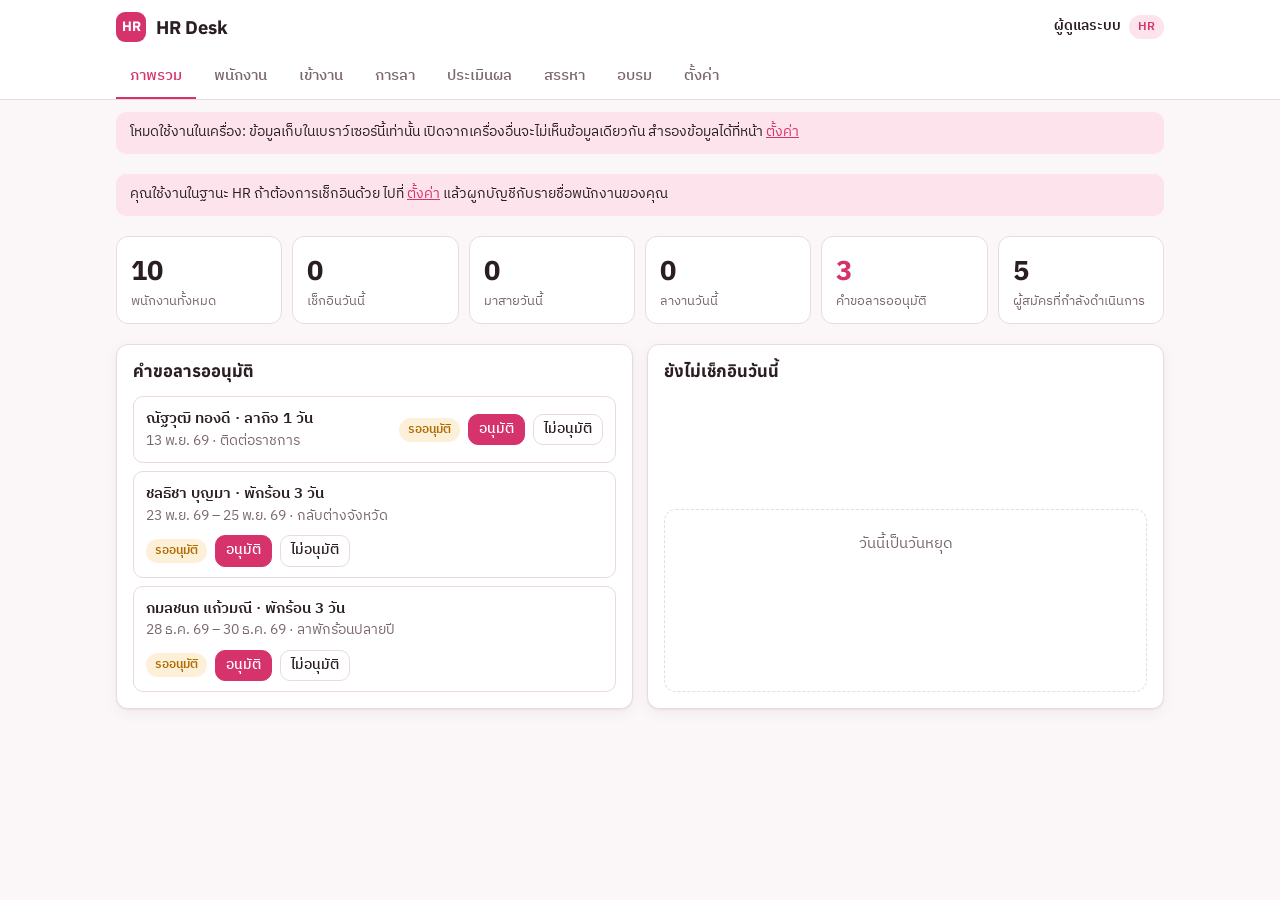
<file: hr-app/hr-desk.html>
<!doctype html>
<html lang="th">
<head>
<meta charset="utf-8">
<meta name="viewport" content="width=device-width,initial-scale=1,viewport-fit=cover">
<style>body{margin:0}[hidden]{display:none!important}img{max-width:100%}</style>
<title>HR Desk</title>
<meta name="claude:viewport-fit-sides" content="cover">
<link rel="preconnect" href="https://fonts.googleapis.com">
<link rel="stylesheet" href="https://fonts.googleapis.com/css2?family=Anuphan:wght@500;600;700&family=IBM+Plex+Sans+Thai:wght@400;500;600&display=swap">
<style>
/* Layout: sticky top bar + scrollable tab strip, single content column (max 1080px), cards only for actionable blocks */
:root{
  --bg:#fbf7f9; --surface:#ffffff; --surface-2:#f6eef2; --line:#ead9e1;
  --fg:#2a1d24; --muted:#7a6670; --accent:#d6336c; --accent-ink:#ffffff; --accent-soft:#fde3ec;
  --ok:#1f8a5b; --ok-soft:#dcf3e8; --warn:#b26b00; --warn-soft:#fdf0d9; --bad:#c0392b; --bad-soft:#fbe2df;
  --shadow:0 1px 2px rgba(80,20,45,.06),0 4px 14px rgba(80,20,45,.06);
  --f-display:"Anuphan","IBM Plex Sans Thai",system-ui,sans-serif;
  --f-body:"IBM Plex Sans Thai",system-ui,-apple-system,"Segoe UI",sans-serif;
  --r:12px;
}
@media (prefers-color-scheme:dark){:root:not([data-theme="light"]){
  --bg:#1a1216; --surface:#241a1f; --surface-2:#2e2128; --line:#3d2c35;
  --fg:#f5e9ef; --muted:#b39aa6; --accent:#f06595; --accent-ink:#1a0d13; --accent-soft:#4a1f30;
  --ok:#4cc38a; --ok-soft:#163a2a; --warn:#f0b04a; --warn-soft:#3b2c12; --bad:#f07167; --bad-soft:#40201d;
  --shadow:0 1px 2px rgba(0,0,0,.3); color-scheme:dark}}
:root[data-theme="dark"]{
  --bg:#1a1216; --surface:#241a1f; --surface-2:#2e2128; --line:#3d2c35;
  --fg:#f5e9ef; --muted:#b39aa6; --accent:#f06595; --accent-ink:#1a0d13; --accent-soft:#4a1f30;
  --ok:#4cc38a; --ok-soft:#163a2a; --warn:#f0b04a; --warn-soft:#3b2c12; --bad:#f07167; --bad-soft:#40201d;
  --shadow:0 1px 2px rgba(0,0,0,.3); color-scheme:dark}
*{box-sizing:border-box}
body{background:var(--bg);color:var(--fg);font-family:var(--f-body);font-size:15px;line-height:1.55}
body::before{content:"";position:fixed;inset:0 0 auto;height:env(safe-area-inset-top,0px);z-index:10;background:var(--surface)}
h1,h2,h3{font-family:var(--f-display);text-wrap:balance;margin:0;line-height:1.25}
h2{font-size:1.35rem} h3{font-size:1.05rem}
button,input,select,textarea{font:inherit;color:inherit}
a{color:var(--accent)}
.wrap{max-width:1080px;margin:0 auto;padding-left:max(16px,env(safe-area-inset-left,0px));padding-right:max(16px,env(safe-area-inset-right,0px))}
header.top{position:sticky;top:env(safe-area-inset-top,0px);z-index:5;background:var(--surface);border-bottom:1px solid var(--line)}
.topbar{display:flex;align-items:center;gap:12px;padding-block:12px}
.brand{display:flex;align-items:center;gap:10px;font-family:var(--f-display);font-weight:700;font-size:1.15rem}
.logo{width:30px;height:30px;border-radius:9px;background:var(--accent);color:var(--accent-ink);display:grid;place-items:center;font-size:.85rem}
.who{margin-left:auto;display:flex;align-items:center;gap:8px;font-size:.85rem;color:var(--muted);min-width:0}
.who b{color:var(--fg);font-weight:600;white-space:nowrap;overflow:hidden;text-overflow:ellipsis}
nav.tabs{display:flex;gap:4px;overflow-x:auto;scrollbar-width:none;padding-bottom:0}
nav.tabs::-webkit-scrollbar{display:none}
nav.tabs a{flex:none;padding:10px 14px;border-bottom:2px solid transparent;color:var(--muted);text-decoration:none;font-weight:500;white-space:nowrap}
nav.tabs a[aria-current="page"]{color:var(--accent);border-color:var(--accent)}
nav.tabs a:focus-visible{outline:2px solid var(--accent);outline-offset:-2px;border-radius:6px}
main{padding-block:20px 48px;display:grid;gap:20px}
.sec-head{display:flex;flex-wrap:wrap;align-items:center;gap:10px;justify-content:space-between}
.sub{color:var(--muted);font-size:.88rem}
.card{background:var(--surface);border:1px solid var(--line);border-radius:var(--r);padding:16px;box-shadow:var(--shadow);min-width:0}
.grid{display:grid;gap:14px}
.g2{grid-template-columns:repeat(auto-fit,minmax(min(100%,320px),1fr))}
.stats{display:grid;gap:10px;grid-template-columns:repeat(auto-fit,minmax(140px,1fr))}
.stat{background:var(--surface);border:1px solid var(--line);border-radius:var(--r);padding:12px 14px}
.stat .n{font-family:var(--f-display);font-size:1.7rem;font-weight:700;font-variant-numeric:tabular-nums}
.stat .l{color:var(--muted);font-size:.82rem}
.stat.hl .n{color:var(--accent)}
.btn{display:inline-flex;align-items:center;justify-content:center;gap:6px;border:1px solid var(--line);background:var(--surface);border-radius:10px;padding:8px 14px;cursor:pointer;font-weight:500;min-height:38px}
.btn:hover{border-color:var(--accent)}
.btn:focus-visible,input:focus-visible,select:focus-visible,textarea:focus-visible{outline:2px solid var(--accent);outline-offset:1px}
.btn.pri{background:var(--accent);border-color:var(--accent);color:var(--accent-ink)}
.btn.pri:hover{filter:brightness(1.06)}
.btn.sm{padding:4px 10px;min-height:30px;font-size:.85rem}
.btn.ghost{background:transparent}
.btn.danger{color:var(--bad)}
.btn[disabled]{opacity:.5;cursor:not-allowed}
.row{display:flex;flex-wrap:wrap;gap:8px;align-items:center}
.pill{display:inline-flex;align-items:center;padding:2px 9px;border-radius:999px;font-size:.78rem;font-weight:600;white-space:nowrap}
.p-ok{background:var(--ok-soft);color:var(--ok)} .p-warn{background:var(--warn-soft);color:var(--warn)}
.p-bad{background:var(--bad-soft);color:var(--bad)} .p-acc{background:var(--accent-soft);color:var(--accent)}
.p-mute{background:var(--surface-2);color:var(--muted)}
.tbl-wrap{overflow-x:auto;border:1px solid var(--line);border-radius:var(--r);background:var(--surface)}
table{width:100%;border-collapse:collapse;font-size:.9rem}
th,td{text-align:left;padding:10px 12px;border-bottom:1px solid var(--line);vertical-align:middle}
th{font-weight:600;color:var(--muted);font-size:.8rem;letter-spacing:.02em;background:var(--surface-2);white-space:nowrap}
tr:last-child td{border-bottom:0}
td.num,th.num{text-align:right;font-variant-numeric:tabular-nums}
.list{display:grid;gap:8px}
.item{display:flex;flex-wrap:wrap;gap:8px 12px;align-items:center;justify-content:space-between;padding:10px 12px;border:1px solid var(--line);border-radius:10px;background:var(--surface)}
.item .t{font-weight:600}
.empty{padding:22px;text-align:center;color:var(--muted);border:1px dashed var(--line);border-radius:var(--r)}
.clock{font-family:var(--f-display);font-size:2.4rem;font-weight:700;font-variant-numeric:tabular-nums;letter-spacing:.01em}
.checkin{display:flex;flex-wrap:wrap;gap:16px;align-items:center;justify-content:space-between}
.bal{display:grid;gap:10px;grid-template-columns:repeat(auto-fit,minmax(130px,1fr))}
.bal .b{border:1px solid var(--line);border-radius:10px;padding:10px 12px}
.bar{height:6px;border-radius:99px;background:var(--surface-2);overflow:hidden;margin-top:6px}
.bar i{display:block;height:100%;background:var(--accent);border-radius:99px}
.kanban{display:grid;gap:10px;grid-auto-flow:column;grid-auto-columns:minmax(220px,1fr);overflow-x:auto;padding-bottom:6px}
.col{background:var(--surface-2);border-radius:var(--r);padding:10px;display:grid;gap:8px;align-content:start;min-height:120px}
.col h3{font-size:.9rem;display:flex;justify-content:space-between}
.kcard{background:var(--surface);border:1px solid var(--line);border-radius:10px;padding:10px;display:grid;gap:6px}
.chk{display:flex;gap:10px;align-items:flex-start;padding:6px 0}
.chk input{width:18px;height:18px;margin-top:3px;accent-color:var(--accent)}
.grade{font-family:var(--f-display);font-weight:700;font-size:1.1rem;width:34px;height:34px;border-radius:9px;display:grid;place-items:center}
.notice{padding:10px 14px;border-radius:10px;background:var(--accent-soft);color:var(--fg);font-size:.88rem}
.notice.warn{background:var(--warn-soft)}
label.f{display:grid;gap:4px;font-size:.85rem;color:var(--muted)}
label.f>input,label.f>select,label.f>textarea,.inp{width:100%;padding:9px 11px;border:1px solid var(--line);border-radius:9px;background:var(--surface);color:var(--fg);font-size:.95rem}
.fgrid{display:grid;gap:12px;grid-template-columns:repeat(auto-fit,minmax(min(100%,200px),1fr))}
.overlay{position:fixed;inset:0;background:rgba(30,10,20,.45);z-index:20;display:grid;place-items:center;padding:16px;padding-top:max(16px,env(safe-area-inset-top,0px));padding-bottom:max(16px,env(safe-area-inset-bottom,0px))}
.modal{background:var(--surface);border-radius:16px;width:min(640px,100%);max-height:100%;overflow:auto;padding:20px;display:grid;gap:14px;box-shadow:0 10px 40px rgba(0,0,0,.25)}
.modal .acts{display:flex;justify-content:flex-end;gap:8px;flex-wrap:wrap}
.toast{position:fixed;left:50%;transform:translateX(-50%);bottom:calc(20px + env(safe-area-inset-bottom,0px));background:var(--fg);color:var(--bg);padding:10px 16px;border-radius:10px;z-index:30;font-size:.9rem;max-width:calc(100% - 32px)}
.kpi-row{display:grid;grid-template-columns:2fr .8fr .9fr .9fr auto;gap:6px;align-items:center}
@media (max-width:560px){.kpi-row{grid-template-columns:1fr 1fr}.kpi-row .kn{grid-column:1/-1}}
.score{display:flex;gap:4px}
.score button{width:34px;height:34px;border-radius:8px;border:1px solid var(--line);background:var(--surface);cursor:pointer}
.score button[aria-pressed="true"]{background:var(--accent);color:var(--accent-ink);border-color:var(--accent)}
.muted{color:var(--muted)}
.small{font-size:.82rem}
@media (prefers-reduced-motion:no-preference){.btn,.score button{transition:filter .15s,border-color .15s}}
</style>
</head>
<body>


<header class="top">
  <div class="wrap">
    <div class="topbar">
      <div class="brand"><span class="logo" aria-hidden="true">HR</span><span id="org-name">HR Desk</span></div>
      <div class="who" id="who"></div>
    </div>
    <nav class="tabs" id="tabs" aria-label="เมนูหลัก"></nav>
  </div>
</header>
<main class="wrap" id="app">
  <div class="empty">กำลังโหลดข้อมูลพนักงาน การลา และเวลาเข้างาน…</div>
</main>
<div id="modal-root"></div>

<script>
(() => {
"use strict";
// ---------- constants ----------
const TZ = "Asia/Bangkok";
const LEAVE_TYPES = {
  sick:{label:"ลาป่วย", note:"ได้รับค่าจ้างไม่เกิน 30 วัน/ปี (ม.32, 57)"},
  personal:{label:"ลากิจ", note:"ไม่น้อยกว่า 3 วัน/ปี (ม.34)"},
  vacation:{label:"พักร้อน", note:"ทำงานครบ 1 ปี ได้ไม่น้อยกว่า 6 วัน (ม.30)"},
  maternity:{label:"ลาคลอด", note:"ไม่เกิน 98 วัน/ครรภ์ (ม.41)"},
  unpaid:{label:"ลาไม่รับค่าจ้าง", note:"ตามที่หัวหน้าอนุมัติ"}
};
const DEFAULT_SETTINGS = {
  orgName:"HR Desk", workStart:"08:30", workEnd:"17:30", graceMin:0,
  quotas:{sick:30, personal:3, vacation:6, maternity:98},
  kpiWeight:70, trainingTarget:12
};
const STAGES = [
  ["applied","สมัคร"],["screen","คัดกรอง"],["interview","สัมภาษณ์"],["offer","เสนองาน"],["hired","รับเข้าทำงาน"],["rejected","ไม่ผ่าน"]
];
const DEFAULT_COMPS = ["ความรับผิดชอบ","การทำงานเป็นทีม","การสื่อสาร","การแก้ปัญหา","การเรียนรู้และพัฒนาตนเอง"];
const DEFAULT_ONBOARD = ["เซ็นสัญญาจ้างและเอกสารบุคคล","แจ้งเข้าประกันสังคม","เปิดอีเมลและบัญชีระบบงาน","รับอุปกรณ์ทำงาน","ปฐมนิเทศนโยบายบริษัท","แนะนำทีมและพี่เลี้ยง","ตั้งเป้าหมายช่วงทดลองงาน","ประเมินผลก่อนครบทดลองงาน 119 วัน"];
const ROLE_LABEL = {hr:"HR", manager:"หัวหน้า", staff:"พนักงาน"};
const STATUS_LABEL = {active:["ทำงาน","p-ok"], probation:["ทดลองงาน","p-warn"], resigned:["ลาออก","p-mute"]};
const TABS = [
  ["home","ภาพรวม"],["people","พนักงาน"],["time","เข้างาน"],["leave","การลา"],["review","ประเมินผล"],["hiring","สรรหา"],["training","อบรม"],["settings","ตั้งค่า"]
];

// ---------- state ----------
const S = {employees:{}, attendance:{}, leaves:{}, reviews:{}, candidates:{}, onboarding:{}, trainings:{}, settings:{...DEFAULT_SETTINGS}};
const loaded = new Set();
let db = null, user = null, myId = null, isEditor = false, viewAs = "";
let attMonth = monthKey(new Date()), attUnsub = null, attDate = todayKey();
let reviewPeriod = "", timedOut = false, fatal = "";

// ---------- helpers ----------
const $ = (s, r=document) => r.querySelector(s);
const esc = v => String(v ?? "").replace(/[&<>"']/g, c => ({"&":"&amp;","<":"&lt;",">":"&gt;",'"':"&quot;","'":"&#39;"}[c]));
function partsTZ(d){const o={};new Intl.DateTimeFormat("en-GB",{timeZone:TZ,year:"numeric",month:"2-digit",day:"2-digit",hour:"2-digit",minute:"2-digit",second:"2-digit",hour12:false}).formatToParts(d).forEach(p=>o[p.type]=p.value);return o;}
function todayKey(d=new Date()){const p=partsTZ(d);return `${p.year}-${p.month}-${p.day}`;}
function monthKey(d=new Date()){const p=partsTZ(d);return `${p.year}-${p.month}`;}
function nowHM(){const p=partsTZ(new Date());return `${p.hour==="24"?"00":p.hour}:${p.minute}`;}
function thDate(k){if(!k)return"-";const[y,m,d]=k.split("-").map(Number);return new Date(Date.UTC(y,m-1,d||1)).toLocaleDateString("th-TH",{timeZone:"UTC",day:"numeric",month:"short",year:"2-digit"});}
function thMonth(k){const[y,m]=k.split("-").map(Number);return new Date(Date.UTC(y,m-1,1)).toLocaleDateString("th-TH",{timeZone:"UTC",month:"long",year:"numeric"});}
function toMin(hm){const[h,m]=String(hm||"0:0").split(":").map(Number);return h*60+(m||0);}
function workDays(a,b){if(!a||!b)return 0;let n=0;const s=new Date(a+"T00:00:00Z"),e=new Date(b+"T00:00:00Z");for(let d=s;d<=e;d=new Date(d.getTime()+864e5)){const w=d.getUTCDay();if(w!==0&&w!==6)n++;}return n;}
function serviceYears(start){if(!start)return 0;return (new Date(todayKey()+"T00:00:00Z")-new Date(start+"T00:00:00Z"))/(365.25*864e5);}
function serviceText(start){const y=serviceYears(start);if(y<0)return"ยังไม่เริ่มงาน";const yy=Math.floor(y),mm=Math.floor((y-yy)*12);return (yy?yy+" ปี ":"")+mm+" เดือน";}
function uid(p){return p+Date.now().toString(36)+Math.random().toString(36).slice(2,6);}
function fmt(n,d=0){return Number(n||0).toLocaleString("th-TH",{maximumFractionDigits:d,minimumFractionDigits:d});}
function toast(msg){const t=document.createElement("div");t.className="toast";t.setAttribute("role","status");t.textContent=msg;document.body.appendChild(t);setTimeout(()=>t.remove(),2600);}
const empList = () => Object.values(S.employees).sort((a,b)=>String(a.code||"").localeCompare(String(b.code||""))||String(a.name).localeCompare(String(b.name)));
const empName = id => S.employees[id]?.name || "ไม่ระบุ";
const activeEmps = () => empList().filter(e=>e.status!=="resigned");

// ---------- roles ----------
function myEmp(){ if(!myId) return null; return Object.values(S.employees).find(e=>e.userId===myId) || null; }
function ctx(){
  const real = myEmp();
  const realHR = isEditor || real?.role==="hr";
  if (realHR && viewAs && S.employees[viewAs]) {
    const e = S.employees[viewAs];
    return {emp:e, role:e.role||"staff", isHR:e.role==="hr", previewing:true, realHR};
  }
  if (realHR) return {emp:real, role:"hr", isHR:true, previewing:false, realHR};
  if (real) return {emp:real, role:real.role||"staff", isHR:false, previewing:false, realHR};
  return {emp:null, role:"none", isHR:false, previewing:false, realHR};
}
function teamIds(c){ if(!c.emp) return []; return Object.values(S.employees).filter(e=>e.managerId===c.emp.id).map(e=>e.id); }
function visibleEmpIds(c){
  if (c.isHR) return activeEmps().map(e=>e.id);
  const ids = c.emp ? [c.emp.id] : [];
  if (c.role==="manager") ids.push(...teamIds(c));
  return ids;
}
function canApprove(c, leave){ const e=S.employees[leave.empId]; if(!e) return c.isHR; if(c.emp && leave.empId===c.emp.id) return false; return c.isHR || (c.emp && e.managerId===c.emp.id); }
function tabsFor(c){
  if (c.isHR) return TABS.map(t=>t[0]);
  const t = ["home","people","time","leave","review","training"];
  if (c.role==="manager") t.splice(5,0,"hiring");
  return t;
}

// ---------- db ----------
async function write(path, data, mode="set"){
  if(!db){toast("ยังเชื่อมต่อฐานข้อมูลไม่ได้");return false;}
  try{ const ref=db.doc(path); if(mode==="delete") await ref.delete(); else if(mode==="update") await ref.update(data); else await ref.set(data); return true; }
  catch(e){ const m={not_granted:"บัญชีนี้ไม่มีสิทธิ์บันทึก ขอสิทธิ์ผู้ร่วมแก้ไข (Contributor) จาก HR", quota_exceeded:"พื้นที่จัดเก็บเต็ม ลบข้อมูลเก่าก่อน"}[e?.code]; toast(m||"บันทึกไม่สำเร็จ ลองใหม่อีกครั้ง"); return false; }
}
function listen(col, q){
  return q.onSnapshot(snap=>{
    const map={}; snap.docs.forEach(d=>{map[d.id]={id:d.id,...d.data()};});
    if(col==="settings") S.settings={...DEFAULT_SETTINGS,...(map.main||{}),quotas:{...DEFAULT_SETTINGS.quotas,...(map.main?.quotas||{})}};
    else S[col]=map;
    if(!snap.metadata.fromCache) loaded.add(col);
    render();
  }, err=>{ loaded.add(col); if(err?.code==="not_granted"||err?.code==="revoked") fatal="บัญชีนี้ยังไม่ได้รับสิทธิ์เปิดข้อมูล HR ขอให้ HR แชร์ลิงก์ให้ก่อน"; render(); });
}
function subscribeAttendance(){
  if(attUnsub) attUnsub();
  attUnsub = listen("attendance", db.collection("attendance").where("month","==",attMonth).limit(1000));
}

// ---------- modal ----------
function modal(title, body, onSubmit, submitLabel="บันทึก"){
  const root=$("#modal-root");
  root.innerHTML=`<div class="overlay" role="dialog" aria-modal="true" aria-label="${esc(title)}"><form class="modal" id="mform"><h2>${esc(title)}</h2>${body}<div class="acts"><button type="button" class="btn ghost" data-close>ยกเลิก</button>${onSubmit?`<button class="btn pri" type="submit">${esc(submitLabel)}</button>`:""}</div></form></div>`;
  const f=$("#mform");
  f.addEventListener("submit",async ev=>{ev.preventDefault(); const ok=await onSubmit(new FormData(f), f); if(ok!==false) closeModal();});
  root.querySelector("[data-close]").onclick=closeModal;
  root.querySelector(".overlay").addEventListener("click",ev=>{if(ev.target.classList.contains("overlay"))closeModal();});
  const first=f.querySelector("input,select,textarea"); if(first) first.focus();
}
function closeModal(){ $("#modal-root").innerHTML=""; }
document.addEventListener("keydown",e=>{if(e.key==="Escape")closeModal();});
function confirmBox(text, label, fn){ modal("ยืนยัน", `<p>${esc(text)}</p>`, async()=>{await fn();}, label); }

// ---------- views ----------
function pill(text, cls){return `<span class="pill ${cls}">${esc(text)}</span>`;}
function leavePill(s){return s==="approved"?pill("อนุมัติ","p-ok"):s==="rejected"?pill("ไม่อนุมัติ","p-bad"):pill("รออนุมัติ","p-warn");}
function gradeOf(t){return t>=90?["A","ดีเยี่ยม","p-ok"]:t>=80?["B","ดี","p-ok"]:t>=70?["C","ตามเป้าหมาย","p-acc"]:t>=60?["D","ต้องพัฒนา","p-warn"]:["E","ต่ำกว่ามาตรฐาน","p-bad"];}
function attDoc(empId, mk=attMonth){return S.attendance[`${empId}_${mk}`];}
function attToday(empId){ const d=attDoc(empId, monthKey()); return d?.days?.[todayKey().slice(8)] || null; }
function isLate(inHM){return toMin(inHM) > toMin(S.settings.workStart)+Number(S.settings.graceMin||0);}

function leaveUsage(empId, year){
  const u={}; Object.keys(LEAVE_TYPES).forEach(k=>u[k]={used:0,pending:0});
  Object.values(S.leaves).filter(l=>l.empId===empId && String(l.start).startsWith(year)).forEach(l=>{
    if(!u[l.type]) return; if(l.status==="approved") u[l.type].used+=Number(l.days||0); else if(l.status==="pending") u[l.type].pending+=Number(l.days||0);
  });
  return u;
}
function quotaFor(emp, type){
  const q=S.settings.quotas;
  if(type==="vacation") return serviceYears(emp?.startDate)>=1 ? Number(q.vacation) : 0;
  return type==="unpaid" ? null : Number(q[type]);
}

function viewHome(c){
  const out=[];
  if(c.emp){
    const t=attToday(c.emp.id);
    const status = !t ? pill("ยังไม่เช็กอิน","p-mute") : t.out ? pill(`ออกงาน ${t.out}`,"p-mute") : t.late ? pill(`เข้างาน ${t.in} · สาย`,"p-warn") : pill(`เข้างาน ${t.in}`,"p-ok");
    out.push(`<section class="card checkin" aria-label="บันทึกเวลา">
      <div><div class="sub">สวัสดีค่ะ คุณ${esc(c.emp.nickname||c.emp.name)} · ${esc(thDate(todayKey()))}</div><div class="clock" id="clock">${nowHM()}</div><div class="row">${status}<span class="sub">เวลางาน ${esc(S.settings.workStart)}–${esc(S.settings.workEnd)} น.</span></div></div>
      <div class="row">${c.previewing?`<span class="sub">ตัวอย่างมุมมอง กดเช็กอินแทนไม่ได้</span>`:!t?`<button class="btn pri" data-act="checkin">เช็กอินเข้างาน</button>`:!t.out?`<button class="btn pri" data-act="checkout">เช็กเอาต์ออกงาน</button>`:`<span class="sub">บันทึกครบแล้ววันนี้</span>`}<button class="btn" data-act="new-leave">ขอลา</button></div>
    </section>`);
  } else if(c.isHR){
    out.push(`<div class="notice">คุณใช้งานในฐานะ HR ถ้าต้องการเช็กอินด้วย ไปที่ <a href="#settings">ตั้งค่า</a> แล้วผูกบัญชีกับรายชื่อพนักงานของคุณ</div>`);
  }
  if(c.isHR || c.role==="manager"){
    const ids=new Set(visibleEmpIds(c)); const today=todayKey();
    const present=[...ids].filter(id=>attToday(id)); const late=present.filter(id=>attToday(id)?.late);
    const onLeave=Object.values(S.leaves).filter(l=>ids.has(l.empId)&&l.status==="approved"&&l.start<=today&&l.end>=today);
    const pending=Object.values(S.leaves).filter(l=>l.status==="pending"&&canApprove(c,l)).sort((a,b)=>String(a.start).localeCompare(b.start));
    const cand=Object.values(S.candidates).filter(x=>!["hired","rejected"].includes(x.stage)).length;
    out.push(`<section class="stats" aria-label="สรุปวันนี้">
      <div class="stat"><div class="n">${ids.size}</div><div class="l">${c.isHR?"พนักงานทั้งหมด":"คนในทีม (รวมคุณ)"}</div></div>
      <div class="stat"><div class="n">${present.length}</div><div class="l">เช็กอินวันนี้</div></div>
      <div class="stat"><div class="n">${late.length}</div><div class="l">มาสายวันนี้</div></div>
      <div class="stat"><div class="n">${onLeave.length}</div><div class="l">ลางานวันนี้</div></div>
      <div class="stat hl"><div class="n">${pending.length}</div><div class="l">คำขอลารออนุมัติ</div></div>
      ${c.isHR?`<div class="stat"><div class="n">${cand}</div><div class="l">ผู้สมัครที่กำลังดำเนินการ</div></div>`:""}
    </section>`);
    out.push(`<section class="grid g2">
      <div class="card grid"><h3>คำขอลารออนุมัติ</h3>${pending.length?`<div class="list">${pending.map(l=>leaveItem(l,c)).join("")}</div>`:`<div class="empty">ไม่มีคำขอค้างอนุมัติ</div>`}</div>
      <div class="card grid"><h3>ยังไม่เช็กอินวันนี้</h3>${(()=>{const w=new Date(today+"T00:00:00Z").getUTCDay();if(w===0||w===6)return`<div class="empty">วันนี้เป็นวันหยุด</div>`;const leaveIds=new Set(onLeave.map(l=>l.empId));const miss=[...ids].filter(id=>!attToday(id)&&!leaveIds.has(id));return miss.length?`<div class="list">${miss.map(id=>`<div class="item"><span>${esc(empName(id))}</span><span class="sub">${esc(S.employees[id]?.dept||"")}</span></div>`).join("")}</div>`:`<div class="empty">ทุกคนเช็กอินหรือลาแล้ว</div>`;})()}</div>
    </section>`);
  }
  if(c.emp){
    const y=todayKey().slice(0,4); const u=leaveUsage(c.emp.id,y);
    out.push(`<section class="card grid"><div class="sec-head"><h3>วันลาคงเหลือ ปี ${Number(y)+543}</h3><a class="btn sm" href="#leave">ดูประวัติการลา</a></div>${balanceHTML(c.emp,u)}</section>`);
    const mine=Object.values(S.leaves).filter(l=>l.empId===c.emp.id).sort((a,b)=>String(b.createdAt).localeCompare(a.createdAt)).slice(0,3);
    if(mine.length) out.push(`<section class="card grid"><h3>คำขอลาล่าสุดของฉัน</h3><div class="list">${mine.map(l=>leaveItem(l,c)).join("")}</div></section>`);
    const ob=S.onboarding[c.emp.id];
    if(ob && ob.items?.some(i=>!i.done)) out.push(`<section class="card grid"><h3>Onboarding ของฉัน</h3>${onboardHTML(ob,true)}</section>`);
  }
  return out.join("");
}
function balanceHTML(emp,u){
  return `<div class="bal">${["sick","personal","vacation","maternity"].map(k=>{const q=quotaFor(emp,k);const used=u[k].used;const left=Math.max(0,q-used);const pct=q?Math.min(100,used/q*100):0;
    return `<div class="b"><div class="sub">${LEAVE_TYPES[k].label}</div><div><b style="font-size:1.25rem;font-variant-numeric:tabular-nums">${fmt(left,left%1?1:0)}</b> <span class="sub">/ ${fmt(q)} วัน</span></div><div class="bar"><i style="width:${pct}%"></i></div>${u[k].pending?`<div class="small muted">รออนุมัติ ${fmt(u[k].pending,1)} วัน</div>`:""}${k==="vacation"&&!q?`<div class="small muted">สิทธิ์เริ่มเมื่อทำงานครบ 1 ปี</div>`:""}</div>`;}).join("")}</div>`;
}
function leaveItem(l,c){
  const acts = l.status==="pending" && canApprove(c,l) && !c.previewing ? `<div class="row"><button class="btn sm pri" data-act="approve" data-id="${l.id}">อนุมัติ</button><button class="btn sm" data-act="reject" data-id="${l.id}">ไม่อนุมัติ</button></div>`
    : l.status==="pending" && c.emp && l.empId===c.emp.id && !c.previewing ? `<button class="btn sm ghost danger" data-act="cancel-leave" data-id="${l.id}">ยกเลิกคำขอ</button>` : "";
  const range = l.start===l.end ? thDate(l.start) : `${thDate(l.start)} – ${thDate(l.end)}`;
  return `<div class="item"><div style="min-width:0"><div class="t">${esc(empName(l.empId))} · ${esc(LEAVE_TYPES[l.type]?.label||l.type)} ${fmt(l.days,l.days%1?1:0)} วัน</div><div class="sub">${esc(range)}${l.reason?` · ${esc(l.reason)}`:""}</div></div><div class="row">${leavePill(l.status)}${acts}</div></div>`;
}

function viewPeople(c){
  const ids=new Set(c.isHR?empList().map(e=>e.id):visibleEmpIds(c));
  const list=empList().filter(e=>ids.has(e.id));
  const head=`<div class="sec-head"><div><h2>${c.isHR?"ทะเบียนพนักงาน":c.role==="manager"?"ทีมของฉัน":"ข้อมูลของฉัน"}</h2><div class="sub">${list.length} คน${c.isHR?" · เก็บเฉพาะข้อมูลงาน ไม่เก็บเงินเดือนหรือเลขบัตรประชาชน":""}</div></div>${c.isHR&&!c.previewing?`<button class="btn pri" data-act="new-emp">เพิ่มพนักงาน</button>`:""}</div>`;
  if(!list.length) return head+`<div class="empty">ยังไม่มีพนักงาน${c.isHR?" กด “เพิ่มพนักงาน” เพื่อเริ่ม":""}</div>`;
  return head+`<div class="tbl-wrap"><table><thead><tr><th>รหัส</th><th>ชื่อ</th><th>ตำแหน่ง</th><th>แผนก</th><th>หัวหน้า</th><th>อายุงาน</th><th>สถานะ</th>${c.isHR?"<th>บัญชี</th><th></th>":""}</tr></thead><tbody>${list.map(e=>{const st=STATUS_LABEL[e.status]||STATUS_LABEL.active;return `<tr><td>${esc(e.code)}</td><td><b>${esc(e.name)}</b>${e.nickname?` <span class="sub">(${esc(e.nickname)})</span>`:""}<div class="small muted">${esc(ROLE_LABEL[e.role]||"พนักงาน")}${e.workEmail?` · ${esc(e.workEmail)}`:""}</div></td><td>${esc(e.position)}</td><td>${esc(e.dept)}</td><td>${esc(e.managerId?empName(e.managerId):"-")}</td><td>${esc(serviceText(e.startDate))}</td><td>${pill(st[0],st[1])}</td>${c.isHR?`<td>${e.userId?pill("ผูกแล้ว","p-ok"):pill("ยังไม่ผูก","p-mute")}</td><td><div class="row" style="flex-wrap:nowrap">${c.previewing?"":`<button class="btn sm" data-act="edit-emp" data-id="${e.id}">แก้ไข</button>`}</div></td>`:""}</tr>`;}).join("")}</tbody></table></div>`;
}
function empForm(e={}){
  const mgrs=activeEmps().filter(x=>x.id!==e.id);
  return `<div class="fgrid">
  <label class="f">รหัสพนักงาน<input name="code" required value="${esc(e.code||"")}" placeholder="EMP011"></label>
  <label class="f">ชื่อ-นามสกุล<input name="name" required value="${esc(e.name||"")}"></label>
  <label class="f">ชื่อเล่น<input name="nickname" value="${esc(e.nickname||"")}"></label>
  <label class="f">ตำแหน่ง<input name="position" required value="${esc(e.position||"")}"></label>
  <label class="f">แผนก<input name="dept" required value="${esc(e.dept||"")}" list="depts"></label>
  <label class="f">อีเมลงาน<input name="workEmail" type="email" value="${esc(e.workEmail||"")}"></label>
  <label class="f">วันเริ่มงาน<input name="startDate" type="date" required value="${esc(e.startDate||todayKey())}"></label>
  <label class="f">หัวหน้า<select name="managerId"><option value="">ไม่มี</option>${mgrs.map(m=>`<option value="${m.id}" ${m.id===e.managerId?"selected":""}>${esc(m.name)}</option>`).join("")}</select></label>
  <label class="f">สิทธิ์ในแอป<select name="role">${Object.entries(ROLE_LABEL).map(([k,v])=>`<option value="${k}" ${(e.role||"staff")===k?"selected":""}>${v}</option>`).join("")}</select></label>
  <label class="f">สถานะ<select name="status">${Object.entries(STATUS_LABEL).map(([k,v])=>`<option value="${k}" ${(e.status||"probation")===k?"selected":""}>${v[0]}</option>`).join("")}</select></label>
  </div><datalist id="depts">${[...new Set(empList().map(x=>x.dept).filter(Boolean))].map(d=>`<option value="${esc(d)}">`).join("")}</datalist>
  ${e.id?`<div class="row">${e.userId?`<button type="button" class="btn sm" data-act="unlink" data-id="${e.id}">ยกเลิกการผูกบัญชี</button>`:""}<button type="button" class="btn sm ghost danger" data-act="del-emp" data-id="${e.id}">ลบพนักงาน</button></div>`:`<label class="chk"><input type="checkbox" name="onboard" checked> สร้าง Onboarding checklist ให้อัตโนมัติ</label>`}`;
}
function saveEmp(id){
  return async fd=>{
    const old=id?S.employees[id]:{}; const nid=id||uid("e");
    const data={...old, code:fd.get("code").trim(), name:fd.get("name").trim(), nickname:fd.get("nickname").trim(), position:fd.get("position").trim(), dept:fd.get("dept").trim(), workEmail:fd.get("workEmail").trim(), startDate:fd.get("startDate"), managerId:fd.get("managerId")||"", role:fd.get("role"), status:fd.get("status"), userId:old.userId||null};
    delete data.id;
    if(!await write(`employees/${nid}`, data)) return false;
    if(!id && fd.get("onboard")) await write(`onboarding/${nid}`, {empId:nid, items:DEFAULT_ONBOARD.map(t=>({t,done:false})), sample:false});
    toast(id?"บันทึกข้อมูลพนักงานแล้ว":"เพิ่มพนักงานแล้ว");
  };
}

function viewTime(c){
  const ids=visibleEmpIds(c); const self=!c.isHR&&c.role!=="manager";
  const [y,m]=attMonth.split("-").map(Number); const days=new Date(Date.UTC(y,m,0)).getUTCDate();
  const head=`<div class="sec-head"><div><h2>เวลาเข้างาน</h2><div class="sub">เข้างาน ${esc(S.settings.workStart)} น. · หลังเวลานี้${Number(S.settings.graceMin)?` ${S.settings.graceMin} นาที`:""} นับว่าสาย</div></div><label class="f" style="min-width:170px">เดือน<input type="month" id="att-month" value="${attMonth}"></label></div>`;
  const rows=ids.map(id=>{const d=attDoc(id)?.days||{};const v=Object.values(d);const lateN=v.filter(x=>x.late).length;const lateMin=v.reduce((s,x)=>s+(x.late?Math.max(0,toMin(x.in)-toMin(S.settings.workStart)):0),0);return{id,present:v.length,lateN,lateMin};});
  let html=head;
  if(!self){
    const dk=attDate.startsWith(attMonth)?attDate:`${attMonth}-01`; const dd=dk.slice(8);
    html+=`<section class="card grid"><div class="sec-head"><h3>รายวัน</h3><label class="f" style="min-width:170px">วันที่<input type="date" id="att-date" value="${dk}" min="${attMonth}-01" max="${attMonth}-${String(days).padStart(2,"0")}"></label></div>
    <div class="tbl-wrap"><table><thead><tr><th>พนักงาน</th><th>เข้า</th><th>ออก</th><th>สถานะ</th></tr></thead><tbody>${ids.map(id=>{const r=attDoc(id)?.days?.[dd];const lv=Object.values(S.leaves).find(l=>l.empId===id&&l.status==="approved"&&l.start<=dk&&l.end>=dk);return `<tr><td>${esc(empName(id))}</td><td>${esc(r?.in||"-")}</td><td>${esc(r?.out||"-")}</td><td>${r?(r.late?pill("สาย","p-warn"):pill("ตรงเวลา","p-ok")):lv?pill(LEAVE_TYPES[lv.type]?.label||"ลา","p-acc"):pill("ไม่มีบันทึก","p-mute")}</td></tr>`;}).join("")}</tbody></table></div></section>`;
  }
  html+=`<section class="card grid"><h3>สรุป${esc(thMonth(attMonth))}</h3><div class="tbl-wrap"><table><thead><tr><th>พนักงาน</th><th class="num">วันที่มา</th><th class="num">มาสาย (ครั้ง)</th><th class="num">สายรวม (นาที)</th></tr></thead><tbody>${rows.map(r=>`<tr><td>${esc(empName(r.id))}</td><td class="num">${r.present}</td><td class="num">${r.lateN?`<span class="pill p-warn">${r.lateN}</span>`:"0"}</td><td class="num">${fmt(r.lateMin)}</td></tr>`).join("")}</tbody></table></div></section>`;
  if(self && c.emp){
    const d=attDoc(c.emp.id)?.days||{}; const keys=Object.keys(d).sort().reverse();
    html+=`<section class="card grid"><h3>ประวัติของฉัน</h3>${keys.length?`<div class="list">${keys.map(k=>`<div class="item"><span>${esc(thDate(`${attMonth}-${k}`))}</span><span class="row"><span class="sub">${esc(d[k].in)} – ${esc(d[k].out||"ยังไม่ออก")}</span>${d[k].late?pill("สาย","p-warn"):pill("ตรงเวลา","p-ok")}</span></div>`).join("")}</div>`:`<div class="empty">ยังไม่มีการเช็กอินในเดือนนี้</div>`}</section>`;
  }
  if(!loaded.has("attendance")) html+=`<div class="sub">กำลังโหลดเวลาเข้างานของเดือนนี้…</div>`;
  return html;
}
async function doCheck(kind){
  const c=ctx(); if(!c.emp) return;
  const mk=monthKey(), dd=todayKey().slice(8), path=`attendance/${c.emp.id}_${mk}`;
  const cur=attDoc(c.emp.id,mk); const days={...(cur?.days||{})}; const t=nowHM();
  if(kind==="in"){ if(days[dd]) return; days[dd]={in:t, late:isLate(t)}; }
  else { if(!days[dd]) return; days[dd]={...days[dd], out:t}; }
  if(mk!==attMonth){attMonth=mk;subscribeAttendance();}
  if(await write(path,{empId:c.emp.id, month:mk, days, sample:!!cur?.sample})) toast(kind==="in"?(days[dd].late?`เช็กอิน ${t} น. (สาย)`:`เช็กอิน ${t} น.`):`เช็กเอาต์ ${t} น.`);
}

function viewLeave(c){
  const ids=new Set(visibleEmpIds(c));
  const all=Object.values(S.leaves).filter(l=>ids.has(l.empId)).sort((a,b)=>String(b.start).localeCompare(a.start));
  const y=todayKey().slice(0,4);
  let html=`<div class="sec-head"><div><h2>การลา</h2><div class="sub">โควตาตามพระราชบัญญัติคุ้มครองแรงงาน · นับเฉพาะวันจันทร์–ศุกร์</div></div>${c.emp&&!c.previewing?`<button class="btn pri" data-act="new-leave">ขอลา</button>`:""}</div>`;
  if(c.emp) html+=`<section class="card grid"><h3>วันลาคงเหลือของฉัน ปี ${Number(y)+543}</h3>${balanceHTML(c.emp,leaveUsage(c.emp.id,y))}</section>`;
  if(c.isHR||c.role==="manager"){
    html+=`<section class="card grid"><h3>สรุปการใช้วันลา ปี ${Number(y)+543}</h3><div class="tbl-wrap"><table><thead><tr><th>พนักงาน</th>${["sick","personal","vacation","maternity","unpaid"].map(k=>`<th class="num">${LEAVE_TYPES[k].label}</th>`).join("")}</tr></thead><tbody>${[...ids].map(id=>{const u=leaveUsage(id,y);const e=S.employees[id];return `<tr><td>${esc(empName(id))}</td>${["sick","personal","vacation","maternity","unpaid"].map(k=>{const q=quotaFor(e,k);const over=q!==null&&u[k].used>q;return `<td class="num">${over?`<span class="pill p-bad">${fmt(u[k].used,1)}</span>`:fmt(u[k].used,u[k].used%1?1:0)}${q!==null?`<span class="muted small">/${q}</span>`:""}</td>`;}).join("")}</tr>`;}).join("")}</tbody></table></div></section>`;
  }
  html+=`<section class="card grid"><h3>รายการคำขอลา</h3>${all.length?`<div class="list">${all.map(l=>leaveItem(l,c)).join("")}</div>`:`<div class="empty">ยังไม่มีคำขอลา</div>`}</section>`;
  html+=`<details class="card"><summary><b>สิทธิ์การลาตามกฎหมาย</b></summary><div class="list" style="margin-top:10px">${Object.values(LEAVE_TYPES).map(t=>`<div class="item"><span class="t">${t.label}</span><span class="sub">${t.note}</span></div>`).join("")}</div><p class="small muted">ลาป่วยตั้งแต่ 3 วันทำงานขึ้นไป นายจ้างขอใบรับรองแพทย์ได้ ตัวเลขโควตาแก้ได้ในหน้าตั้งค่า</p></details>`;
  return html;
}
function leaveForm(c){
  const opts=c.isHR?activeEmps():[c.emp].filter(Boolean);
  return `<div class="fgrid">
  ${c.isHR?`<label class="f">พนักงาน<select name="empId">${opts.map(e=>`<option value="${e.id}" ${c.emp&&e.id===c.emp.id?"selected":""}>${esc(e.name)}</option>`).join("")}</select></label>`:`<input type="hidden" name="empId" value="${c.emp.id}">`}
  <label class="f">ประเภทการลา<select name="type">${Object.entries(LEAVE_TYPES).map(([k,v])=>`<option value="${k}">${v.label}</option>`).join("")}</select></label>
  <label class="f">วันที่เริ่ม<input type="date" name="start" id="lv-start" required value="${todayKey()}"></label>
  <label class="f">ถึงวันที่<input type="date" name="end" id="lv-end" required value="${todayKey()}"></label>
  </div>
  <label class="chk"><input type="checkbox" name="half" id="lv-half"> ลาครึ่งวัน (เฉพาะลาวันเดียว)</label>
  <label class="f">เหตุผล<textarea name="reason" rows="2" placeholder="เช่น ไปพบแพทย์"></textarea></label>
  <div class="notice" id="lv-calc">รวม 1 วันทำงาน</div>`;
}
function bindLeaveCalc(){
  const upd=()=>{const s=$("#lv-start")?.value,e=$("#lv-end")?.value;if(!s||!e)return;const half=$("#lv-half")?.checked&&s===e;let d=workDays(s,e);if(half&&d)d=.5;const box=$("#lv-calc");if(!box)return;
    if(e<s){box.textContent="วันสิ้นสุดต้องไม่ก่อนวันเริ่ม";box.className="notice warn";return;}
    const empId=$("[name=empId]")?.value,type=$("[name=type]")?.value;const emp=S.employees[empId];const q=quotaFor(emp,type);const u=leaveUsage(empId,s.slice(0,4))[type]||{used:0,pending:0};
    let msg=`รวม ${fmt(d,d%1?1:0)} วันทำงาน`; let warn=d===0;
    if(d===0) msg="ช่วงวันที่เลือกเป็นวันหยุดเสาร์–อาทิตย์ทั้งหมด";
    else if(q!==null){const left=q-u.used-u.pending;msg+=` · คงเหลือหลังลา ${fmt(left-d,1)} วัน`;if(left-d<0){warn=true;msg+=" (เกินโควตา หัวหน้าพิจารณาเป็นกรณี)";}}
    box.textContent=msg; box.className="notice"+(warn?" warn":"");};
  ["#lv-start","#lv-end","#lv-half","[name=empId]","[name=type]"].forEach(s=>$(s)?.addEventListener("input",upd)); upd();
}
async function saveLeave(fd){
  const s=fd.get("start"),e=fd.get("end"); if(e<s){toast("วันสิ้นสุดต้องไม่ก่อนวันเริ่ม");return false;}
  let d=workDays(s,e); if(fd.get("half")&&s===e&&d) d=.5; if(!d){toast("ช่วงวันที่เลือกไม่มีวันทำงาน");return false;}
  const c=ctx(); const id=uid("l");
  const ok=await write(`leaves/${id}`,{empId:fd.get("empId"), type:fd.get("type"), start:s, end:e, days:d, reason:fd.get("reason").trim(), status:"pending", createdAt:new Date().toISOString(), requestedBy:c.emp?.id||"hr", sample:false});
  if(ok) toast("ส่งคำขอลาแล้ว รอหัวหน้าอนุมัติ"); return ok;
}

function viewReview(c){
  const ids=new Set(visibleEmpIds(c));
  const canWrite=id=>!c.previewing&&(c.isHR||(c.role==="manager"&&S.employees[id]?.managerId===c.emp?.id));
  const all=Object.values(S.reviews).filter(r=>ids.has(r.empId)&&(canWrite(r.empId)||r.status==="final"));
  const periods=[...new Set(all.map(r=>r.period))].sort().reverse();
  if(!reviewPeriod||!periods.includes(reviewPeriod)) reviewPeriod=periods[0]||"";
  const list=all.filter(r=>r.period===reviewPeriod).sort((a,b)=>b.total-a.total);
  const kw=Number(S.settings.kpiWeight);
  let html=`<div class="sec-head"><div><h2>ประเมินผลงาน</h2><div class="sub">คะแนนรวม = KPI ${kw}% + Competency ${100-kw}% · เกรด A ≥90 · B ≥80 · C ≥70 · D ≥60 · E &lt;60</div></div><div class="row">${periods.length?`<select class="inp" id="rv-period" style="width:auto" aria-label="รอบประเมิน">${periods.map(p=>`<option ${p===reviewPeriod?"selected":""}>${esc(p)}</option>`).join("")}</select>`:""}${(c.isHR||c.role==="manager")&&!c.previewing?`<button class="btn pri" data-act="new-review">สร้างแบบประเมิน</button>`:""}</div></div>`;
  if(!list.length) return html+`<div class="empty">ยังไม่มีผลประเมิน${(c.isHR||c.role==="manager")?" กด “สร้างแบบประเมิน” เพื่อเริ่มรอบแรก":""}</div>`;
  if(list.length>1){const dist={A:0,B:0,C:0,D:0,E:0};list.forEach(r=>dist[gradeOf(r.total)[0]]++);html+=`<section class="stats">${Object.entries(dist).map(([g,n])=>`<div class="stat"><div class="n">${n}</div><div class="l">เกรด ${g}</div></div>`).join("")}</section>`;}
  html+=`<div class="tbl-wrap"><table><thead><tr><th>เกรด</th><th>พนักงาน</th><th class="num">KPI</th><th class="num">Competency</th><th class="num">รวม</th><th>สถานะ</th><th></th></tr></thead><tbody>${list.map(r=>{const g=gradeOf(r.total);return `<tr><td><span class="grade pill ${g[2]}">${g[0]}</span></td><td><b>${esc(empName(r.empId))}</b><div class="small muted">${g[1]} · ผู้ประเมิน ${esc(r.reviewer?empName(r.reviewer):"HR")}</div></td><td class="num">${fmt(r.kpiPct,1)}%</td><td class="num">${fmt(r.compPct,1)}%</td><td class="num"><b>${fmt(r.total,1)}</b></td><td>${r.status==="final"?pill("ยืนยันแล้ว","p-ok"):pill("ฉบับร่าง","p-mute")}</td><td><button class="btn sm" data-act="${canWrite(r.empId)?"edit-review":"view-review"}" data-id="${r.id}">${canWrite(r.empId)?"แก้ไข":"ดู"}</button></td></tr>`;}).join("")}</tbody></table></div>`;
  return html;
}
function calcReview(kpis, comps){
  const kw=Number(S.settings.kpiWeight);
  const sw=kpis.reduce((s,k)=>s+Number(k.weight||0),0);
  const kpiPct=sw?kpis.reduce((s,k)=>s+Number(k.weight||0)*Math.min(1.2,Number(k.target)?Number(k.actual||0)/Number(k.target):0),0)/sw*100:0;
  const sc=comps.filter(x=>x.score); const compPct=sc.length?sc.reduce((s,x)=>s+Number(x.score),0)/sc.length/5*100:0;
  const total=Math.min(100,kpiPct*kw/100+compPct*(100-kw)/100);
  return {kpiPct,compPct,total,sw};
}
function reviewForm(r, c, readOnly){
  const opts=visibleEmpIds(c).filter(id=>c.isHR||S.employees[id]?.managerId===c.emp?.id);
  const ro=readOnly?"disabled":"";
  return `<div class="fgrid">
   <label class="f">พนักงาน<select name="empId" ${ro||(r.id?"disabled":"")}>${opts.concat(r.empId&&!opts.includes(r.empId)?[r.empId]:[]).map(id=>`<option value="${id}" ${id===r.empId?"selected":""}>${esc(empName(id))}</option>`).join("")}</select></label>
   <label class="f">รอบประเมิน<input name="period" required value="${esc(r.period)}" ${ro} placeholder="ปี 2569 รอบ 2"></label></div>
   <h3>KPI <span class="sub" id="kw-sum"></span></h3>
   <div class="kpi-row small muted"><span class="kn">ตัวชี้วัด</span><span>น้ำหนัก %</span><span>เป้า</span><span>ทำได้</span><span></span></div>
   <div id="kpis" class="grid" style="gap:6px">${r.kpis.map((k,i)=>kpiRow(k,i,ro)).join("")}</div>
   ${readOnly?"":`<div><button type="button" class="btn sm" data-act="add-kpi">เพิ่ม KPI</button></div>`}
   <h3>Competency <span class="sub">(1 = ต่ำกว่าคาด · 3 = ตามคาด · 5 = เกินคาดมาก)</span></h3>
   <div class="grid" style="gap:8px">${r.comps.map((x,i)=>`<div class="item"><span>${esc(x.name)}</span><div class="score" data-ci="${i}" role="group" aria-label="${esc(x.name)}">${[1,2,3,4,5].map(n=>`<button type="button" ${ro} aria-pressed="${x.score==n}" data-score="${n}">${n}</button>`).join("")}</div></div>`).join("")}</div>
   <label class="f">ความเห็นผู้ประเมิน / แผนพัฒนา<textarea name="comment" rows="3" ${ro}>${esc(r.comment||"")}</textarea></label>
   <div class="notice" id="rv-sum"></div>
   ${readOnly?"":`<label class="chk"><input type="checkbox" name="final" ${r.status==="final"?"checked":""}> ยืนยันผล (พนักงานจะเห็นผลนี้)</label>`}`;
}
function kpiRow(k,i,ro=""){return `<div class="kpi-row" data-ki="${i}"><input class="inp kn" aria-label="ชื่อ KPI" value="${esc(k.name)}" data-k="name" ${ro} placeholder="เช่น ยอดขายเทียบเป้า"><input class="inp" aria-label="น้ำหนัก" type="number" min="0" max="100" value="${esc(k.weight)}" data-k="weight" ${ro}><input class="inp" aria-label="เป้าหมาย" type="number" step="any" value="${esc(k.target)}" data-k="target" ${ro}><input class="inp" aria-label="ผลที่ทำได้" type="number" step="any" value="${esc(k.actual)}" data-k="actual" ${ro}>${ro?"<span></span>":`<button type="button" class="btn sm ghost" data-act="rm-kpi" data-i="${i}" aria-label="ลบ KPI">ลบ</button>`}</div>`;}
let draft=null;
function openReview(id, readOnly){
  const c=ctx();
  const base=id?JSON.parse(JSON.stringify(S.reviews[id])):{empId:visibleEmpIds(c).find(x=>c.isHR||S.employees[x]?.managerId===c.emp?.id)||"", period:reviewPeriod||`ปี ${Number(todayKey().slice(0,4))+543} รอบ 2`, kpis:[{name:"",weight:50,target:100,actual:0},{name:"",weight:50,target:100,actual:0}], comps:DEFAULT_COMPS.map(n=>({name:n,score:0})), comment:"", status:"draft"};
  draft=base;
  modal(readOnly?"ผลการประเมิน":id?"แก้ไขแบบประเมิน":"สร้างแบบประเมิน", reviewForm(base,c,readOnly), readOnly?null:async fd=>{
    syncKpis(); const calc=calcReview(draft.kpis,draft.comps);
    if(Math.round(calc.sw)!==100){toast("น้ำหนัก KPI รวมต้องเท่ากับ 100%");return false;}
    if(draft.comps.some(x=>!x.score)&&fd.get("final")){toast("ให้คะแนน Competency ให้ครบก่อนยืนยันผล");return false;}
    const rid=id||uid("r");
    const data={empId:id?draft.empId:fd.get("empId"), period:fd.get("period").trim(), kpis:draft.kpis, comps:draft.comps, comment:fd.get("comment").trim(), kpiPct:calc.kpiPct, compPct:calc.compPct, total:calc.total, status:fd.get("final")?"final":"draft", reviewer:c.emp?.id||"", updatedAt:new Date().toISOString(), sample:!!draft.sample};
    if(await write(`reviews/${rid}`,data)){reviewPeriod=data.period;toast("บันทึกผลประเมินแล้ว");}
  });
  updReviewSum();
}
function syncKpis(){ if(!draft) return; document.querySelectorAll("#kpis .kpi-row").forEach(row=>{const i=+row.dataset.ki;row.querySelectorAll("[data-k]").forEach(inp=>{draft.kpis[i][inp.dataset.k]=inp.dataset.k==="name"?inp.value:Number(inp.value);});}); }
function updReviewSum(){ if(!draft||!$("#rv-sum")) return; syncKpis(); const c=calcReview(draft.kpis,draft.comps); const g=gradeOf(c.total); $("#kw-sum").textContent=`น้ำหนักรวม ${fmt(c.sw)}%`; $("#kw-sum").style.color=Math.round(c.sw)===100?"":"var(--bad)"; $("#rv-sum").innerHTML=`KPI ${fmt(c.kpiPct,1)}% · Competency ${fmt(c.compPct,1)}% · <b>รวม ${fmt(c.total,1)} คะแนน เกรด ${g[0]} (${g[1]})</b>`; }

function viewHiring(c){
  const ro=c.previewing||!c.isHR;
  const cands=Object.values(S.candidates);
  let html=`<div class="sec-head"><div><h2>สรรหาและรับพนักงานใหม่</h2><div class="sub">${cands.filter(x=>!["hired","rejected"].includes(x.stage)).length} คนกำลังอยู่ในขั้นตอน</div></div>${ro?"":`<button class="btn pri" data-act="new-cand">เพิ่มผู้สมัคร</button>`}</div>`;
  html+=`<div class="kanban" role="list">${STAGES.map(([k,label],si)=>{const items=cands.filter(x=>x.stage===k).sort((a,b)=>String(a.appliedAt).localeCompare(b.appliedAt));return `<section class="col" role="listitem" aria-label="${label}"><h3><span>${label}</span><span class="pill p-mute">${items.length}</span></h3>${items.map(x=>`<div class="kcard"><div><b>${esc(x.name)}</b><div class="small muted">${esc(x.position)}${x.source?` · ${esc(x.source)}`:""}</div></div>${x.interviewAt&&k==="interview"?`<div class="small">นัดสัมภาษณ์ ${esc(thDate(x.interviewAt))}</div>`:""}${x.note?`<div class="small muted">${esc(x.note)}</div>`:""}${ro?"":`<div class="row">${si>0&&k!=="rejected"?`<button class="btn sm" data-act="stage" data-id="${x.id}" data-to="${STAGES[si-1][0]}" aria-label="ย้อนขั้น">◀</button>`:""}${si<4?`<button class="btn sm" data-act="stage" data-id="${x.id}" data-to="${STAGES[si+1][0]}">${STAGES[si+1][1]} ▶</button>`:""}${k==="hired"&&!x.empId?`<button class="btn sm pri" data-act="hire" data-id="${x.id}">สร้างเป็นพนักงาน</button>`:""}${si<4?`<button class="btn sm ghost" data-act="stage" data-id="${x.id}" data-to="rejected">ไม่ผ่าน</button>`:""}<button class="btn sm ghost" data-act="edit-cand" data-id="${x.id}">แก้ไข</button></div>`}</div>`).join("")||`<div class="small muted">ว่าง</div>`}</section>`;}).join("")}</div>`;
  const obs=Object.values(S.onboarding).filter(o=>S.employees[o.empId]&&(c.isHR||visibleEmpIds(c).includes(o.empId)));
  html+=`<div class="sec-head"><h2>Onboarding</h2></div>${obs.length?`<div class="grid g2">${obs.map(o=>{const done=o.items.filter(i=>i.done).length;return `<section class="card grid"><div class="sec-head"><div><h3>${esc(empName(o.empId))}</h3><div class="sub">เริ่มงาน ${esc(thDate(S.employees[o.empId]?.startDate))}</div></div>${pill(`${done}/${o.items.length}`,done===o.items.length?"p-ok":"p-acc")}</div><div class="bar"><i style="width:${done/o.items.length*100}%"></i></div>${onboardHTML(o,!ro)}</section>`;}).join("")}</div>`:`<div class="empty">ยังไม่มีพนักงานใหม่ที่ต้องทำ Onboarding</div>`}`;
  return html;
}
function onboardHTML(o, editable){return `<div>${o.items.map((it,i)=>`<label class="chk"><input type="checkbox" data-act="ob-toggle" data-id="${o.id}" data-i="${i}" ${it.done?"checked":""} ${editable?"":"disabled"}><span>${esc(it.t)}</span></label>`).join("")}</div>`;}
function candForm(x={}){return `<div class="fgrid">
  <label class="f">ชื่อผู้สมัคร<input name="name" required value="${esc(x.name||"")}"></label>
  <label class="f">ตำแหน่งที่สมัคร<input name="position" required value="${esc(x.position||"")}"></label>
  <label class="f">ช่องทาง<input name="source" value="${esc(x.source||"")}" placeholder="JobsDB, แนะนำ, LinkedIn"></label>
  <label class="f">อีเมล/ช่องทางติดต่อ<input name="contact" value="${esc(x.contact||"")}"></label>
  <label class="f">วันนัดสัมภาษณ์<input type="date" name="interviewAt" value="${esc(x.interviewAt||"")}"></label>
  <label class="f">ขั้นตอน<select name="stage">${STAGES.map(([k,l])=>`<option value="${k}" ${(x.stage||"applied")===k?"selected":""}>${l}</option>`).join("")}</select></label></div>
  <label class="f">บันทึก<textarea name="note" rows="2">${esc(x.note||"")}</textarea></label>
  ${x.id?`<div><button type="button" class="btn sm ghost danger" data-act="del-cand" data-id="${x.id}">ลบผู้สมัคร</button></div>`:""}`;}

function viewTraining(c){
  const ids=visibleEmpIds(c); const y=todayKey().slice(0,4); const target=Number(S.settings.trainingTarget);
  const trs=Object.values(S.trainings).sort((a,b)=>String(b.date).localeCompare(a.date));
  const hours=id=>trs.filter(t=>String(t.date).startsWith(y)&&(t.attendees||[]).includes(id)).reduce((s,t)=>s+Number(t.hours||0),0);
  const mine=c.emp?trs.filter(t=>(t.attendees||[]).includes(c.emp.id)):[];
  let html=`<div class="sec-head"><div><h2>แผนอบรมและพัฒนา</h2><div class="sub">เป้าหมาย ${target} ชั่วโมง/คน/ปี</div></div>${c.isHR&&!c.previewing?`<button class="btn pri" data-act="new-tr">เพิ่มหลักสูตร</button>`:""}</div>`;
  html+=`<section class="card grid"><h3>ชั่วโมงอบรมสะสม ปี ${Number(y)+543}</h3><div class="tbl-wrap"><table><thead><tr><th>พนักงาน</th><th class="num">ชั่วโมง</th><th style="width:40%">ความคืบหน้า</th></tr></thead><tbody>${ids.map(id=>{const h=hours(id);return `<tr><td>${esc(empName(id))}</td><td class="num">${fmt(h,h%1?1:0)}</td><td><div class="bar" style="margin:0"><i style="width:${Math.min(100,target?h/target*100:0)}%"></i></div></td></tr>`;}).join("")}</tbody></table></div></section>`;
  const show=c.isHR||c.role==="manager"?trs:mine;
  html+=`<section class="card grid"><h3>${c.isHR||c.role==="manager"?"หลักสูตรทั้งหมด":"หลักสูตรของฉัน"}</h3>${show.length?`<div class="list">${show.map(t=>{const up=t.date>=todayKey();return `<div class="item"><div style="min-width:0"><div class="t">${esc(t.course)}</div><div class="sub">${esc(thDate(t.date))} · ${fmt(t.hours,t.hours%1?1:0)} ชม.${t.provider?` · ${esc(t.provider)}`:""} · ผู้เข้าอบรม ${(t.attendees||[]).length} คน</div></div><div class="row">${up?pill("กำลังจะมาถึง","p-acc"):pill("อบรมแล้ว","p-mute")}${c.isHR&&!c.previewing?`<button class="btn sm" data-act="edit-tr" data-id="${t.id}">แก้ไข</button>`:""}</div></div>`;}).join("")}</div>`:`<div class="empty">ยังไม่มีหลักสูตร</div>`}</section>`;
  return html;
}
function trForm(t={}){return `<div class="fgrid">
  <label class="f">ชื่อหลักสูตร<input name="course" required value="${esc(t.course||"")}"></label>
  <label class="f">ผู้สอน/หน่วยงาน<input name="provider" value="${esc(t.provider||"")}"></label>
  <label class="f">วันที่อบรม<input type="date" name="date" required value="${esc(t.date||todayKey())}"></label>
  <label class="f">จำนวนชั่วโมง<input type="number" name="hours" min="0" step="0.5" required value="${esc(t.hours??3)}"></label></div>
  <fieldset class="card" style="box-shadow:none"><legend class="sub">ผู้เข้าอบรม</legend><div class="row" style="margin-bottom:6px"><button type="button" class="btn sm" data-act="tr-all">เลือกทุกคน</button></div><div class="fgrid">${activeEmps().map(e=>`<label class="chk"><input type="checkbox" name="att" value="${e.id}" ${(t.attendees||[]).includes(e.id)?"checked":""}> ${esc(e.name)}</label>`).join("")}</div></fieldset>
  ${t.id?`<div><button type="button" class="btn sm ghost danger" data-act="del-tr" data-id="${t.id}">ลบหลักสูตร</button></div>`:""}`;}

function viewSettings(c){
  const s=S.settings; const me=myEmp(); const sampleN=["employees","leaves","reviews","candidates","onboarding","trainings","attendance"].reduce((n,k)=>n+Object.values(S[k]).filter(x=>x.sample).length,0);
  const linkable=activeEmps().filter(e=>!e.userId);
  return `<div class="sec-head"><h2>ตั้งค่า</h2></div>
  <form class="card grid" id="set-form"><h3>เวลาทำงานและเกณฑ์</h3><div class="fgrid">
   <label class="f">ชื่อองค์กร<input name="orgName" value="${esc(s.orgName)}"></label>
   <label class="f">เวลาเข้างาน<input type="time" name="workStart" value="${esc(s.workStart)}"></label>
   <label class="f">เวลาออกงาน<input type="time" name="workEnd" value="${esc(s.workEnd)}"></label>
   <label class="f">ผ่อนผันมาสาย (นาที)<input type="number" min="0" name="graceMin" value="${esc(s.graceMin)}"></label>
   <label class="f">ลาป่วย (วัน/ปี)<input type="number" min="0" name="q_sick" value="${esc(s.quotas.sick)}"></label>
   <label class="f">ลากิจ (วัน/ปี)<input type="number" min="0" name="q_personal" value="${esc(s.quotas.personal)}"></label>
   <label class="f">พักร้อน (วัน/ปี)<input type="number" min="0" name="q_vacation" value="${esc(s.quotas.vacation)}"></label>
   <label class="f">ลาคลอด (วัน)<input type="number" min="0" name="q_maternity" value="${esc(s.quotas.maternity)}"></label>
   <label class="f">น้ำหนัก KPI (%)<input type="number" min="0" max="100" name="kpiWeight" value="${esc(s.kpiWeight)}"></label>
   <label class="f">เป้าชั่วโมงอบรม/คน/ปี<input type="number" min="0" name="trainingTarget" value="${esc(s.trainingTarget)}"></label>
  </div><div class="row"><button class="btn pri" type="submit">บันทึกการตั้งค่า</button>${isEditor?"":`<span class="sub">เฉพาะเจ้าของหรือผู้แก้ไข (Editor) ที่บันทึกการตั้งค่าได้</span>`}</div></form>
  <section class="card grid"><h3>บัญชีของฉัน</h3>${me?`<div class="row">ผูกกับ <b>${esc(me.name)}</b><button class="btn sm" data-act="unlink" data-id="${me.id}">ยกเลิกการผูก</button></div>`:`<p class="sub">ผูกบัญชีกับรายชื่อพนักงาน เพื่อเช็กอินและขอลาได้</p><div class="row"><select class="inp" id="link-sel" style="width:auto">${linkable.map(e=>`<option value="${e.id}">${esc(e.name)}</option>`).join("")}</select><button class="btn" data-act="link-me">ผูกบัญชี</button></div>`}</section>
  <section class="card grid"><h3>ดูในมุมมองของผู้อื่น</h3><p class="sub">ใช้ทดสอบว่าหัวหน้าหรือพนักงานเห็นอะไรบ้าง เป็นแค่การแสดงผลในเครื่องนี้ ไม่มีการบันทึกแทนคนอื่น</p><div class="row"><select class="inp" id="viewas" style="width:auto"><option value="">HR (ตัวเอง)</option>${activeEmps().map(e=>`<option value="${e.id}" ${viewAs===e.id?"selected":""}>${esc(e.name)} · ${esc(ROLE_LABEL[e.role]||"")}</option>`).join("")}</select></div></section>
  ${localMode?"":`<section class="card grid"><h3>วิธีให้พนักงานเข้าใช้</h3><ol class="sub" style="margin:0;padding-left:20px"><li>แชร์ลิงก์แอปนี้ให้พนักงานในองค์กร โดยให้สิทธิ์ <b>Contributor</b> (ผู้ร่วมแก้ไข) เพื่อให้เช็กอินและขอลาได้</li><li>พนักงานเปิดลิงก์ครั้งแรก แล้วเลือกชื่อตัวเองเพื่อผูกบัญชี</li><li>ตรวจในหน้า “พนักงาน” ว่าผูกบัญชีถูกคน ถ้าผิด กด “แก้ไข” แล้วยกเลิกการผูก</li></ol><p class="small muted">การซ่อนข้อมูลตามสิทธิ์ทำในหน้าจอแอป ผู้ที่ได้รับลิงก์ทุกคนเข้าถึงข้อมูลชุดนี้ได้ จึงไม่ควรเก็บเงินเดือน เลขบัตรประชาชน หรือข้อมูลสุขภาพไว้ในแอปนี้</p></section>`}
  ${localMode?`<section class="card grid"><h3>สำรองและกู้คืนข้อมูล</h3><p class="sub">ข้อมูลอยู่ในเบราว์เซอร์นี้ ดาวน์โหลดไฟล์สำรองเก็บไว้เป็นระยะ ถ้าล้างประวัติเบราว์เซอร์ข้อมูลจะหาย</p><div class="row"><button class="btn" data-act="export">ดาวน์โหลดไฟล์สำรอง (.json)</button><label class="btn">นำเข้าไฟล์สำรอง<input type="file" id="import-file" accept="application/json,.json" hidden></label></div></section>`:""}
  <section class="card grid"><h3>ข้อมูลตัวอย่าง</h3>${sampleN?`<p class="sub">ตอนนี้มีข้อมูลตัวอย่าง ${sampleN} รายการ (พนักงานสมมติ 10 คนพร้อมประวัติการลา ผลประเมิน ผู้สมัคร และการอบรม) ลบออกเมื่อพร้อมใส่ข้อมูลจริง</p><div><button class="btn danger" data-act="clear-sample">ลบข้อมูลตัวอย่างทั้งหมด</button></div>`:`<p class="sub">ไม่มีข้อมูลตัวอย่างแล้ว</p>`}</section>`;
}

function viewClaim(){
  const free=activeEmps().filter(e=>!e.userId);
  return `<section class="card grid" style="max-width:560px;margin:0 auto"><h2>ยินดีต้อนรับค่ะ</h2><p class="sub">เลือกชื่อของคุณเพื่อผูกบัญชี หลังจากนี้จะเช็กอินเข้างาน ขอลา และดูผลประเมินของตัวเองได้</p>${free.length?`<label class="f">ชื่อของฉัน<select class="inp" id="claim-sel">${free.map(e=>`<option value="${e.id}">${esc(e.name)} · ${esc(e.position)}</option>`).join("")}</select></label><div><button class="btn pri" data-act="claim">นี่คือฉัน</button></div>`:`<div class="empty">ยังไม่มีรายชื่อที่ว่างให้ผูก ติดต่อ HR ให้เพิ่มชื่อของคุณก่อน</div>`}<p class="small muted">เลือกผิดคน ติดต่อ HR ให้ยกเลิกการผูกได้</p></section>`;
}

// ---------- render ----------
function currentTab(c){const h=location.hash.slice(1);const allowed=tabsFor(c);return allowed.includes(h)?h:"home";}
let pendingRender=false;
document.addEventListener("focusout",()=>{ if(pendingRender) setTimeout(()=>{ const a=document.activeElement; if(!(a&&$("#app").contains(a)&&/INPUT|TEXTAREA|SELECT/.test(a.tagName))){pendingRender=false;render();} },0); });
function render(){
  const app=$("#app");
  const ae=document.activeElement;
  if(ae&&app.contains(ae)&&/INPUT|TEXTAREA/.test(ae.tagName)&&ae.closest("form")){pendingRender=true;return;}
  document.title = (S.settings.orgName && S.settings.orgName!=="HR Desk") ? `${S.settings.orgName} · HR Desk` : "HR Desk";
  $("#org-name").textContent=S.settings.orgName||"HR Desk";
  if(fatal){app.innerHTML=`<div class="empty">${esc(fatal)}</div>`;$("#tabs").innerHTML="";return;}
  if(!db){app.innerHTML=`<div class="empty">${timedOut?"เปิดฐานข้อมูลไม่ได้ เข้าสู่ระบบ claude.ai แล้วเปิดลิงก์นี้อีกครั้ง":"กำลังเชื่อมต่อฐานข้อมูล…"}</div>`;return;}
  if(!loaded.has("employees")){app.innerHTML=`<div class="empty">${timedOut?"ยังโหลดข้อมูลไม่ได้ ตรวจการเชื่อมต่ออินเทอร์เน็ต ข้อมูลจะขึ้นเองเมื่อเชื่อมต่อได้":"กำลังโหลดข้อมูลพนักงาน…"}</div>`;return;}
  const c=ctx();
  const who=$("#who");
  who.innerHTML = c.emp||c.isHR ? `${c.previewing?pill("ตัวอย่างมุมมอง","p-warn"):""}<b>${esc(c.emp?.name||"ผู้ดูแลระบบ")}</b>${pill(c.isHR?"HR":ROLE_LABEL[c.role]||"",c.isHR?"p-acc":"p-mute")}${c.previewing?`<button class="btn sm" data-act="exit-preview">กลับมุมมอง HR</button>`:""}` : "";
  if(!c.emp && !c.isHR){ $("#tabs").innerHTML=""; app.innerHTML=viewClaim(); return; }
  const tab=currentTab(c);
  $("#tabs").innerHTML=tabsFor(c).map(k=>`<a href="#${k}" ${k===tab?'aria-current="page"':""}>${TABS.find(t=>t[0]===k)[1]}</a>`).join("");
  const scroll=window.scrollY; const focusId=document.activeElement?.id;
  const views={home:viewHome,people:viewPeople,time:viewTime,leave:viewLeave,review:viewReview,hiring:viewHiring,training:viewTraining,settings:viewSettings};
  app.innerHTML=views[tab](c);
  if(focusId&&document.getElementById(focusId)) document.getElementById(focusId).focus();
  window.scrollTo(0,scroll);
}
window.addEventListener("hashchange",()=>{render();window.scrollTo(0,0);});
setInterval(()=>{const el=$("#clock");if(el)el.textContent=nowHM();},10000);

// ---------- events ----------
document.addEventListener("change",async e=>{
  const t=e.target;
  if(t.id==="att-month"&&t.value){attMonth=t.value;attDate=`${t.value}-01`;loaded.delete("attendance");subscribeAttendance();render();}
  else if(t.id==="att-date"&&t.value){attDate=t.value;render();}
  else if(t.id==="rv-period"){reviewPeriod=t.value;render();}
  else if(t.id==="import-file"&&t.files?.[0]&&localMode){ try{ const o=JSON.parse(await t.files[0].text()); if(!o||typeof o!=="object"||!o.employees) throw 0; db.importAll(o); toast("นำเข้าข้อมูลแล้ว"); }catch(err){ toast("ไฟล์นี้ไม่ใช่ไฟล์สำรองของ HR Desk"); } t.value=""; }
  else if(t.id==="viewas"){viewAs=t.value;location.hash="home";render();}
  else if(t.dataset.act==="ob-toggle"){const o=S.onboarding[t.dataset.id];const items=o.items.map((it,i)=>i==+t.dataset.i?{...it,done:t.checked}:it);await write(`onboarding/${o.id}`,{items},"update");}
});
document.addEventListener("input",e=>{ if(e.target.closest("#kpis")) updReviewSum(); });
document.addEventListener("submit",async e=>{
  if(e.target.id!=="set-form") return; e.preventDefault();
  const fd=new FormData(e.target); const n=k=>Number(fd.get(k));
  const data={orgName:fd.get("orgName").trim()||"HR Desk", workStart:fd.get("workStart"), workEnd:fd.get("workEnd"), graceMin:n("graceMin"), quotas:{sick:n("q_sick"),personal:n("q_personal"),vacation:n("q_vacation"),maternity:n("q_maternity")}, kpiWeight:Math.min(100,Math.max(0,n("kpiWeight"))), trainingTarget:n("trainingTarget")};
  if(await write("settings/main",data)) toast("บันทึกการตั้งค่าแล้ว");
});
document.addEventListener("click",async e=>{
  const sb=e.target.closest(".score button");
  if(sb&&draft&&!sb.disabled){ const ci=+sb.closest(".score").dataset.ci; draft.comps[ci].score=+sb.dataset.score; sb.parentElement.querySelectorAll("button").forEach(x=>x.setAttribute("aria-pressed",x===sb)); updReviewSum(); return; }
  const b=e.target.closest("[data-act]"); if(!b||b.tagName==="INPUT") return;
  const act=b.dataset.act, id=b.dataset.id, c=ctx();
  switch(act){
    case "checkin": b.disabled=true; await doCheck("in"); break;
    case "checkout": b.disabled=true; await doCheck("out"); break;
    case "new-leave": modal("ขอลา", leaveForm(c), saveLeave, "ส่งคำขอ"); bindLeaveCalc(); break;
    case "approve": case "reject": { if(await write(`leaves/${id}`,{status:act==="approve"?"approved":"rejected", decidedBy:c.emp?.id||"hr", decidedAt:new Date().toISOString()},"update")) toast(act==="approve"?"อนุมัติการลาแล้ว":"ไม่อนุมัติการลา"); break; }
    case "cancel-leave": confirmBox("ยกเลิกคำขอลานี้?","ยกเลิกคำขอ",async()=>{if(await write(`leaves/${id}`,null,"delete"))toast("ยกเลิกคำขอลาแล้ว");}); break;
    case "new-emp": modal("เพิ่มพนักงาน", empForm(), saveEmp()); break;
    case "edit-emp": modal("แก้ไขข้อมูลพนักงาน", empForm(S.employees[id]), saveEmp(id)); break;
    case "del-emp": closeModal(); confirmBox(`ลบ ${empName(id)} ออกจากทะเบียน? ประวัติการลาและการประเมินจะยังอยู่ ถ้าพนักงานลาออก แนะนำให้เปลี่ยนสถานะเป็น “ลาออก” แทน`,"ลบพนักงาน",async()=>{if(await write(`employees/${id}`,null,"delete")){await write(`onboarding/${id}`,null,"delete");toast("ลบพนักงานแล้ว");}}); break;
    case "unlink": if(await write(`employees/${id}`,{userId:null},"update")){closeModal();toast("ยกเลิกการผูกบัญชีแล้ว");} break;
    case "link-me": { const v=$("#link-sel")?.value; if(v&&myId&&await write(`employees/${v}`,{userId:myId},"update")) toast("ผูกบัญชีแล้ว"); break; }
    case "claim": { const v=$("#claim-sel")?.value; if(!myId){toast("ระบบยังระบุบัญชีของคุณไม่ได้ ลองเปิดลิงก์ใหม่");break;} if(v&&await write(`employees/${v}`,{userId:myId},"update")){toast("ผูกบัญชีเรียบร้อย");location.hash="home";} break; }
    case "exit-preview": viewAs=""; render(); break;
    case "new-review": openReview(null,false); break;
    case "edit-review": openReview(id,false); break;
    case "view-review": openReview(id,true); break;
    case "add-kpi": syncKpis(); draft.kpis.push({name:"",weight:0,target:100,actual:0}); $("#kpis").innerHTML=draft.kpis.map((k,i)=>kpiRow(k,i)).join(""); updReviewSum(); break;
    case "rm-kpi": syncKpis(); draft.kpis.splice(+b.dataset.i,1); $("#kpis").innerHTML=draft.kpis.map((k,i)=>kpiRow(k,i)).join(""); updReviewSum(); break;
    case "new-cand": modal("เพิ่มผู้สมัคร", candForm(), saveCand()); break;
    case "edit-cand": modal("แก้ไขผู้สมัคร", candForm(S.candidates[id]), saveCand(id)); break;
    case "del-cand": closeModal(); confirmBox("ลบผู้สมัครรายนี้?","ลบ",async()=>{if(await write(`candidates/${id}`,null,"delete"))toast("ลบผู้สมัครแล้ว");}); break;
    case "stage": await write(`candidates/${id}`,{stage:b.dataset.to},"update"); break;
    case "hire": { const x=S.candidates[id]; const n=activeEmps().length+1; modal("สร้างเป็นพนักงาน", empForm({name:x.name,position:x.position,code:`EMP${String(n).padStart(3,"0")}`,status:"probation",role:"staff"}), async fd=>{const r=await saveEmp()(fd); if(r===false) return false; const e=Object.values(S.employees).find(z=>z.name===fd.get("name").trim()); await write(`candidates/${id}`,{empId:e?.id||"created"},"update");}); break; }
    case "new-tr": modal("เพิ่มหลักสูตรอบรม", trForm(), saveTr()); break;
    case "edit-tr": modal("แก้ไขหลักสูตร", trForm(S.trainings[id]), saveTr(id)); break;
    case "del-tr": closeModal(); confirmBox("ลบหลักสูตรนี้?","ลบ",async()=>{if(await write(`trainings/${id}`,null,"delete"))toast("ลบหลักสูตรแล้ว");}); break;
    case "tr-all": document.querySelectorAll("[name=att]").forEach(x=>x.checked=true); break;
    case "export": { const blob=new Blob([JSON.stringify(db.exportAll(),null,1)],{type:"application/json"}); const a=document.createElement("a"); a.href=URL.createObjectURL(blob); a.download=`hr-desk-backup-${todayKey()}.json`; document.body.appendChild(a); a.click(); a.remove(); toast("ดาวน์โหลดไฟล์สำรองแล้ว"); break; }
    case "clear-sample": confirmBox("ลบข้อมูลตัวอย่างทั้งหมด? ข้อมูลที่คุณเพิ่มเองจะไม่ถูกลบ","ลบข้อมูลตัวอย่าง",clearSample); break;
  }
});
function saveCand(id){return async fd=>{const old=id?S.candidates[id]:{};const data={...old,name:fd.get("name").trim(),position:fd.get("position").trim(),source:fd.get("source").trim(),contact:fd.get("contact").trim(),interviewAt:fd.get("interviewAt"),stage:fd.get("stage"),note:fd.get("note").trim(),appliedAt:old.appliedAt||todayKey()};delete data.id;if(await write(`candidates/${id||uid("c")}`,data))toast("บันทึกผู้สมัครแล้ว");};}
function saveTr(id){return async fd=>{const old=id?S.trainings[id]:{};const data={...old,course:fd.get("course").trim(),provider:fd.get("provider").trim(),date:fd.get("date"),hours:Number(fd.get("hours")),attendees:fd.getAll("att")};delete data.id;if(await write(`trainings/${id||uid("t")}`,data))toast("บันทึกหลักสูตรแล้ว");};}
async function clearSample(){
  let n=0;
  for(const col of ["leaves","reviews","candidates","onboarding","trainings","attendance","employees"]){
    for(const x of Object.values(S[col]).filter(v=>v.sample)){ try{await db.doc(`${col}/${x.id}`).delete();n++;}catch(e){} }
  }
  // attendance of other months
  try{const snap=await db.collection("attendance").where("sample","==",true).limit(1000).get();for(const d of snap.docs){await db.doc(`attendance/${d.id}`).delete();n++;}}catch(e){}
  viewAs=""; toast(`ลบข้อมูลตัวอย่างแล้ว ${n} รายการ`);
}

// ---------- local mode (file opened outside claude.ai) ----------
const SEED = {"leaves":{"l06":{"empId":"e03","type":"vacation","start":"2026-12-28","end":"2026-12-30","days":3,"reason":"ลาพักร้อนปลายปี","status":"pending","createdAt":"2026-12-28T01:00:00Z","requestedBy":"e03","sample":true},"l04":{"empId":"e09","type":"vacation","start":"2026-11-23","end":"2026-11-25","days":3,"reason":"กลับต่างจังหวัด","status":"pending","createdAt":"2026-11-23T01:00:00Z","requestedBy":"e09","sample":true},"l07":{"empId":"e02","type":"personal","start":"2026-09-14","end":"2026-09-14","days":0.5,"reason":"พาลูกไปโรงเรียน","status":"approved","createdAt":"2026-09-14T01:00:00Z","requestedBy":"e02","sample":true},"l01":{"empId":"e03","type":"sick","start":"2026-11-05","end":"2026-11-05","days":1,"reason":"ไข้หวัด","status":"approved","createdAt":"2026-11-05T01:00:00Z","requestedBy":"e03","sample":true},"l03":{"empId":"e04","type":"personal","start":"2026-11-13","end":"2026-11-13","days":1,"reason":"ติดต่อราชการ","status":"pending","createdAt":"2026-11-13T01:00:00Z","requestedBy":"e04","sample":true},"l02":{"empId":"e07","type":"vacation","start":"2026-11-09","end":"2026-11-10","days":2,"reason":"พาครอบครัวเที่ยว","status":"approved","createdAt":"2026-11-09T01:00:00Z","requestedBy":"e07","sample":true},"l05":{"empId":"e08","type":"sick","start":"2026-10-20","end":"2026-10-21","days":2,"reason":"ปวดหลัง มีใบรับรองแพทย์","status":"approved","createdAt":"2026-10-20T01:00:00Z","requestedBy":"e08","sample":true}},"employees":{"e01":{"code":"EMP001","name":"สุนิสา วงศ์ใหญ่","nickname":"นิด","position":"HR Manager","dept":"ฝ่ายบุคคล","managerId":"","role":"hr","startDate":"2019-03-01","status":"active","workEmail":"","userId":null,"sample":true},"e09":{"code":"EMP009","name":"ชลธิชา บุญมา","nickname":"ฝน","position":"Accountant","dept":"ฝ่ายบัญชี","managerId":"e01","role":"staff","startDate":"2023-04-03","status":"active","workEmail":"","userId":null,"sample":true},"e05":{"code":"EMP005","name":"พิมพ์ชนก รัตนา","nickname":"มิว","position":"Sales Coordinator","dept":"ฝ่ายขาย","managerId":"e02","role":"staff","startDate":"2026-08-03","status":"probation","workEmail":"","userId":null,"sample":true},"e06":{"code":"EMP006","name":"วรวิทย์ จันทร์เพ็ญ","nickname":"วิท","position":"Operations Manager","dept":"ฝ่ายปฏิบัติการ","managerId":"","role":"manager","startDate":"2020-05-15","status":"active","workEmail":"","userId":null,"sample":true},"e02":{"code":"EMP002","name":"ธนพล ศรีสุข","nickname":"เอก","position":"Sales Manager","dept":"ฝ่ายขาย","managerId":"","role":"manager","startDate":"2018-06-01","status":"active","workEmail":"","userId":null,"sample":true},"e03":{"code":"EMP003","name":"กมลชนก แก้วมณี","nickname":"แพร","position":"Sales Executive","dept":"ฝ่ายขาย","managerId":"e02","role":"staff","startDate":"2022-01-10","status":"active","workEmail":"","userId":null,"sample":true},"e04":{"code":"EMP004","name":"ณัฐวุฒิ ทองดี","nickname":"บอส","position":"Sales Executive","dept":"ฝ่ายขาย","managerId":"e02","role":"staff","startDate":"2024-02-01","status":"active","workEmail":"","userId":null,"sample":true},"e10":{"code":"EMP010","name":"ศุภชัย เกษมสุข","nickname":"ปอนด์","position":"Marketing Officer","dept":"ฝ่ายการตลาด","managerId":"e02","role":"staff","startDate":"2026-10-01","status":"probation","workEmail":"","userId":null,"sample":true},"e07":{"code":"EMP007","name":"อรอุมา สายทอง","nickname":"อร","position":"Operations Officer","dept":"ฝ่ายปฏิบัติการ","managerId":"e06","role":"staff","startDate":"2021-09-01","status":"active","workEmail":"","userId":null,"sample":true},"e08":{"code":"EMP008","name":"ปิยะพงษ์ มีสุข","nickname":"ต้น","position":"Warehouse Officer","dept":"ฝ่ายปฏิบัติการ","managerId":"e06","role":"staff","startDate":"2025-12-01","status":"active","workEmail":"","userId":null,"sample":true}},"candidates":{"c02":{"name":"กิตติพัฒน์ แสงทอง","position":"Sales Executive","source":"แนะนำโดยพนักงาน","contact":"","stage":"screen","appliedAt":"2026-11-03","interviewAt":"","note":"","sample":true},"c04":{"name":"ธีรเดช อินทร์แก้ว","position":"Warehouse Officer","source":"Facebook Group","contact":"","stage":"interview","appliedAt":"2026-10-30","interviewAt":"2026-11-12","note":"","sample":true},"c03":{"name":"มณีรัตน์ ใจดี","position":"Accountant Assistant","source":"LinkedIn","contact":"","stage":"interview","appliedAt":"2026-10-28","interviewAt":"2026-11-14","note":"สัมภาษณ์รอบ 2 กับหัวหน้าบัญชี","sample":true},"c06":{"name":"วิชัย พึ่งบุญ","position":"Sales Executive","source":"JobsDB","contact":"","stage":"rejected","appliedAt":"2026-10-10","interviewAt":"2026-10-20","note":"ประสบการณ์ไม่ตรงตำแหน่ง","sample":true},"c05":{"name":"สุชาดา ศรีวงศ์","position":"Marketing Officer","source":"JobsDB","contact":"","stage":"offer","appliedAt":"2026-10-15","interviewAt":"2026-10-25","note":"รอตอบรับข้อเสนอภายใน 15 พ.ย.","sample":true},"c01":{"name":"อัญชลี พรหมมา","position":"Sales Executive","source":"JobsDB","contact":"","stage":"applied","appliedAt":"2026-11-08","interviewAt":"","note":"จบการตลาด มีประสบการณ์ขาย 2 ปี","sample":true}},"reviews":{"r04":{"empId":"e08","period":"ปี 2569 รอบ 1","kpis":[{"name":"ความถูกต้องสต็อก (%)","weight":70,"target":99,"actual":96},{"name":"จัดส่งภายใน 24 ชม. (%)","weight":30,"target":90,"actual":85}],"comps":[{"name":"ความรับผิดชอบ","score":3},{"name":"การทำงานเป็นทีม","score":3},{"name":"การสื่อสาร","score":3},{"name":"การแก้ปัญหา","score":2},{"name":"การเรียนรู้และพัฒนาตนเอง","score":3}],"comment":"ต้องพัฒนาความละเอียดในการนับสต็อก","kpiPct":96.2121212121212,"compPct":55.99999999999999,"total":84.14848484848484,"status":"final","reviewer":"e06","updatedAt":"2026-07-15T03:00:00Z","sample":true},"r02":{"empId":"e04","period":"ปี 2569 รอบ 1","kpis":[{"name":"ยอดขายเทียบเป้า (ล้านบาท)","weight":60,"target":5,"actual":4.1},{"name":"ลูกค้าใหม่ (ราย)","weight":40,"target":10,"actual":8}],"comps":[{"name":"ความรับผิดชอบ","score":3},{"name":"การทำงานเป็นทีม","score":4},{"name":"การสื่อสาร","score":3},{"name":"การแก้ปัญหา","score":3},{"name":"การเรียนรู้และพัฒนาตนเอง","score":4}],"comment":"ฝึกทักษะการปิดการขายเพิ่ม","kpiPct":81.19999999999999,"compPct":68.0,"total":77.23999999999998,"status":"final","reviewer":"e02","updatedAt":"2026-07-15T03:00:00Z","sample":true},"r03":{"empId":"e07","period":"ปี 2569 รอบ 1","kpis":[{"name":"ส่งงานตรงเวลา (%)","weight":50,"target":95,"actual":97},{"name":"ข้อผิดพลาดเอกสาร (ครั้ง ไม่เกิน)","weight":50,"target":5,"actual":5}],"comps":[{"name":"ความรับผิดชอบ","score":5},{"name":"การทำงานเป็นทีม","score":4},{"name":"การสื่อสาร","score":4},{"name":"การแก้ปัญหา","score":4},{"name":"การเรียนรู้และพัฒนาตนเอง","score":3}],"comment":"รับผิดชอบงานดีมาก","kpiPct":101.05263157894737,"compPct":80.0,"total":94.73684210526315,"status":"final","reviewer":"e06","updatedAt":"2026-07-15T03:00:00Z","sample":true},"r05":{"empId":"e09","period":"ปี 2569 รอบ 1","kpis":[{"name":"ปิดงบรายเดือนตรงเวลา (ครั้ง)","weight":60,"target":6,"actual":6},{"name":"รายงานภาษีถูกต้อง (%)","weight":40,"target":100,"actual":100}],"comps":[{"name":"ความรับผิดชอบ","score":5},{"name":"การทำงานเป็นทีม","score":4},{"name":"การสื่อสาร","score":4},{"name":"การแก้ปัญหา","score":5},{"name":"การเรียนรู้และพัฒนาตนเอง","score":4}],"comment":"ทำงานแม่นยำ เป็นแบบอย่างได้","kpiPct":100.0,"compPct":88.00000000000001,"total":96.4,"status":"final","reviewer":"e01","updatedAt":"2026-07-15T03:00:00Z","sample":true},"r01":{"empId":"e03","period":"ปี 2569 รอบ 1","kpis":[{"name":"ยอดขายเทียบเป้า (ล้านบาท)","weight":60,"target":6,"actual":6.6},{"name":"ลูกค้าใหม่ (ราย)","weight":40,"target":12,"actual":10}],"comps":[{"name":"ความรับผิดชอบ","score":4},{"name":"การทำงานเป็นทีม","score":4},{"name":"การสื่อสาร","score":5},{"name":"การแก้ปัญหา","score":4},{"name":"การเรียนรู้และพัฒนาตนเอง","score":4}],"comment":"ปิดดีลใหญ่ได้ 2 ราย ควรพัฒนาการหาลูกค้าใหม่","kpiPct":99.33333333333331,"compPct":84.00000000000001,"total":94.73333333333332,"status":"final","reviewer":"e02","updatedAt":"2026-07-15T03:00:00Z","sample":true},"r06":{"empId":"e03","period":"ปี 2569 รอบ 2","kpis":[{"name":"ยอดขายเทียบเป้า (ล้านบาท)","weight":100,"target":7,"actual":3.2}],"comps":[{"name":"ความรับผิดชอบ","score":0},{"name":"การทำงานเป็นทีม","score":0},{"name":"การสื่อสาร","score":0},{"name":"การแก้ปัญหา","score":0},{"name":"การเรียนรู้และพัฒนาตนเอง","score":0}],"comment":"","kpiPct":45.714285714285715,"compPct":0,"total":32.0,"status":"draft","reviewer":"e02","updatedAt":"2026-07-15T03:00:00Z","sample":true}},"attendance":{"e08_2026-11":{"empId":"e08","month":"2026-11","days":{"02":{"in":"08:22","late":false,"out":"17:30"},"03":{"in":"08:28","late":false,"out":"17:41"},"04":{"in":"08:42","late":true,"out":"17:30"},"05":{"in":"08:18","late":false,"out":"17:35"},"06":{"in":"08:42","late":true,"out":"17:50"},"09":{"in":"08:42","late":true,"out":"17:41"},"10":{"in":"08:28","late":false,"out":"17:41"}},"sample":true},"e01_2026-11":{"empId":"e01","month":"2026-11","days":{"02":{"in":"08:29","late":false,"out":"17:32"},"03":{"in":"08:30","late":false,"out":"17:30"},"04":{"in":"08:22","late":false,"out":"17:50"},"05":{"in":"08:22","late":false,"out":"17:35"},"06":{"in":"08:35","late":true,"out":"17:30"},"09":{"in":"08:31","late":true,"out":"17:32"},"10":{"in":"08:18","late":false,"out":"17:30"},"11":{"in":"08:30","late":false}},"sample":true},"e03_2026-11":{"empId":"e03","month":"2026-11","days":{"02":{"in":"08:30","late":false,"out":"17:30"},"03":{"in":"08:27","late":false,"out":"17:30"},"04":{"in":"08:31","late":true,"out":"17:32"},"06":{"in":"08:28","late":false,"out":"17:41"},"09":{"in":"08:25","late":false,"out":"17:50"},"10":{"in":"08:22","late":false,"out":"17:50"},"11":{"in":"08:28","late":false}},"sample":true},"e10_2026-11":{"empId":"e10","month":"2026-11","days":{"02":{"in":"08:30","late":false,"out":"17:41"},"03":{"in":"08:22","late":false,"out":"17:32"},"04":{"in":"08:30","late":false,"out":"17:41"},"05":{"in":"08:31","late":true,"out":"17:35"},"06":{"in":"08:25","late":false,"out":"17:41"},"09":{"in":"08:31","late":true,"out":"17:35"},"10":{"in":"08:30","late":false,"out":"17:35"},"11":{"in":"08:42","late":true}},"sample":true},"e06_2026-11":{"empId":"e06","month":"2026-11","days":{"02":{"in":"08:31","late":true,"out":"17:41"},"03":{"in":"08:29","late":false,"out":"17:41"},"04":{"in":"08:28","late":false,"out":"17:50"},"05":{"in":"08:22","late":false,"out":"17:30"},"06":{"in":"08:31","late":true,"out":"17:41"},"09":{"in":"08:25","late":false,"out":"17:35"},"10":{"in":"08:25","late":false,"out":"17:41"},"11":{"in":"08:30","late":false}},"sample":true},"e07_2026-11":{"empId":"e07","month":"2026-11","days":{"02":{"in":"08:18","late":false,"out":"17:30"},"03":{"in":"08:31","late":true,"out":"17:50"},"04":{"in":"08:29","late":false,"out":"17:35"},"05":{"in":"08:29","late":false,"out":"17:50"},"06":{"in":"08:30","late":false,"out":"17:50"},"11":{"in":"08:30","late":false}},"sample":true},"e09_2026-11":{"empId":"e09","month":"2026-11","days":{"02":{"in":"08:42","late":true,"out":"17:35"},"03":{"in":"08:18","late":false,"out":"17:41"},"04":{"in":"08:29","late":false,"out":"17:32"},"05":{"in":"08:35","late":true,"out":"17:30"},"06":{"in":"08:30","late":false,"out":"17:30"},"09":{"in":"08:27","late":false,"out":"17:35"},"10":{"in":"08:25","late":false,"out":"17:32"},"11":{"in":"08:30","late":false}},"sample":true},"e04_2026-11":{"empId":"e04","month":"2026-11","days":{"02":{"in":"08:31","late":true,"out":"17:32"},"03":{"in":"08:22","late":false,"out":"17:50"},"04":{"in":"08:35","late":true,"out":"17:32"},"05":{"in":"08:29","late":false,"out":"17:30"},"06":{"in":"08:31","late":true,"out":"17:30"},"09":{"in":"08:35","late":true,"out":"17:30"},"10":{"in":"08:35","late":true,"out":"17:32"}},"sample":true},"e05_2026-11":{"empId":"e05","month":"2026-11","days":{"02":{"in":"08:30","late":false,"out":"17:50"},"03":{"in":"08:30","late":false,"out":"17:35"},"04":{"in":"08:30","late":false,"out":"17:50"},"05":{"in":"08:30","late":false,"out":"17:35"},"06":{"in":"08:28","late":false,"out":"17:32"},"09":{"in":"08:25","late":false,"out":"17:32"},"10":{"in":"08:22","late":false,"out":"17:50"},"11":{"in":"08:28","late":false}},"sample":true},"e02_2026-11":{"empId":"e02","month":"2026-11","days":{"02":{"in":"08:30","late":false,"out":"17:30"},"03":{"in":"08:27","late":false,"out":"17:30"},"04":{"in":"08:31","late":true,"out":"17:41"},"05":{"in":"08:18","late":false,"out":"17:50"},"06":{"in":"08:22","late":false,"out":"17:32"},"09":{"in":"08:42","late":true,"out":"17:50"},"10":{"in":"08:18","late":false,"out":"17:50"},"11":{"in":"08:35","late":true}},"sample":true}},"onboarding":{"e05":{"empId":"e05","items":[{"t":"เซ็นสัญญาจ้างและเอกสารบุคคล","done":true},{"t":"แจ้งเข้าประกันสังคม","done":true},{"t":"เปิดอีเมลและบัญชีระบบงาน","done":true},{"t":"รับอุปกรณ์ทำงาน","done":true},{"t":"ปฐมนิเทศนโยบายบริษัท","done":true},{"t":"แนะนำทีมและพี่เลี้ยง","done":true},{"t":"ตั้งเป้าหมายช่วงทดลองงาน","done":true},{"t":"ประเมินผลก่อนครบทดลองงาน 119 วัน","done":false}],"sample":true},"e10":{"empId":"e10","items":[{"t":"เซ็นสัญญาจ้างและเอกสารบุคคล","done":true},{"t":"แจ้งเข้าประกันสังคม","done":true},{"t":"เปิดอีเมลและบัญชีระบบงาน","done":true},{"t":"รับอุปกรณ์ทำงาน","done":true},{"t":"ปฐมนิเทศนโยบายบริษัท","done":false},{"t":"แนะนำทีมและพี่เลี้ยง","done":false},{"t":"ตั้งเป้าหมายช่วงทดลองงาน","done":false},{"t":"ประเมินผลก่อนครบทดลองงาน 119 วัน","done":false}],"sample":true}},"trainings":{"t01":{"course":"เทคนิคการขายเชิงที่ปรึกษา (Consultative Selling)","provider":"วิทยากรภายนอก","date":"2026-06-18","hours":6,"attendees":["e02","e03","e04","e05"],"sample":true},"t03":{"course":"ความปลอดภัยในคลังสินค้า","provider":"ฝ่ายปฏิบัติการ","date":"2026-11-20","hours":3,"attendees":["e06","e07","e08"],"sample":true},"t02":{"course":"ใช้ AI ช่วยทำงานประจำวัน","provider":"ฝ่ายบุคคล","date":"2026-09-10","hours":3,"attendees":["e01","e02","e03","e04","e06","e07","e08","e09"],"sample":true}}};
let localMode = false;
function localDB(){
  const KEY="hrdesk-data-v1"; let store=null;
  try{ store=JSON.parse(localStorage.getItem(KEY)); }catch(e){}
  if(!store||typeof store!=="object") store=JSON.parse(JSON.stringify(SEED));
  const subs=new Set(); const clone=o=>JSON.parse(JSON.stringify(o));
  const persist=()=>{ try{localStorage.setItem(KEY,JSON.stringify(store));}catch(e){} subs.forEach(f=>f()); };
  function snap(col,filters){ const c=store[col]||{}; const docs=Object.keys(c).sort().filter(id=>filters.every(([f,v])=>c[id][f]===v)).map(id=>({id,exists:true,data:()=>clone(c[id]),metadata:{fromCache:false,hasPendingWrites:false}})); return {docs,size:docs.length,empty:!docs.length,metadata:{fromCache:false,hasPendingWrites:false},docChanges:()=>[]}; }
  const mk=(col,filters)=>({
    where(f,op,v){return mk(col,[...filters,[f,v]]);}, limit(){return this;}, orderBy(){return this;},
    async get(){return snap(col,filters);},
    onSnapshot(next){const f=()=>next(snap(col,filters));subs.add(f);setTimeout(f,0);return()=>subs.delete(f);}
  });
  return {
    collection:col=>mk(col,[]),
    doc(path){const [col,id]=path.split("/"); return {
      async set(d){(store[col]??={})[id]=clone(d);persist();},
      async update(d){(store[col]??={});store[col][id]={...(store[col][id]||{}),...clone(d)};persist();},
      async delete(){if(store[col])delete store[col][id];persist();}
    };},
    exportAll:()=>clone(store),
    importAll(o){store=clone(o);persist();},
    reset(){store=clone(SEED);persist();}
  };
}

// ---------- boot ----------
async function boot(){
  const timer=setTimeout(()=>{timedOut=true;render();},10000);
  const [d,u]=await Promise.all([window.claude?.use("db"),window.claude?.use("user")].map(p=>Promise.resolve(p).catch(()=>null)));
  db=d; user=u;
  if(!db){clearTimeout(timer);timedOut=true;render();return;}
  if(user){ try{myId=await user.id();}catch(e){} try{isEditor=await user.canEdit();}catch(e){} }
  ["employees","leaves","reviews","candidates","onboarding","trainings","settings"].forEach(col=>listen(col, db.collection(col).limit(1000)));
  subscribeAttendance();
  const iv=setInterval(()=>{if(loaded.has("employees")){clearTimeout(timer);clearInterval(iv);}},300);
  render();
}
function bootLocal(){
  localMode=true; db=localDB(); myId="local-user"; isEditor=true;
  const b=document.createElement("div"); b.className="wrap"; b.innerHTML=`<div class="notice" style="margin-top:12px">โหมดใช้งานในเครื่อง: ข้อมูลเก็บในเบราว์เซอร์นี้เท่านั้น เปิดจากเครื่องอื่นจะไม่เห็นข้อมูลเดียวกัน สำรองข้อมูลได้ที่หน้า <a href="#settings">ตั้งค่า</a></div>`;
  $("#app").before(b);
  ["employees","leaves","reviews","candidates","onboarding","trainings","settings"].forEach(col=>listen(col, db.collection(col).limit(1000)));
  subscribeAttendance(); render();
}
if(window.claude?.use) boot(); else { setTimeout(()=>{ if(window.claude?.use) boot(); else bootLocal(); },800); }
})();
</script>

</body>
</html>
</file>
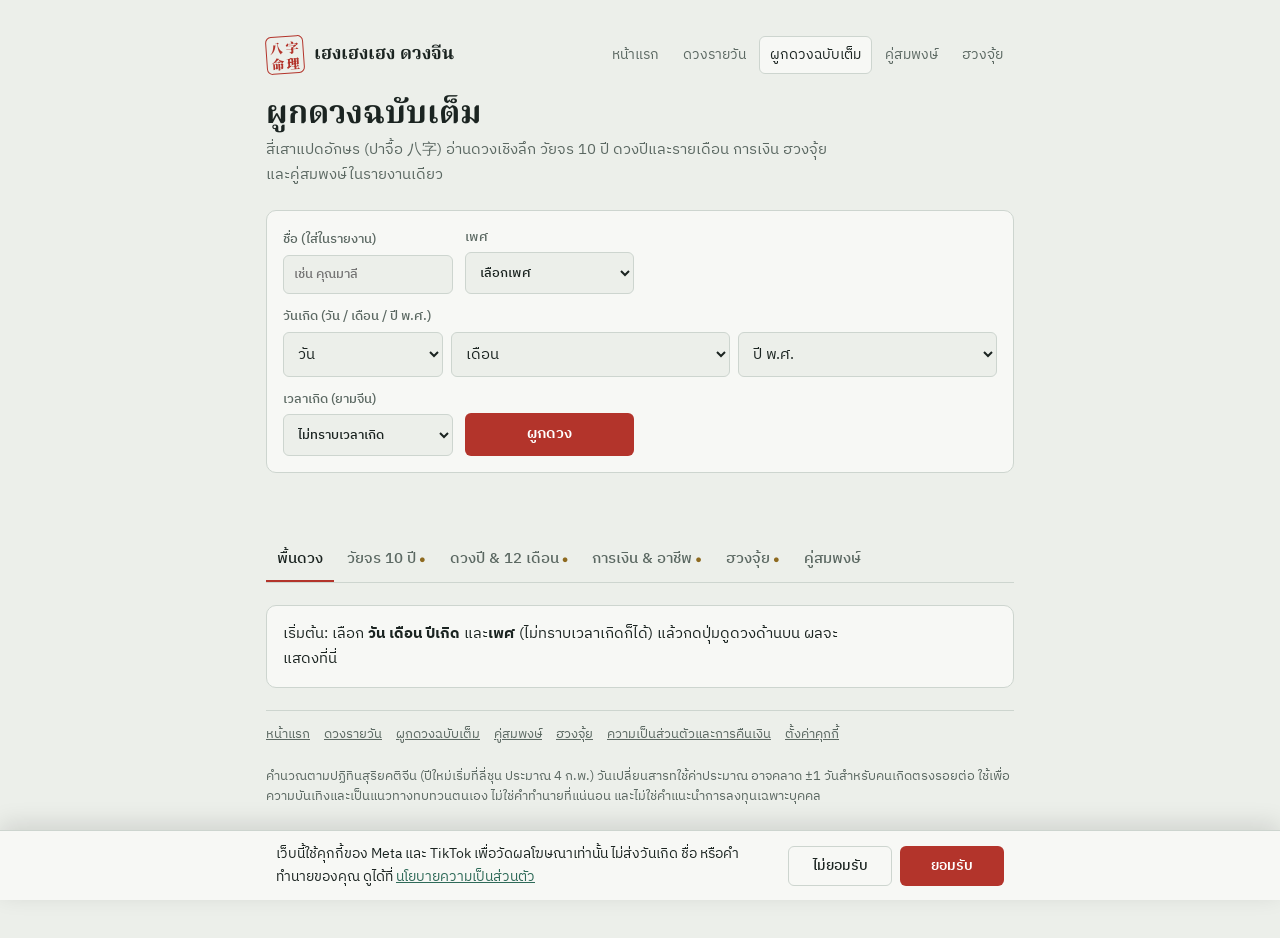
<file: site/chart.html>
<!DOCTYPE html>
<html lang="th">
<head>
<meta charset="UTF-8">
<meta name="viewport" content="width=device-width, initial-scale=1.0, viewport-fit=cover">
<title>ผูกดวงฉบับเต็ม | เฮงเฮงเฮง ดวงจีน</title>
<meta name="description" content="ผูกดวงสี่เสา (ปาจื้อ) ธาตุประจำตัว วัยจร 10 ปี ดวงปีและดวง 12 เดือนข้างหน้า การเงิน ฮวงจุ้ย และคู่สมพงษ์">
<meta property="og:title" content="ผูกดวงฉบับเต็ม | เฮงเฮงเฮง ดวงจีน">
<meta property="og:description" content="ผูกดวงสี่เสา (ปาจื้อ) ธาตุประจำตัว วัยจร 10 ปี ดวงปีและดวง 12 เดือนข้างหน้า การเงิน ฮวงจุ้ย และคู่สมพงษ์">
<link rel="preconnect" href="https://fonts.googleapis.com">
<link rel="stylesheet" href="https://fonts.googleapis.com/css2?family=Noto+Serif+TC:wght@500;900&family=Noto+Serif+Thai:wght@500;700&family=IBM+Plex+Sans+Thai:wght@400;500;600&display=swap">
<link rel="stylesheet" href="assets/style.css">
</head>
<body data-page="chart">
<div class="wrap">
  <header class="top">
    <a class="brand" href="index.html"><span class="seal sm" aria-hidden="true"><span>八</span><span>字</span><span>命</span><span>理</span></span>เฮงเฮงเฮง ดวงจีน</a>
    <nav class="main" aria-label="เมนูหลัก"><a href="index.html">หน้าแรก</a><a href="daily.html">ดวงรายวัน</a><a href="chart.html" aria-current="page">ผูกดวงฉบับเต็ม</a><a href="match.html">คู่สมพงษ์</a><a href="fengshui.html">ฮวงจุ้ย</a></nav>
  </header>
  <div class="pagehead"><h1>ผูกดวงฉบับเต็ม</h1><p>สี่เสาแปดอักษร (ปาจื้อ 八字) อ่านดวงเชิงลึก วัยจร 10 ปี ดวงปีและรายเดือน การเงิน ฮวงจุ้ย และคู่สมพงษ์ในรายงานเดียว</p></div>
  <form id="f">
    <label for="nm">ชื่อ (ใส่ในรายงาน)<input type="text" id="nm" maxlength="40" placeholder="เช่น คุณมาลี"></label>
    <label for="sex">เพศ<select id="sex"><option value="">เลือกเพศ</option><option value="f">หญิง</option><option value="m">ชาย</option></select></label>
    <fieldset class="dsel"><legend>วันเกิด (วัน / เดือน / ปี พ.ศ.)</legend><div class="dsel-row"><select id="bd-d" aria-label="วันที่เกิด"></select><select id="bd-m" aria-label="เดือนเกิด"></select><select id="bd-y" aria-label="ปีเกิด พ.ศ."></select></div></fieldset>
    <label for="bh">เวลาเกิด (ยามจีน)<select id="bh"></select></label>
    <button class="go" type="submit">ผูกดวง</button>
  </form>

  <div class="print-head" id="printHead"></div>
  <div class="pillars" id="pillars" aria-label="สี่เสาดวงชะตา"></div>
  <div class="toolbar"><span class="note" id="status"></span><button class="ghost" type="button" id="pdfBtn" hidden>บันทึกรายงาน PDF</button></div>
  <div class="tabs" role="tablist">
    <button role="tab" id="t-read" aria-selected="true" aria-controls="p-read">พื้นดวง</button>
    <button role="tab" id="t-luck" aria-selected="false" aria-controls="p-luck">วัยจร 10 ปี<span class="lk">●</span></button>
    <button role="tab" id="t-month" aria-selected="false" aria-controls="p-month">ดวงปี & 12 เดือน<span class="lk">●</span></button>
    <button role="tab" id="t-money" aria-selected="false" aria-controls="p-money">การเงิน & อาชีพ<span class="lk">●</span></button>
    <button role="tab" id="t-fs" aria-selected="false" aria-controls="p-fs">ฮวงจุ้ย<span class="lk">●</span></button>
    <button role="tab" id="t-match" aria-selected="false" aria-controls="p-match">คู่สมพงษ์</button>
  </div>
  <section class="panel" id="p-read" role="tabpanel" aria-labelledby="t-read"></section>
  <section class="panel" id="p-luck" role="tabpanel" aria-labelledby="t-luck" hidden></section>
  <section class="panel" id="p-month" role="tabpanel" aria-labelledby="t-month" hidden></section>
  <section class="panel" id="p-money" role="tabpanel" aria-labelledby="t-money" hidden></section>
  <section class="panel" id="p-fs" role="tabpanel" aria-labelledby="t-fs" hidden></section>
  <section class="panel" id="p-match" role="tabpanel" aria-labelledby="t-match" hidden>
    <form id="f2">
      <label for="nm2">ชื่ออีกฝ่าย (ไม่ใส่ก็ได้)<input type="text" id="nm2" maxlength="40" placeholder="เช่น คุณเอ"></label>
      <fieldset class="dsel"><legend>วันเกิดของอีกฝ่าย (วัน / เดือน / ปี พ.ศ.)</legend><div class="dsel-row"><select id="bd2-d" aria-label="วันที่เกิดของอีกฝ่าย"></select><select id="bd2-m" aria-label="เดือนเกิดของอีกฝ่าย"></select><select id="bd2-y" aria-label="ปีเกิดของอีกฝ่าย พ.ศ."></select></div></fieldset>
      <label for="sex2">เพศของอีกฝ่าย<select id="sex2"><option value="">เลือกเพศ</option><option value="f">หญิง</option><option value="m">ชาย</option></select></label>
      <label for="bh2">เวลาเกิดของอีกฝ่าย<select id="bh2"></select></label>
      <button class="go" type="submit">ดูคู่สมพงษ์</button>
    </form>
    <div id="matchOut" class="grid2"></div>
  </section>
  <footer class="sitefoot">
    <nav aria-label="ลิงก์ท้ายเว็บ"><a href="index.html">หน้าแรก</a><a href="daily.html">ดวงรายวัน</a><a href="chart.html">ผูกดวงฉบับเต็ม</a><a href="match.html">คู่สมพงษ์</a><a href="fengshui.html">ฮวงจุ้ย</a><a href="privacy.html">ความเป็นส่วนตัวและการคืนเงิน</a><a href="#" data-consent-open hidden>ตั้งค่าคุกกี้</a></nav>
    <p>คำนวณตามปฏิทินสุริยคติจีน (ปีใหม่เริ่มที่ลี่ชุน ประมาณ 4 ก.พ.) วันเปลี่ยนสารทใช้ค่าประมาณ อาจคลาด ±1 วันสำหรับคนเกิดตรงรอยต่อ ใช้เพื่อความบันเทิงและเป็นแนวทางทบทวนตนเอง ไม่ใช่คำทำนายที่แน่นอน และไม่ใช่คำแนะนำการลงทุนเฉพาะบุคคล</p>
    <p>ติดต่อ: <a href="https://line.me/R/ti/p/@113fdrol" target="_blank" rel="noopener">LINE @113fdrol</a> · <a href="https://www.facebook.com/hengdoungjeen" target="_blank" rel="noopener">Facebook เพจ</a></p>
  </footer>
</div>
<script src="assets/core.js"></script>
</body>
</html>
</file>
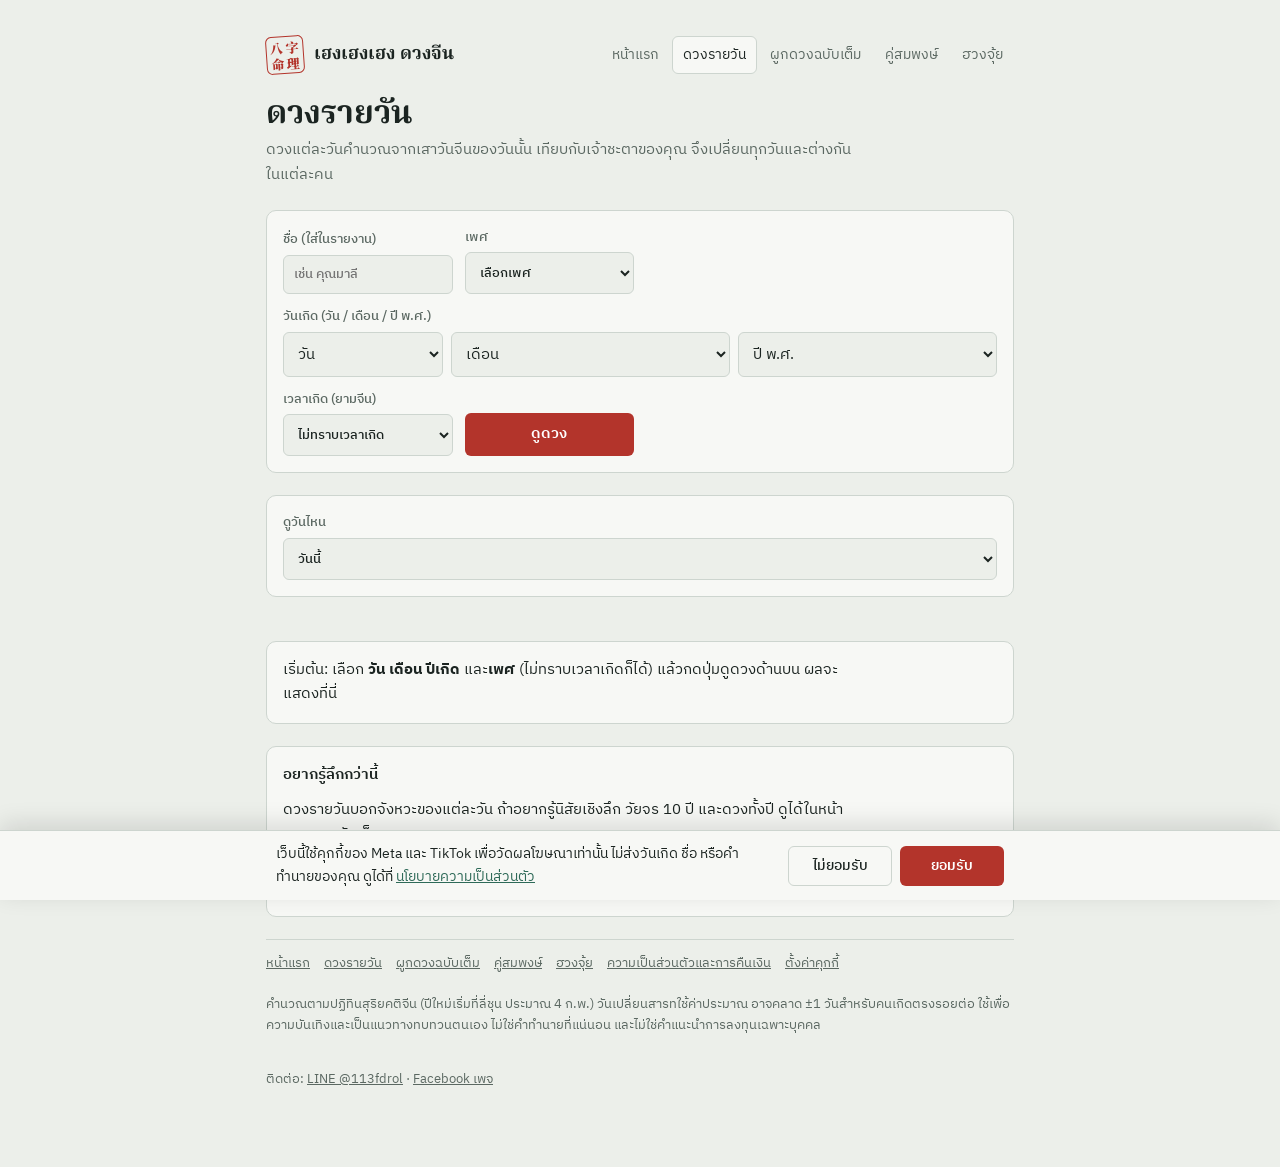
<file: site/daily.html>
<!DOCTYPE html>
<html lang="th">
<head>
<meta charset="UTF-8">
<meta name="viewport" content="width=device-width, initial-scale=1.0, viewport-fit=cover">
<title>ดวงรายวัน | เฮงเฮงเฮง ดวงจีน</title>
<meta name="description" content="ดวงวันนี้ พรุ่งนี้ และ 7 วันข้างหน้าตามดวงจีนแปดอักษรของคุณ พร้อมสีมงคลและช่วงเวลาดี">
<meta property="og:title" content="ดวงรายวัน | เฮงเฮงเฮง ดวงจีน">
<meta property="og:description" content="ดวงวันนี้ พรุ่งนี้ และ 7 วันข้างหน้าตามดวงจีนแปดอักษรของคุณ พร้อมสีมงคลและช่วงเวลาดี">
<link rel="preconnect" href="https://fonts.googleapis.com">
<link rel="stylesheet" href="https://fonts.googleapis.com/css2?family=Noto+Serif+TC:wght@500;900&family=Noto+Serif+Thai:wght@500;700&family=IBM+Plex+Sans+Thai:wght@400;500;600&display=swap">
<link rel="stylesheet" href="assets/style.css">
</head>
<body data-page="daily">
<div class="wrap">
  <header class="top">
    <a class="brand" href="index.html"><span class="seal sm" aria-hidden="true"><span>八</span><span>字</span><span>命</span><span>理</span></span>เฮงเฮงเฮง ดวงจีน</a>
    <nav class="main" aria-label="เมนูหลัก"><a href="index.html">หน้าแรก</a><a href="daily.html" aria-current="page">ดวงรายวัน</a><a href="chart.html">ผูกดวงฉบับเต็ม</a><a href="match.html">คู่สมพงษ์</a><a href="fengshui.html">ฮวงจุ้ย</a></nav>
  </header>
  <div class="pagehead"><h1>ดวงรายวัน</h1><p>ดวงแต่ละวันคำนวณจากเสาวันจีนของวันนั้น เทียบกับเจ้าชะตาของคุณ จึงเปลี่ยนทุกวันและต่างกันในแต่ละคน</p></div>
  <form id="f">
    <label for="nm">ชื่อ (ใส่ในรายงาน)<input type="text" id="nm" maxlength="40" placeholder="เช่น คุณมาลี"></label>
    <label for="sex">เพศ<select id="sex"><option value="">เลือกเพศ</option><option value="f">หญิง</option><option value="m">ชาย</option></select></label>
    <fieldset class="dsel"><legend>วันเกิด (วัน / เดือน / ปี พ.ศ.)</legend><div class="dsel-row"><select id="bd-d" aria-label="วันที่เกิด"></select><select id="bd-m" aria-label="เดือนเกิด"></select><select id="bd-y" aria-label="ปีเกิด พ.ศ."></select></div></fieldset>
    <label for="bh">เวลาเกิด (ยามจีน)<select id="bh"></select></label>
    <button class="go" type="submit">ดูดวง</button>
  </form>

  <div class="card dpick">
    <label for="dayPick">ดูวันไหน<select id="dayPick"><option value="today">วันนี้</option><option value="tomorrow">พรุ่งนี้</option><option value="pick">เลือกวันเอง</option></select></label>
    <fieldset class="dsel" id="ddWrap" hidden><legend>วันที่ต้องการดู</legend><div class="dsel-row"><select id="dd-d" aria-label="วันที่"></select><select id="dd-m" aria-label="เดือน"></select><select id="dd-y" aria-label="ปี พ.ศ."></select></div></fieldset>
  </div>
  <span class="note" id="status"></span>
  <section class="panel" id="p-daily"></section>
  <div class="card"><h3>อยากรู้ลึกกว่านี้</h3><p>ดวงรายวันบอกจังหวะของแต่ละวัน ถ้าอยากรู้นิสัยเชิงลึก วัยจร 10 ปี และดวงทั้งปี ดูได้ในหน้าผูกดวงฉบับเต็ม</p><div class="cta-row"><a class="go" href="chart.html">ผูกดวงฉบับเต็ม</a></div></div>
  <footer class="sitefoot">
    <nav aria-label="ลิงก์ท้ายเว็บ"><a href="index.html">หน้าแรก</a><a href="daily.html">ดวงรายวัน</a><a href="chart.html">ผูกดวงฉบับเต็ม</a><a href="match.html">คู่สมพงษ์</a><a href="fengshui.html">ฮวงจุ้ย</a><a href="privacy.html">ความเป็นส่วนตัวและการคืนเงิน</a><a href="#" data-consent-open hidden>ตั้งค่าคุกกี้</a></nav>
    <p>คำนวณตามปฏิทินสุริยคติจีน (ปีใหม่เริ่มที่ลี่ชุน ประมาณ 4 ก.พ.) วันเปลี่ยนสารทใช้ค่าประมาณ อาจคลาด ±1 วันสำหรับคนเกิดตรงรอยต่อ ใช้เพื่อความบันเทิงและเป็นแนวทางทบทวนตนเอง ไม่ใช่คำทำนายที่แน่นอน และไม่ใช่คำแนะนำการลงทุนเฉพาะบุคคล</p>
    <p>ติดต่อ: <a href="https://line.me/R/ti/p/@113fdrol" target="_blank" rel="noopener">LINE @113fdrol</a> · <a href="https://www.facebook.com/hengdoungjeen" target="_blank" rel="noopener">Facebook เพจ</a></p>
  </footer>
</div>
<script src="assets/core.js"></script>
</body>
</html>
</file>
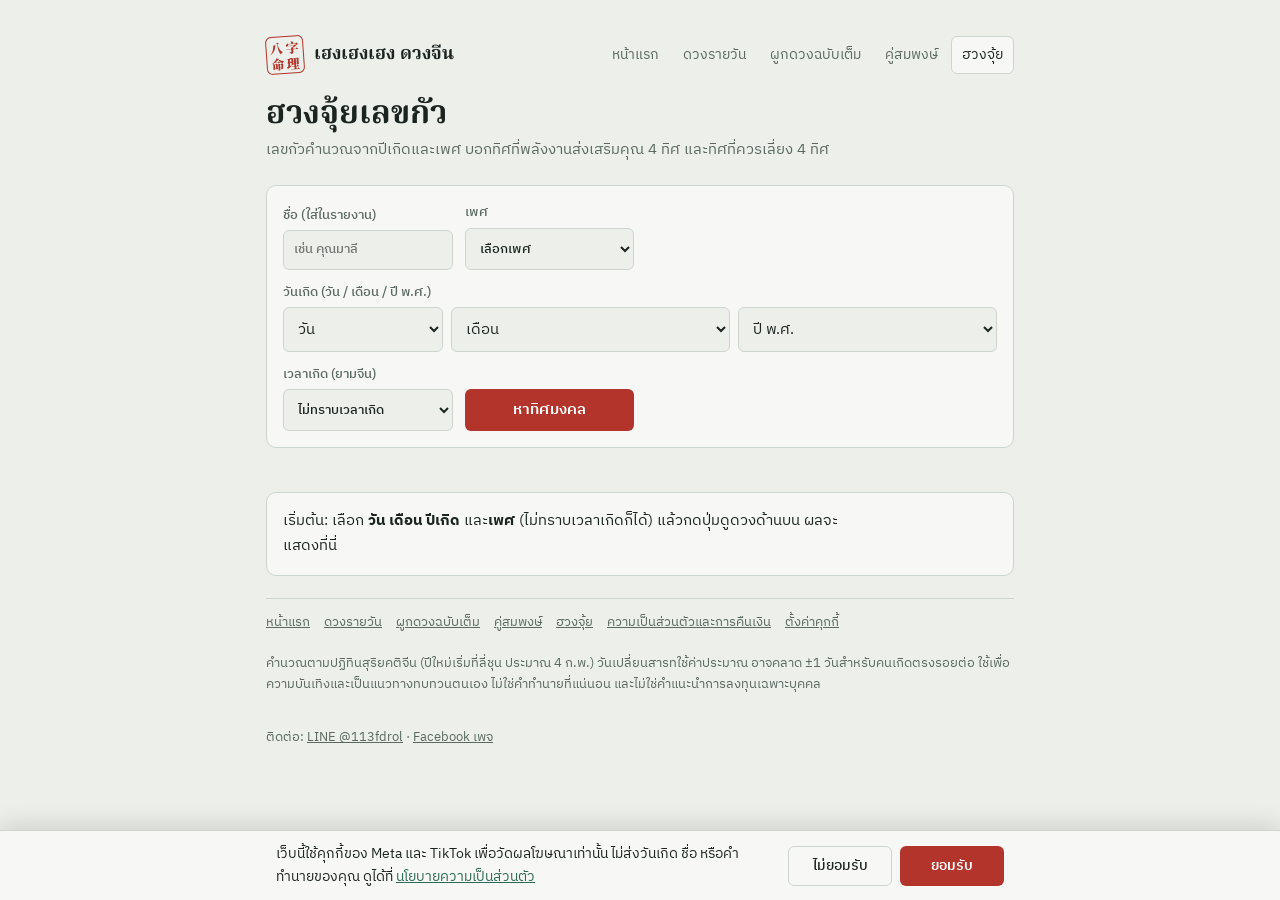
<file: site/fengshui.html>
<!DOCTYPE html>
<html lang="th">
<head>
<meta charset="UTF-8">
<meta name="viewport" content="width=device-width, initial-scale=1.0, viewport-fit=cover">
<title>ฮวงจุ้ยเลขกัว | เฮงเฮงเฮง ดวงจีน</title>
<meta name="description" content="หาเลขกัวและทิศมงคล 4 ทิศของคุณ วิธีหันโต๊ะทำงานและหัวเตียง และทิศพลังงานประจำปี">
<meta property="og:title" content="ฮวงจุ้ยเลขกัว | เฮงเฮงเฮง ดวงจีน">
<meta property="og:description" content="หาเลขกัวและทิศมงคล 4 ทิศของคุณ วิธีหันโต๊ะทำงานและหัวเตียง และทิศพลังงานประจำปี">
<link rel="preconnect" href="https://fonts.googleapis.com">
<link rel="stylesheet" href="https://fonts.googleapis.com/css2?family=Noto+Serif+TC:wght@500;900&family=Noto+Serif+Thai:wght@500;700&family=IBM+Plex+Sans+Thai:wght@400;500;600&display=swap">
<link rel="stylesheet" href="assets/style.css">
</head>
<body data-page="fengshui">
<div class="wrap">
  <header class="top">
    <a class="brand" href="index.html"><span class="seal sm" aria-hidden="true"><span>八</span><span>字</span><span>命</span><span>理</span></span>เฮงเฮงเฮง ดวงจีน</a>
    <nav class="main" aria-label="เมนูหลัก"><a href="index.html">หน้าแรก</a><a href="daily.html">ดวงรายวัน</a><a href="chart.html">ผูกดวงฉบับเต็ม</a><a href="match.html">คู่สมพงษ์</a><a href="fengshui.html" aria-current="page">ฮวงจุ้ย</a></nav>
  </header>
  <div class="pagehead"><h1>ฮวงจุ้ยเลขกัว</h1><p>เลขกัวคำนวณจากปีเกิดและเพศ บอกทิศที่พลังงานส่งเสริมคุณ 4 ทิศ และทิศที่ควรเลี่ยง 4 ทิศ</p></div>
  <form id="f">
    <label for="nm">ชื่อ (ใส่ในรายงาน)<input type="text" id="nm" maxlength="40" placeholder="เช่น คุณมาลี"></label>
    <label for="sex">เพศ<select id="sex"><option value="">เลือกเพศ</option><option value="f">หญิง</option><option value="m">ชาย</option></select></label>
    <fieldset class="dsel"><legend>วันเกิด (วัน / เดือน / ปี พ.ศ.)</legend><div class="dsel-row"><select id="bd-d" aria-label="วันที่เกิด"></select><select id="bd-m" aria-label="เดือนเกิด"></select><select id="bd-y" aria-label="ปีเกิด พ.ศ."></select></div></fieldset>
    <label for="bh">เวลาเกิด (ยามจีน)<select id="bh"></select></label>
    <button class="go" type="submit">หาทิศมงคล</button>
  </form>

  <span class="note" id="status"></span>
  <section class="panel" id="p-fs"></section>
  <footer class="sitefoot">
    <nav aria-label="ลิงก์ท้ายเว็บ"><a href="index.html">หน้าแรก</a><a href="daily.html">ดวงรายวัน</a><a href="chart.html">ผูกดวงฉบับเต็ม</a><a href="match.html">คู่สมพงษ์</a><a href="fengshui.html">ฮวงจุ้ย</a><a href="privacy.html">ความเป็นส่วนตัวและการคืนเงิน</a><a href="#" data-consent-open hidden>ตั้งค่าคุกกี้</a></nav>
    <p>คำนวณตามปฏิทินสุริยคติจีน (ปีใหม่เริ่มที่ลี่ชุน ประมาณ 4 ก.พ.) วันเปลี่ยนสารทใช้ค่าประมาณ อาจคลาด ±1 วันสำหรับคนเกิดตรงรอยต่อ ใช้เพื่อความบันเทิงและเป็นแนวทางทบทวนตนเอง ไม่ใช่คำทำนายที่แน่นอน และไม่ใช่คำแนะนำการลงทุนเฉพาะบุคคล</p>
    <p>ติดต่อ: <a href="https://line.me/R/ti/p/@113fdrol" target="_blank" rel="noopener">LINE @113fdrol</a> · <a href="https://www.facebook.com/hengdoungjeen" target="_blank" rel="noopener">Facebook เพจ</a></p>
  </footer>
</div>
<script src="assets/core.js"></script>
</body>
</html>
</file>
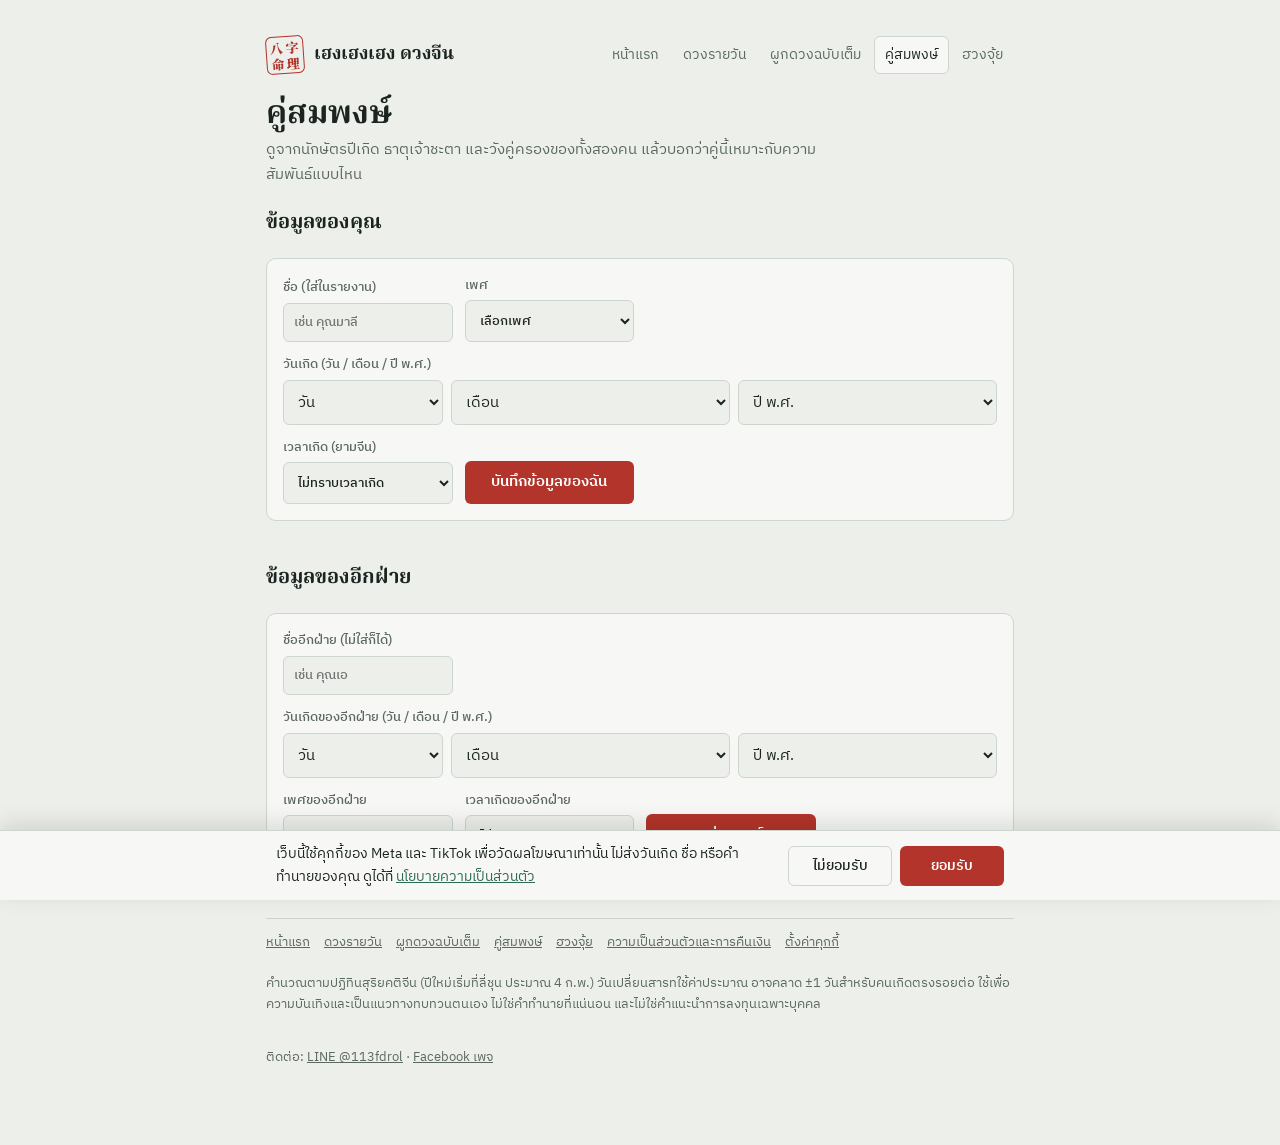
<file: site/match.html>
<!DOCTYPE html>
<html lang="th">
<head>
<meta charset="UTF-8">
<meta name="viewport" content="width=device-width, initial-scale=1.0, viewport-fit=cover">
<title>คู่สมพงษ์ | เฮงเฮงเฮง ดวงจีน</title>
<meta name="description" content="ดูคู่สมพงษ์ตามดวงจีน คู่นี้เหมาะเป็นคู่รัก หุ้นส่วนธุรกิจ ทีมงาน หัวหน้า–ลูกน้อง เพื่อน หรือครอบครัว">
<meta property="og:title" content="คู่สมพงษ์ | เฮงเฮงเฮง ดวงจีน">
<meta property="og:description" content="ดูคู่สมพงษ์ตามดวงจีน คู่นี้เหมาะเป็นคู่รัก หุ้นส่วนธุรกิจ ทีมงาน หัวหน้า–ลูกน้อง เพื่อน หรือครอบครัว">
<link rel="preconnect" href="https://fonts.googleapis.com">
<link rel="stylesheet" href="https://fonts.googleapis.com/css2?family=Noto+Serif+TC:wght@500;900&family=Noto+Serif+Thai:wght@500;700&family=IBM+Plex+Sans+Thai:wght@400;500;600&display=swap">
<link rel="stylesheet" href="assets/style.css">
</head>
<body data-page="match">
<div class="wrap">
  <header class="top">
    <a class="brand" href="index.html"><span class="seal sm" aria-hidden="true"><span>八</span><span>字</span><span>命</span><span>理</span></span>เฮงเฮงเฮง ดวงจีน</a>
    <nav class="main" aria-label="เมนูหลัก"><a href="index.html">หน้าแรก</a><a href="daily.html">ดวงรายวัน</a><a href="chart.html">ผูกดวงฉบับเต็ม</a><a href="match.html" aria-current="page">คู่สมพงษ์</a><a href="fengshui.html">ฮวงจุ้ย</a></nav>
  </header>
  <div class="pagehead"><h1>คู่สมพงษ์</h1><p>ดูจากนักษัตรปีเกิด ธาตุเจ้าชะตา และวังคู่ครองของทั้งสองคน แล้วบอกว่าคู่นี้เหมาะกับความสัมพันธ์แบบไหน</p></div>
  <h2>ข้อมูลของคุณ</h2>
  <form id="f">
    <label for="nm">ชื่อ (ใส่ในรายงาน)<input type="text" id="nm" maxlength="40" placeholder="เช่น คุณมาลี"></label>
    <label for="sex">เพศ<select id="sex"><option value="">เลือกเพศ</option><option value="f">หญิง</option><option value="m">ชาย</option></select></label>
    <fieldset class="dsel"><legend>วันเกิด (วัน / เดือน / ปี พ.ศ.)</legend><div class="dsel-row"><select id="bd-d" aria-label="วันที่เกิด"></select><select id="bd-m" aria-label="เดือนเกิด"></select><select id="bd-y" aria-label="ปีเกิด พ.ศ."></select></div></fieldset>
    <label for="bh">เวลาเกิด (ยามจีน)<select id="bh"></select></label>
    <button class="go" type="submit">บันทึกข้อมูลของฉัน</button>
  </form>

  <span class="note" id="status"></span>
  <h2>ข้อมูลของอีกฝ่าย</h2>
  <form id="f2">
    <label for="nm2">ชื่ออีกฝ่าย (ไม่ใส่ก็ได้)<input type="text" id="nm2" maxlength="40" placeholder="เช่น คุณเอ"></label>
    <fieldset class="dsel"><legend>วันเกิดของอีกฝ่าย (วัน / เดือน / ปี พ.ศ.)</legend><div class="dsel-row"><select id="bd2-d" aria-label="วันที่เกิดของอีกฝ่าย"></select><select id="bd2-m" aria-label="เดือนเกิดของอีกฝ่าย"></select><select id="bd2-y" aria-label="ปีเกิดของอีกฝ่าย พ.ศ."></select></div></fieldset>
      <label for="sex2">เพศของอีกฝ่าย<select id="sex2"><option value="">เลือกเพศ</option><option value="f">หญิง</option><option value="m">ชาย</option></select></label>
      <label for="bh2">เวลาเกิดของอีกฝ่าย<select id="bh2"></select></label>
    <button class="go" type="submit">ดูคู่สมพงษ์</button>
  </form>
  <div id="matchOut" class="grid2"></div>
  <footer class="sitefoot">
    <nav aria-label="ลิงก์ท้ายเว็บ"><a href="index.html">หน้าแรก</a><a href="daily.html">ดวงรายวัน</a><a href="chart.html">ผูกดวงฉบับเต็ม</a><a href="match.html">คู่สมพงษ์</a><a href="fengshui.html">ฮวงจุ้ย</a><a href="privacy.html">ความเป็นส่วนตัวและการคืนเงิน</a><a href="#" data-consent-open hidden>ตั้งค่าคุกกี้</a></nav>
    <p>คำนวณตามปฏิทินสุริยคติจีน (ปีใหม่เริ่มที่ลี่ชุน ประมาณ 4 ก.พ.) วันเปลี่ยนสารทใช้ค่าประมาณ อาจคลาด ±1 วันสำหรับคนเกิดตรงรอยต่อ ใช้เพื่อความบันเทิงและเป็นแนวทางทบทวนตนเอง ไม่ใช่คำทำนายที่แน่นอน และไม่ใช่คำแนะนำการลงทุนเฉพาะบุคคล</p>
    <p>ติดต่อ: <a href="https://line.me/R/ti/p/@113fdrol" target="_blank" rel="noopener">LINE @113fdrol</a> · <a href="https://www.facebook.com/hengdoungjeen" target="_blank" rel="noopener">Facebook เพจ</a></p>
  </footer>
</div>
<script src="assets/core.js"></script>
</body>
</html>
</file>
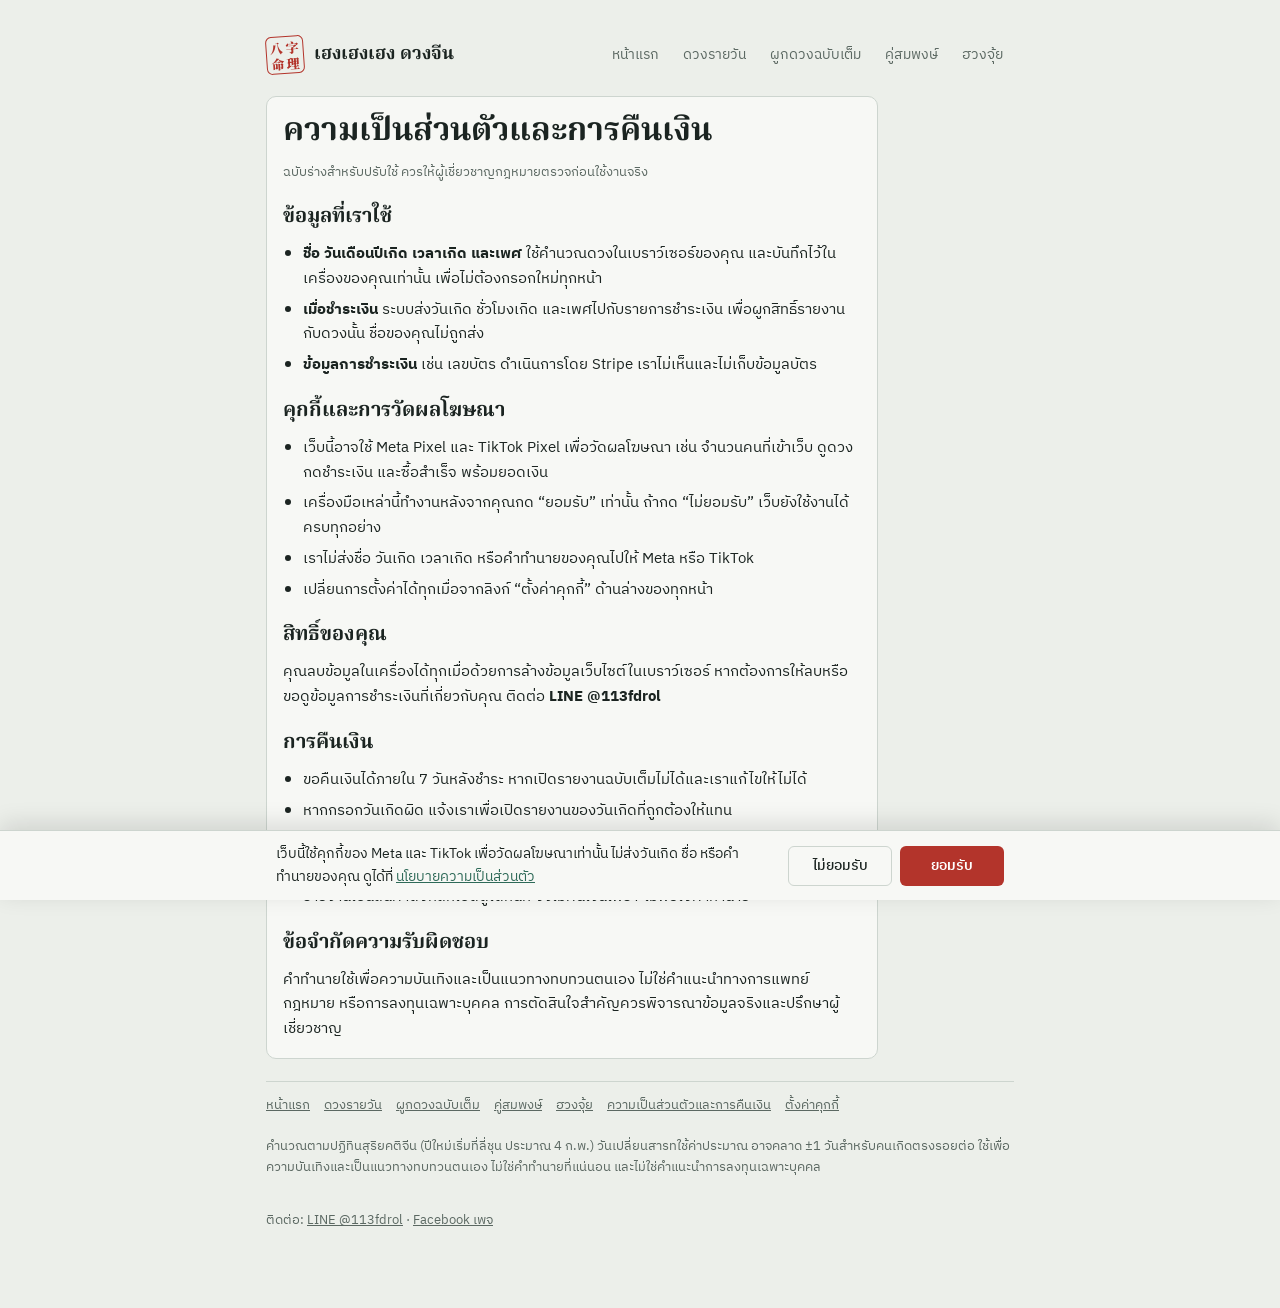
<file: site/privacy.html>
<!DOCTYPE html>
<html lang="th">
<head>
<meta charset="UTF-8">
<meta name="viewport" content="width=device-width, initial-scale=1.0, viewport-fit=cover">
<title>ความเป็นส่วนตัวและการคืนเงิน | เฮงเฮงเฮง ดวงจีน</title>
<meta name="description" content="นโยบายความเป็นส่วนตัว เงื่อนไขการคืนเงิน และข้อจำกัดความรับผิดชอบ">
<meta property="og:title" content="ความเป็นส่วนตัวและการคืนเงิน | เฮงเฮงเฮง ดวงจีน">
<meta property="og:description" content="นโยบายความเป็นส่วนตัว เงื่อนไขการคืนเงิน และข้อจำกัดความรับผิดชอบ">
<link rel="preconnect" href="https://fonts.googleapis.com">
<link rel="stylesheet" href="https://fonts.googleapis.com/css2?family=Noto+Serif+TC:wght@500;900&family=Noto+Serif+Thai:wght@500;700&family=IBM+Plex+Sans+Thai:wght@400;500;600&display=swap">
<link rel="stylesheet" href="assets/style.css">
</head>
<body data-page="privacy">
<div class="wrap">
  <header class="top">
    <a class="brand" href="index.html"><span class="seal sm" aria-hidden="true"><span>八</span><span>字</span><span>命</span><span>理</span></span>เฮงเฮงเฮง ดวงจีน</a>
    <nav class="main" aria-label="เมนูหลัก"><a href="index.html">หน้าแรก</a><a href="daily.html">ดวงรายวัน</a><a href="chart.html">ผูกดวงฉบับเต็ม</a><a href="match.html">คู่สมพงษ์</a><a href="fengshui.html">ฮวงจุ้ย</a></nav>
  </header>
  <div class="card prose">
    <h1>ความเป็นส่วนตัวและการคืนเงิน</h1>
    <p class="note">ฉบับร่างสำหรับปรับใช้ ควรให้ผู้เชี่ยวชาญกฎหมายตรวจก่อนใช้งานจริง</p>
    <h2>ข้อมูลที่เราใช้</h2>
    <ul class="list"><li><b>ชื่อ วันเดือนปีเกิด เวลาเกิด และเพศ</b> ใช้คำนวณดวงในเบราว์เซอร์ของคุณ และบันทึกไว้ในเครื่องของคุณเท่านั้น เพื่อไม่ต้องกรอกใหม่ทุกหน้า</li><li><b>เมื่อชำระเงิน</b> ระบบส่งวันเกิด ชั่วโมงเกิด และเพศไปกับรายการชำระเงิน เพื่อผูกสิทธิ์รายงานกับดวงนั้น ชื่อของคุณไม่ถูกส่ง</li><li><b>ข้อมูลการชำระเงิน</b> เช่น เลขบัตร ดำเนินการโดย Stripe เราไม่เห็นและไม่เก็บข้อมูลบัตร</li></ul>
    <h2>คุกกี้และการวัดผลโฆษณา</h2>
    <ul class="list"><li>เว็บนี้อาจใช้ Meta Pixel และ TikTok Pixel เพื่อวัดผลโฆษณา เช่น จำนวนคนที่เข้าเว็บ ดูดวง กดชำระเงิน และซื้อสำเร็จ พร้อมยอดเงิน</li><li>เครื่องมือเหล่านี้ทำงานหลังจากคุณกด “ยอมรับ” เท่านั้น ถ้ากด “ไม่ยอมรับ” เว็บยังใช้งานได้ครบทุกอย่าง</li><li>เราไม่ส่งชื่อ วันเกิด เวลาเกิด หรือคำทำนายของคุณไปให้ Meta หรือ TikTok</li><li>เปลี่ยนการตั้งค่าได้ทุกเมื่อจากลิงก์ “ตั้งค่าคุกกี้” ด้านล่างของทุกหน้า</li></ul>
    <h2>สิทธิ์ของคุณ</h2>
    <p>คุณลบข้อมูลในเครื่องได้ทุกเมื่อด้วยการล้างข้อมูลเว็บไซต์ในเบราว์เซอร์ หากต้องการให้ลบหรือขอดูข้อมูลการชำระเงินที่เกี่ยวกับคุณ ติดต่อ <b data-cfg="contact"></b></p>
    <h2>การคืนเงิน</h2>
    <ul class="list"><li>ขอคืนเงินได้ภายใน 7 วันหลังชำระ หากเปิดรายงานฉบับเต็มไม่ได้และเราแก้ไขให้ไม่ได้</li><li>หากกรอกวันเกิดผิด แจ้งเราเพื่อเปิดรายงานของวันเกิดที่ถูกต้องให้แทน</li><li>แพ็กดวงปีใช้ได้ 12 เดือนนับจากวันที่ชำระ (เปิดดูต่อได้อีก 1 เดือน) แพ็กชีวิตฉบับสมบูรณ์เปิดดูได้นาน 10 ปี และอัปเกรดจากแพ็กดวงปีได้โดยจ่ายส่วนต่าง</li><li>รายงานเป็นสินค้าดิจิทัลที่เปิดดูได้ทันที จึงไม่คืนเงินเพราะไม่พอใจคำทำนาย</li></ul>
    <h2>ข้อจำกัดความรับผิดชอบ</h2>
    <p>คำทำนายใช้เพื่อความบันเทิงและเป็นแนวทางทบทวนตนเอง ไม่ใช่คำแนะนำทางการแพทย์ กฎหมาย หรือการลงทุนเฉพาะบุคคล การตัดสินใจสำคัญควรพิจารณาข้อมูลจริงและปรึกษาผู้เชี่ยวชาญ</p>
  </div>
  <footer class="sitefoot">
    <nav aria-label="ลิงก์ท้ายเว็บ"><a href="index.html">หน้าแรก</a><a href="daily.html">ดวงรายวัน</a><a href="chart.html">ผูกดวงฉบับเต็ม</a><a href="match.html">คู่สมพงษ์</a><a href="fengshui.html">ฮวงจุ้ย</a><a href="privacy.html">ความเป็นส่วนตัวและการคืนเงิน</a><a href="#" data-consent-open hidden>ตั้งค่าคุกกี้</a></nav>
    <p>คำนวณตามปฏิทินสุริยคติจีน (ปีใหม่เริ่มที่ลี่ชุน ประมาณ 4 ก.พ.) วันเปลี่ยนสารทใช้ค่าประมาณ อาจคลาด ±1 วันสำหรับคนเกิดตรงรอยต่อ ใช้เพื่อความบันเทิงและเป็นแนวทางทบทวนตนเอง ไม่ใช่คำทำนายที่แน่นอน และไม่ใช่คำแนะนำการลงทุนเฉพาะบุคคล</p>
    <p>ติดต่อ: <a href="https://line.me/R/ti/p/@113fdrol" target="_blank" rel="noopener">LINE @113fdrol</a> · <a href="https://www.facebook.com/hengdoungjeen" target="_blank" rel="noopener">Facebook เพจ</a></p>
  </footer>
</div>
<script src="assets/core.js"></script>
</body>
</html>
</file>
<file: site/assets/style.css>
/* Layout: one reading column; four pillars as vertical ink tiles under a seal header; tabs switch report chapters; premium chapters show a lock card until unlocked */
:root{
  --paper:#ECEFEA; --sheet:#F7F8F5; --ink:#1B2421; --muted:#5B6862; --line:#CDD5CF;
  --cinnabar:#B3342B; --jade:#2E6A58; --gold:#8E6A20;
  --wood:#3F7F4E; --fire:#C0412F; --earth:#9A742A; --metal:#6E7882; --water:#2D5C8C;
  --f-display:"Noto Serif Thai","Noto Serif TC",Georgia,serif;
  --f-han:"Noto Serif TC","Noto Serif SC","Songti TC",serif;
  --f-body:"IBM Plex Sans Thai","Leelawadee UI",Tahoma,sans-serif;
}
@media (prefers-color-scheme:dark){:root:not([data-theme="light"]){
  --paper:#101614; --sheet:#18201D; --ink:#E5EAE5; --muted:#9AA8A1; --line:#2C3833;
  --cinnabar:#E0645A; --jade:#6DB59E; --gold:#D3AA5C;
  --wood:#77B987; --fire:#EE7563; --earth:#D3AE63; --metal:#B4BDC4; --water:#78A9DB; color-scheme:dark}}
:root[data-theme="dark"]{
  --paper:#101614; --sheet:#18201D; --ink:#E5EAE5; --muted:#9AA8A1; --line:#2C3833;
  --cinnabar:#E0645A; --jade:#6DB59E; --gold:#D3AA5C;
  --wood:#77B987; --fire:#EE7563; --earth:#D3AE63; --metal:#B4BDC4; --water:#78A9DB; color-scheme:dark}
*{box-sizing:border-box}
[hidden]{display:none!important}
body{background:var(--paper);color:var(--ink);font-family:var(--f-body);font-size:15px;line-height:1.65}
.wrap{max-width:780px;margin:0 auto;padding-inline:16px;padding-block:28px 56px;display:grid;gap:22px}
header{display:flex;gap:16px;align-items:center}
.seal{flex:none;width:58px;height:58px;border:2px solid var(--cinnabar);color:var(--cinnabar);border-radius:6px;display:grid;grid-template-columns:1fr 1fr;place-items:center;font-family:var(--f-han);font-weight:900;font-size:21px;line-height:1;padding:4px;transform:rotate(-4deg)}
h1{font-family:var(--f-display);font-size:clamp(24px,5vw,32px);line-height:1.2;margin:0;text-wrap:balance}
header p{margin:2px 0 0;color:var(--muted);font-size:14px}
form{background:var(--sheet);border:1px solid var(--line);border-radius:10px;padding:16px;display:grid;grid-template-columns:repeat(auto-fit,minmax(150px,1fr));gap:12px;align-items:end}
label{display:grid;gap:4px;font-size:13px;color:var(--muted);font-weight:500}
input[type=date],input[type=time],input[type=text],select{font:inherit;color:var(--ink);background:var(--paper);border:1px solid var(--line);border-radius:6px;padding:8px 10px;width:100%;min-width:0}
.chk{display:flex;gap:8px;align-items:center;color:var(--ink);font-size:14px;padding-bottom:9px}
button{font:inherit;cursor:pointer}
.go{background:var(--cinnabar);color:#fff;border:0;border-radius:6px;padding:9px 14px;font-weight:600}
.go:hover{filter:brightness(1.08)}
.ghost{background:none;border:1px solid var(--line);color:var(--ink);border-radius:6px;padding:7px 12px;font-weight:500}
:focus-visible{outline:2px solid var(--jade);outline-offset:2px}
.note{font-size:12.5px;color:var(--muted);margin:0}
.tag{display:inline-block;font-size:11px;letter-spacing:.06em;color:var(--gold);border:1px solid var(--gold);border-radius:99px;padding:0 8px;margin-left:6px;vertical-align:2px}

.pillars{display:grid;grid-template-columns:repeat(4,1fr);gap:10px}
.pillar{background:var(--sheet);border:1px solid var(--line);border-radius:10px;padding:10px 6px 12px;text-align:center;display:grid;gap:3px;min-width:0;align-content:start}
.pillar.dm{border-color:var(--cinnabar);box-shadow:0 0 0 1px var(--cinnabar) inset}
.pillar .cap{font-size:12px;color:var(--muted);letter-spacing:.04em}
.han{font-family:var(--f-han);font-weight:900;font-size:clamp(34px,9vw,52px);line-height:1.05}
.sub{font-size:12px;line-height:1.35}
.god{font-size:11.5px;color:var(--gold);min-height:1.3em;line-height:1.3}
.hidden-stems{border-top:1px dashed var(--line);margin-top:4px;padding-top:4px;font-size:11px;line-height:1.4;color:var(--muted)}
.hidden-stems b{font-family:var(--f-han);font-size:14px}
.pillar.off{opacity:.45}
.el-wood{color:var(--wood)}.el-fire{color:var(--fire)}.el-earth{color:var(--earth)}.el-metal{color:var(--metal)}.el-water{color:var(--water)}

.tabs{display:flex;gap:2px;border-bottom:1px solid var(--line);overflow-x:auto}
.tabs button{background:none;border:0;border-bottom:2px solid transparent;color:var(--muted);padding:8px 11px;font-weight:500;white-space:nowrap}
.tabs button[aria-selected=true]{color:var(--ink);border-bottom-color:var(--cinnabar)}
.tabs .lk{font-size:11px;color:var(--gold);margin-left:3px}
section.panel{display:grid;gap:18px}
h2{font-family:var(--f-display);font-size:20px;margin:0;line-height:1.3;text-wrap:balance}
h3{font-size:15px;margin:0;font-weight:600}
.card{background:var(--sheet);border:1px solid var(--line);border-radius:10px;padding:16px;display:grid;gap:10px;min-width:0;align-content:start}
.card p{margin:0;max-width:65ch}
.grid2{display:grid;grid-template-columns:repeat(auto-fit,minmax(260px,1fr));gap:14px}
.bars{display:grid;gap:8px}
.bar{display:grid;grid-template-columns:96px 1fr 28px;gap:10px;align-items:center;font-size:13.5px}
.track{height:10px;border-radius:5px;background:var(--line);overflow:hidden}
.fill{height:100%;border-radius:5px}
.num{font-variant-numeric:tabular-nums;text-align:right;color:var(--muted)}
.chips{display:flex;flex-wrap:wrap;gap:6px}
.chip{font-size:12.5px;border:1px solid var(--line);border-radius:99px;padding:2px 10px;background:var(--paper);white-space:nowrap}
.chip.good{border-color:var(--jade);color:var(--jade)}
.chip.bad{border-color:var(--cinnabar);color:var(--cinnabar)}
dl{display:grid;grid-template-columns:max-content 1fr;gap:6px 14px;margin:0;font-size:14px}
dt{color:var(--muted)}dd{margin:0;min-width:0}
.stars{color:var(--gold);letter-spacing:2px;font-size:16px}
table{width:100%;border-collapse:collapse;font-size:13.5px}
.tblwrap{overflow-x:auto}
th,td{text-align:left;padding:8px;border-bottom:1px solid var(--line);vertical-align:top}
th{font-weight:600;color:var(--muted);font-size:12px;letter-spacing:.04em;white-space:nowrap}
tr.me td{background:color-mix(in srgb,var(--cinnabar) 9%,transparent)}
.hanS{font-family:var(--f-han);font-weight:900;font-size:18px;white-space:nowrap}
.score{font-family:var(--f-han);font-size:46px;font-weight:900;line-height:1;color:var(--cinnabar);font-variant-numeric:tabular-nums}
.rate{display:inline-block;font-size:12px;font-weight:600;border-radius:4px;padding:1px 8px;white-space:nowrap;border:1px solid currentColor}
.r3{color:var(--jade)}.r2{color:var(--jade)}.r1{color:var(--muted)}.r0{color:var(--cinnabar)}
.lock{border:1.5px dashed var(--gold);background:var(--sheet);border-radius:10px;padding:18px;display:grid;gap:12px}
.lock ul{margin:0;padding-left:20px;display:grid;gap:2px}
.lock .row{display:flex;flex-wrap:wrap;gap:8px;align-items:center}
.lock .row input{flex:1 1 160px;width:auto}
.price{font-family:var(--f-display);font-size:22px;color:var(--gold);font-weight:700}
.msg{font-size:13px;min-height:1.2em;margin:0}
.msg.err{color:var(--cinnabar)}.msg.ok{color:var(--jade)}
.cta{border-left:3px solid var(--jade);padding:4px 0 4px 12px;font-size:14px}
.compass{display:grid;grid-template-columns:repeat(3,1fr);gap:6px;max-width:360px}
.compass div{border:1px solid var(--line);border-radius:6px;padding:6px 4px;text-align:center;font-size:12px;line-height:1.35;min-height:62px;display:grid;align-content:center}
.compass .g{border-color:var(--jade);color:var(--jade)}
.compass .b{border-color:var(--cinnabar);color:var(--cinnabar)}
.compass .c{font-family:var(--f-han);font-size:26px;font-weight:900;color:var(--ink)}
.compass small{display:block;color:var(--muted);font-size:10.5px}
.toolbar{display:flex;flex-wrap:wrap;gap:8px;align-items:center;justify-content:space-between}
.print-head{display:none}
.list{margin:0;padding-left:20px;display:grid;gap:6px}
.list li.dim{color:var(--muted)}
.lrow{display:flex;flex-wrap:wrap;gap:8px 12px;align-items:center}
.card.now{border-color:var(--cinnabar)}
section.panel>h2{margin-top:6px}
.dsel{grid-column:1/-1;border:0;margin:0;padding:0;min-width:0}
.dsel legend{font-size:13px;color:var(--muted);font-weight:500;padding:0;margin-bottom:4px}
.dsel-row{display:grid;grid-template-columns:minmax(64px,.8fr) minmax(110px,1.4fr) minmax(110px,1.3fr);gap:8px}
.dircard{display:grid;gap:6px}
.dircard .dh{display:flex;flex-wrap:wrap;gap:6px 10px;align-items:baseline}
.dircard .dn{font-family:var(--f-display);font-size:18px;font-weight:700}
.dircard.g .dn{color:var(--jade)}.dircard.b .dn{color:var(--cinnabar)}
.steps{margin:0;padding-left:22px;display:grid;gap:6px}
.rtype{display:grid;grid-template-columns:minmax(120px,max-content) auto 1fr;gap:4px 12px;align-items:baseline;padding-block:8px;border-bottom:1px solid var(--line)}
.rtype:last-child{border-bottom:0}
.rtype .stars{font-size:14px;white-space:nowrap}
@media (max-width:520px){.rtype{grid-template-columns:1fr auto}.rtype p{grid-column:1/-1}}
footer{font-size:12px;color:var(--muted);border-top:1px solid var(--line);padding-top:12px}
@media (max-width:460px){.pillars{gap:6px}.pillar{padding:8px 2px}.sub{font-size:11px}.bar{grid-template-columns:80px 1fr 24px}}
@media (prefers-reduced-motion:no-preference){.han{transition:transform .25s}.pillar:hover .han{transform:translateY(-2px)}}
@media print{
  body{background:#fff;color:#000;font-size:12px}
  #f,.tabs,.toolbar,.lock,#exnote,#f2{display:none!important}
  section.panel[hidden]{display:grid!important}
  section.panel{break-before:page}
  #p-read{break-before:auto}
  .card,.pillar{break-inside:avoid;border-color:#bbb}
  .print-head{display:block;margin-bottom:6px}
}
/* ---- multi-page shell ---- */
a{color:var(--jade)}
.top{display:flex;flex-wrap:wrap;gap:10px 16px;align-items:center;justify-content:space-between}
.brand{display:flex;gap:10px;align-items:center;text-decoration:none;color:var(--ink);font-family:var(--f-display);font-weight:700;font-size:18px}
.seal.sm{width:38px;height:38px;font-size:13px;padding:2px;border-width:1.5px}
nav.main{display:flex;flex-wrap:wrap;gap:2px;min-width:0;max-width:100%}
nav.main a{white-space:nowrap;text-decoration:none;color:var(--muted);padding:6px 10px;border-radius:6px;font-size:14px;border:1px solid transparent}
nav.main a:hover{color:var(--ink)}
nav.main a[aria-current=page]{color:var(--ink);background:var(--sheet);border-color:var(--line)}
.pagehead{display:grid;gap:4px}
.pagehead p{margin:0;color:var(--muted);max-width:65ch}
.hero{display:grid;gap:14px;padding-block:18px 6px}
.hero h1{font-size:clamp(28px,6.5vw,44px);line-height:1.2}
.hero p{margin:0;font-size:16px;max-width:60ch;color:var(--muted)}
.cta-row{display:flex;flex-wrap:wrap;gap:10px}
a.go,a.ghost{text-decoration:none;display:inline-block}
a.go{color:#fff}
.feature-grid{display:grid;grid-template-columns:repeat(auto-fit,minmax(220px,1fr));gap:14px}
.feature-grid .card h3 a{color:var(--ink);text-decoration:none}
.feature-grid .card h3 a:hover{color:var(--cinnabar)}
.kicker{font-size:12px;letter-spacing:.08em;color:var(--gold);font-weight:600}
.dpick{display:flex;flex-wrap:wrap;gap:10px;align-items:end}
.dpick label{flex:1 1 160px}
.dpick .dsel{flex:2 1 280px;grid-column:auto}
.sitefoot{display:grid;gap:8px;font-size:12.5px;color:var(--muted);border-top:1px solid var(--line);padding-top:14px}
.sitefoot nav{display:flex;flex-wrap:wrap;gap:6px 14px}
.sitefoot a{color:var(--muted)}
.prose{display:grid;gap:12px;max-width:68ch}
.prose h2{margin-top:8px}
.prose p,.prose ul{margin:0}
@media print{.top,.sitefoot nav{display:none!important}}
.ptable th,.ptable td{text-align:center}
.ptable th:first-child,.ptable td:first-child{text-align:left}
.ptable thead th{font-size:13px;color:var(--ink);vertical-align:bottom}
.ptable .price{font-size:18px}
.lock .row .go{flex:0 1 auto}
/* ---- cookie consent ---- */
.consent{position:fixed;left:0;right:0;bottom:0;z-index:20;background:var(--sheet);border-top:1px solid var(--line);box-shadow:0 -6px 24px rgba(0,0,0,.12);padding:12px 16px calc(12px + env(safe-area-inset-bottom,0px));display:flex;flex-wrap:wrap;gap:10px 16px;align-items:center;justify-content:center;font-size:13.5px}
.consent p{margin:0;max-width:62ch}
.consent-btns{display:flex;gap:8px}
.consent-btns button{min-width:104px}
@media print{.consent{display:none!important}}
/* ---- share card ---- */
.share-modal{position:fixed;inset:0;z-index:30;background:rgba(0,0,0,.6);display:grid;place-items:center;padding:16px}
.share-box{background:var(--sheet);border-radius:12px;padding:14px;display:grid;gap:10px;max-width:360px;width:100%;max-height:100%;overflow:auto}
.share-box img{width:100%;border-radius:8px;display:block}
.row{display:flex;flex-wrap:wrap;gap:8px;align-items:center}

.confirm-box{max-width:420px}
.confirm-box h3{margin:0}
.confirm-box .card{margin:0}
</file>
